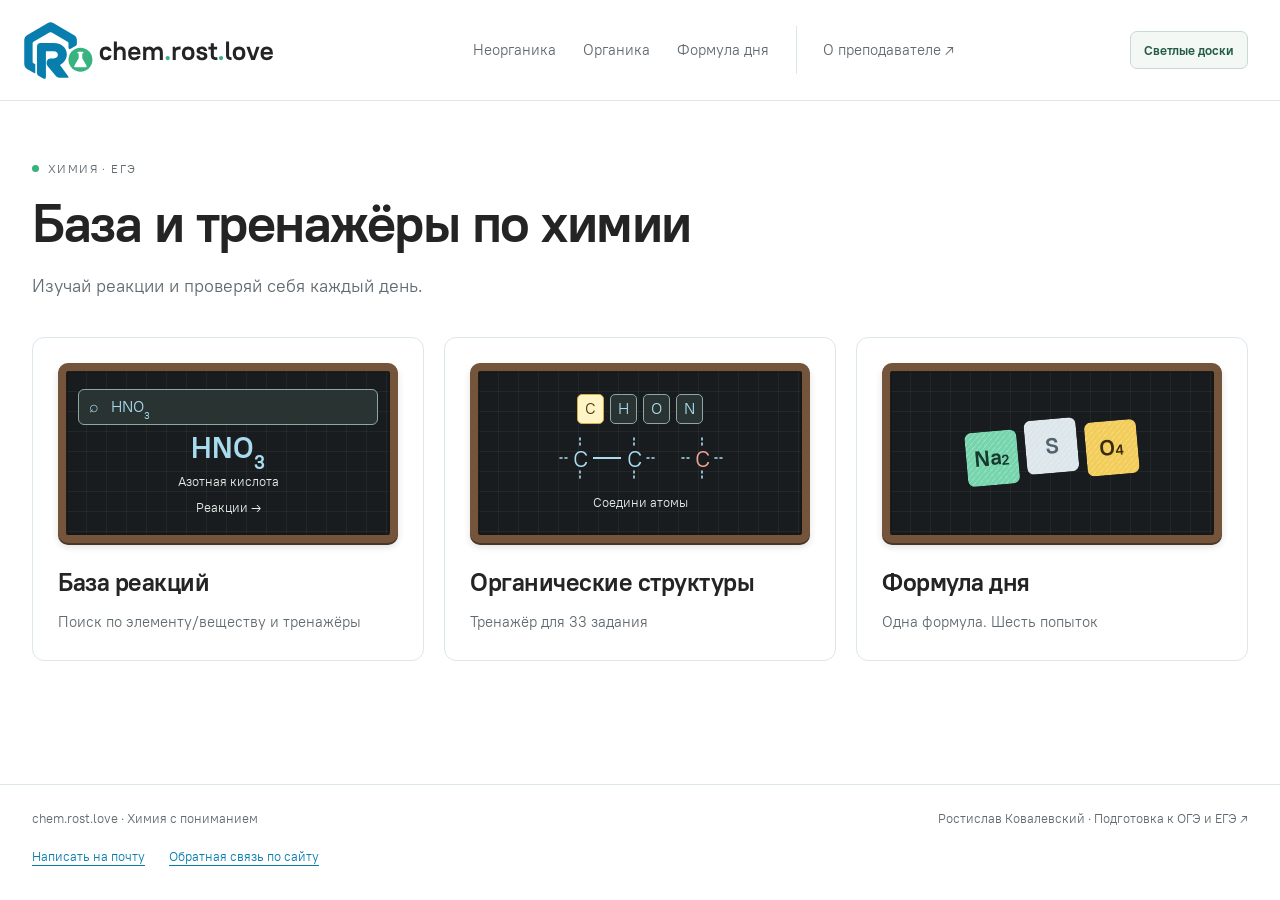
<file: index.html>
<!doctype html>
<html lang="ru">
<head>
  <meta charset="utf-8">
  <meta name="viewport" content="width=device-width, initial-scale=1">
  <meta name="theme-color" content="#087eaf">
  <meta name="description" content="База неорганических реакций, тренажёр органических структур и ежедневная игра «Формула дня». Материалы для подготовки к ЕГЭ по химии от Ростислава Ковалевского.">
  <link rel="canonical" href="https://chem.rost.love/">
  <title>Химия · База реакций и тренажёры · chem.rost.love</title>
  <link rel="icon" href="/logo/chem/favicon.ico" sizes="any">
  <link rel="icon" type="image/png" sizes="32x32" href="/logo/chem/icon-32.png">
  <link rel="icon" type="image/svg+xml" href="/logo/chem/favicon.svg">
  <link rel="apple-touch-icon" sizes="180x180" href="/logo/chem/apple-touch-icon.png">
  <link rel="manifest" href="/logo/chem/site.webmanifest">
  <link rel="stylesheet" href="/home.css?v=20261025-art2">
  <script src="/home.js?v=20261025-home1"></script>
<link rel="stylesheet" href="/header-layout.css?v=20261026-alignment"><link rel="stylesheet" href="/contact-links.css?v=20261031"><link rel="stylesheet" href="/board-theme.css?v=20261107-homeboards2"><script src="/chalk-ui.js?v=20261107-feedback"></script></head>
<body>
  <a class="skip-link" href="#main">К содержимому</a>
  <header class="site-header">
    <div class="header-inner">
      <a class="site-logo" href="/" aria-label="chem.rost.love — главная"><img src="/logo/chem/logo-horizontal.svg" width="585" height="168" alt="chem.rost.love" fetchpriority="high"></a>
      <nav class="home-nav" aria-label="Основная навигация">
        <a href="/inorganic">Неорганика</a><a href="/organic/structures">Органика</a><a href="/fordle">Формула дня</a>
        <a class="teacher-link" href="https://rost.love/">О преподавателе <span aria-hidden="true">↗</span></a>
      </nav>
    </div>
  </header>
  <main class="home-main" id="main" tabindex="-1">
    <div class="home-intro">
      <div class="home-eyebrow">Химия · ЕГЭ</div>
      <h1>База и тренажёры по химии</h1>
      <p>Изучай реакции и проверяй себя каждый день.</p>
    </div>
    <section class="home-grid" aria-label="Материалы и тренажёры">
<a class="material-card" href="/inorganic/" aria-label="База реакций">
<div class="card-art home-tool chalkboard" aria-hidden="true"><div class="mini-search">⌕ &nbsp; HNO<sub>3</sub></div><div class="cuo">HNO<sub>3</sub></div><div class="caption">Азотная кислота</div><div class="caption">Реакции →</div></div>
<h2>База реакций</h2><p class="card-description">Поиск по элементу/веществу и тренажёры</p></a>
<a class="material-card" href="/organic/structures/" aria-label="Органические структуры">
<div class="card-art home-tool chalkboard" aria-hidden="true"><div class="atom-row"><span>C</span><span>H</span><span>O</span><span>N</span></div><svg class="molecule" viewBox="0 0 194 58" aria-hidden="true">
  <path d="M50 29H78" fill="none" stroke="currentColor" stroke-width="2"/>
  <path class="molecule-stubs" d="M24 29H15 M37 16V7 M37 42V51 M104 29H113 M91 16V7 M91 42V51 M146 29H137 M172 29H181 M159 16V7 M159 42V51"
    fill="none" stroke="currentColor" stroke-width="1.6" stroke-dasharray="2 3" stroke-linecap="round"/>
  <g fill="currentColor" text-anchor="middle" dominant-baseline="central" font-size="23">
    <text x="37" y="29">C</text><text x="91" y="29">C</text><text class="molecule-loose" x="159" y="29">C</text>
  </g>
</svg><div class="caption">Соедини атомы</div></div>
<h2>Органические структуры</h2><p class="card-description">Тренажёр для 33 задания</p></a>
<a class="material-card" href="/fordle/" aria-label="Формула дня">
<div class="card-art chalkboard" aria-hidden="true"><div class="wordle-tiles"><span>Na<sub>2</sub></span><span>S</span><span>O<sub>4</sub></span></div></div>
<h2>Формула дня</h2><p class="card-description">Одна формула. Шесть попыток</p></a>
</section>
  </main>
  <footer class="home-footer"><span>chem.rost.love · Химия с пониманием</span><a href="https://rost.love/">Ростислав Ковалевский · Подготовка к ОГЭ и ЕГЭ <span aria-hidden="true">↗</span></a><nav class="footer-contacts" aria-label="Контакты"><a href="mailto:mail@rost.love">Написать на почту</a><a href="mailto:feedback@rost.love">Обратная связь по сайту</a></nav></footer>
</body>
</html>
</file>
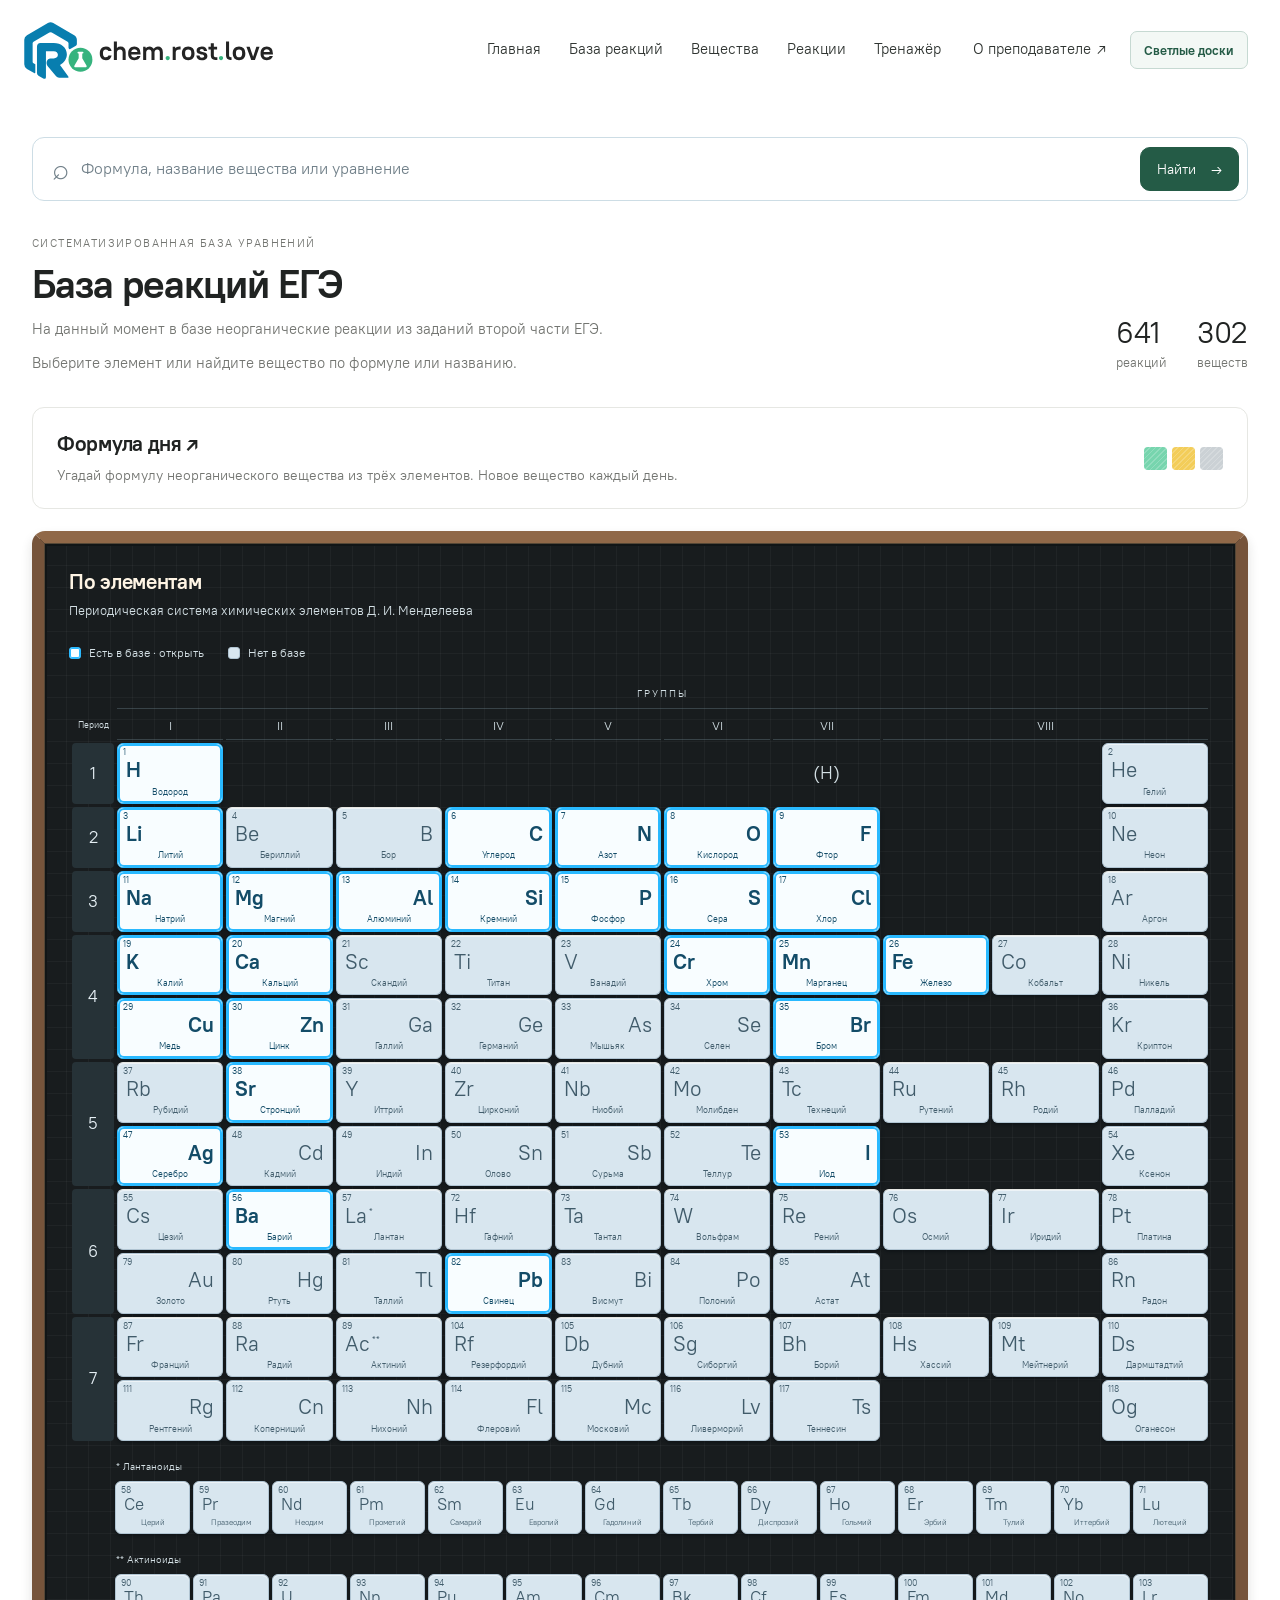
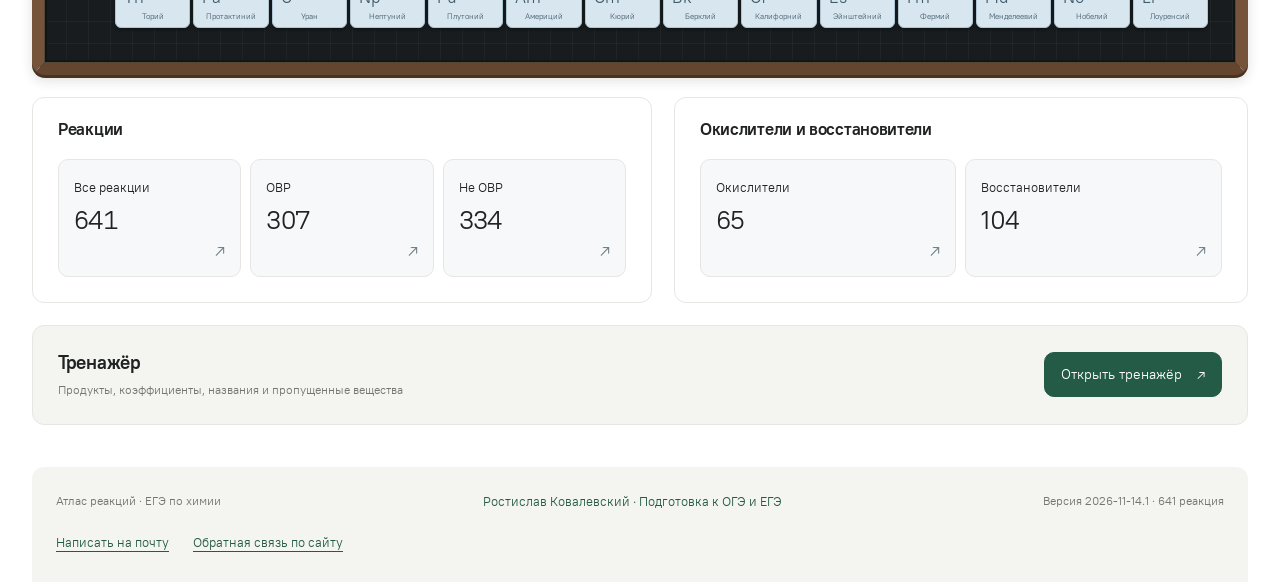
<file: fordle/index.html>
<!doctype html>
<html lang="ru">
<head>
  <meta charset="utf-8">
  <meta name="viewport" content="width=device-width, initial-scale=1">
  <meta name="theme-color" content="#087eaf">
  <meta name="description" content="Угадай формулу неорганического вещества из трёх элементов. Новое вещество каждый день.">
  <link rel="canonical" href="https://chem.rost.love/fordle">
  <title>Формула дня · ЕГЭ по химии</title>
  <link rel="icon" href="/logo/wordle/favicon.ico" sizes="any">
  <link rel="icon" type="image/png" sizes="32x32" href="/logo/wordle/icon-32.png">
  <link rel="icon" type="image/svg+xml" href="/logo/wordle/favicon.svg">
  <link rel="apple-touch-icon" sizes="180x180" href="/logo/wordle/apple-touch-icon.png">
  <link rel="manifest" href="/logo/wordle/site.webmanifest">
  <link rel="stylesheet" href="/logo.css?v=20261025-aligned">
  <link rel="stylesheet" href="/styles.css?v=20261025-inline-alternatives">
  <link rel="stylesheet" href="/trainer.css?v=20261023-trainer2">
  <link rel="stylesheet" href="/rost-theme.css?v=20261024-aligned">
  <script src="/data.js?v=20261114-reserve" defer></script>
  <script src="/periodic.js" defer></script>
  <script src="/trainer-engine.js?v=20261107-approved" defer></script>
  <script src="/trainer.js?v=20261107-approved" defer></script>
  <link rel="stylesheet" href="/wordle.css?v=20261025-mobile-fixes">
  <script src="/wordle-engine.js?v=20261024-1" defer></script>
  <script src="/wordle-data.js?v=20261104-ege-addition" defer></script>
  <script src="/wordle-sharing.js?v=20261025-share1" defer></script>
  <script src="/wordle.js?v=20261107-feedback" defer></script>
  <script src="/app.js?v=20261026-fordle" defer></script>
<link rel="stylesheet" href="/header-layout.css?v=20261026-alignment"><link rel="stylesheet" href="/contact-links.css?v=20261031"><link rel="stylesheet" href="/chalk.css?v=20261107-layout2"><script src="/chalk-ui.js?v=20261107-feedback"></script><link rel="stylesheet" href="/board-theme.css?v=20261107-feedback2"></head>
<body>
  <a class="skip-link" href="#main">К содержимому</a>
  <header class="site-header">
    <div class="header-inner">
      <a class="brand site-logo" href="/" aria-label="chem.rost.love — главная"><img src="/logo/chem/logo-horizontal.svg" width="585" height="168" alt="chem.rost.love" fetchpriority="high"></a>
      <nav class="top-nav" aria-label="Основная навигация"><a href="/">Главная</a><a href="/inorganic/">База реакций</a><a href="/inorganic/#/substances" data-nav="substances">Вещества</a><a href="/inorganic/#/reactions" data-nav="reactions">Реакции</a><a href="/inorganic/#/trainer" data-nav="trainer">Тренажёр</a><a class="teacher-link" href="https://rost.love/">О преподавателе <span aria-hidden="true">↗</span></a></nav>
    </div>
  </header>
  <div class="page-wrap">
    <div class="search-shell" id="search-shell">
      <form id="global-search" role="search"><label class="sr-only" for="query">Поиск по формулам, названиям и уравнениям</label><span class="search-icon" aria-hidden="true">⌕</span><input id="query" placeholder="Формула, название вещества или уравнение" autocomplete="off" aria-controls="search-suggestions"><button type="submit" class="button primary">Найти <span aria-hidden="true">→</span></button></form>
      <div id="search-suggestions" class="suggestions" hidden></div>
    </div>
    <main id="main" tabindex="-1"></main>
    <footer class="site-footer"><span>Атлас реакций · ЕГЭ по химии</span><a class="teacher-credit" href="https://rost.love/">Ростислав Ковалевский · Подготовка к ОГЭ и ЕГЭ</a><span id="dataset-label"></span><nav class="footer-contacts" aria-label="Контакты"><a href="mailto:mail@rost.love">Написать на почту</a><a href="mailto:feedback@rost.love">Обратная связь по сайту</a></nav></footer>
  </div>
  <div id="toast" class="toast" role="status" hidden></div>
</body>
</html>
</file>
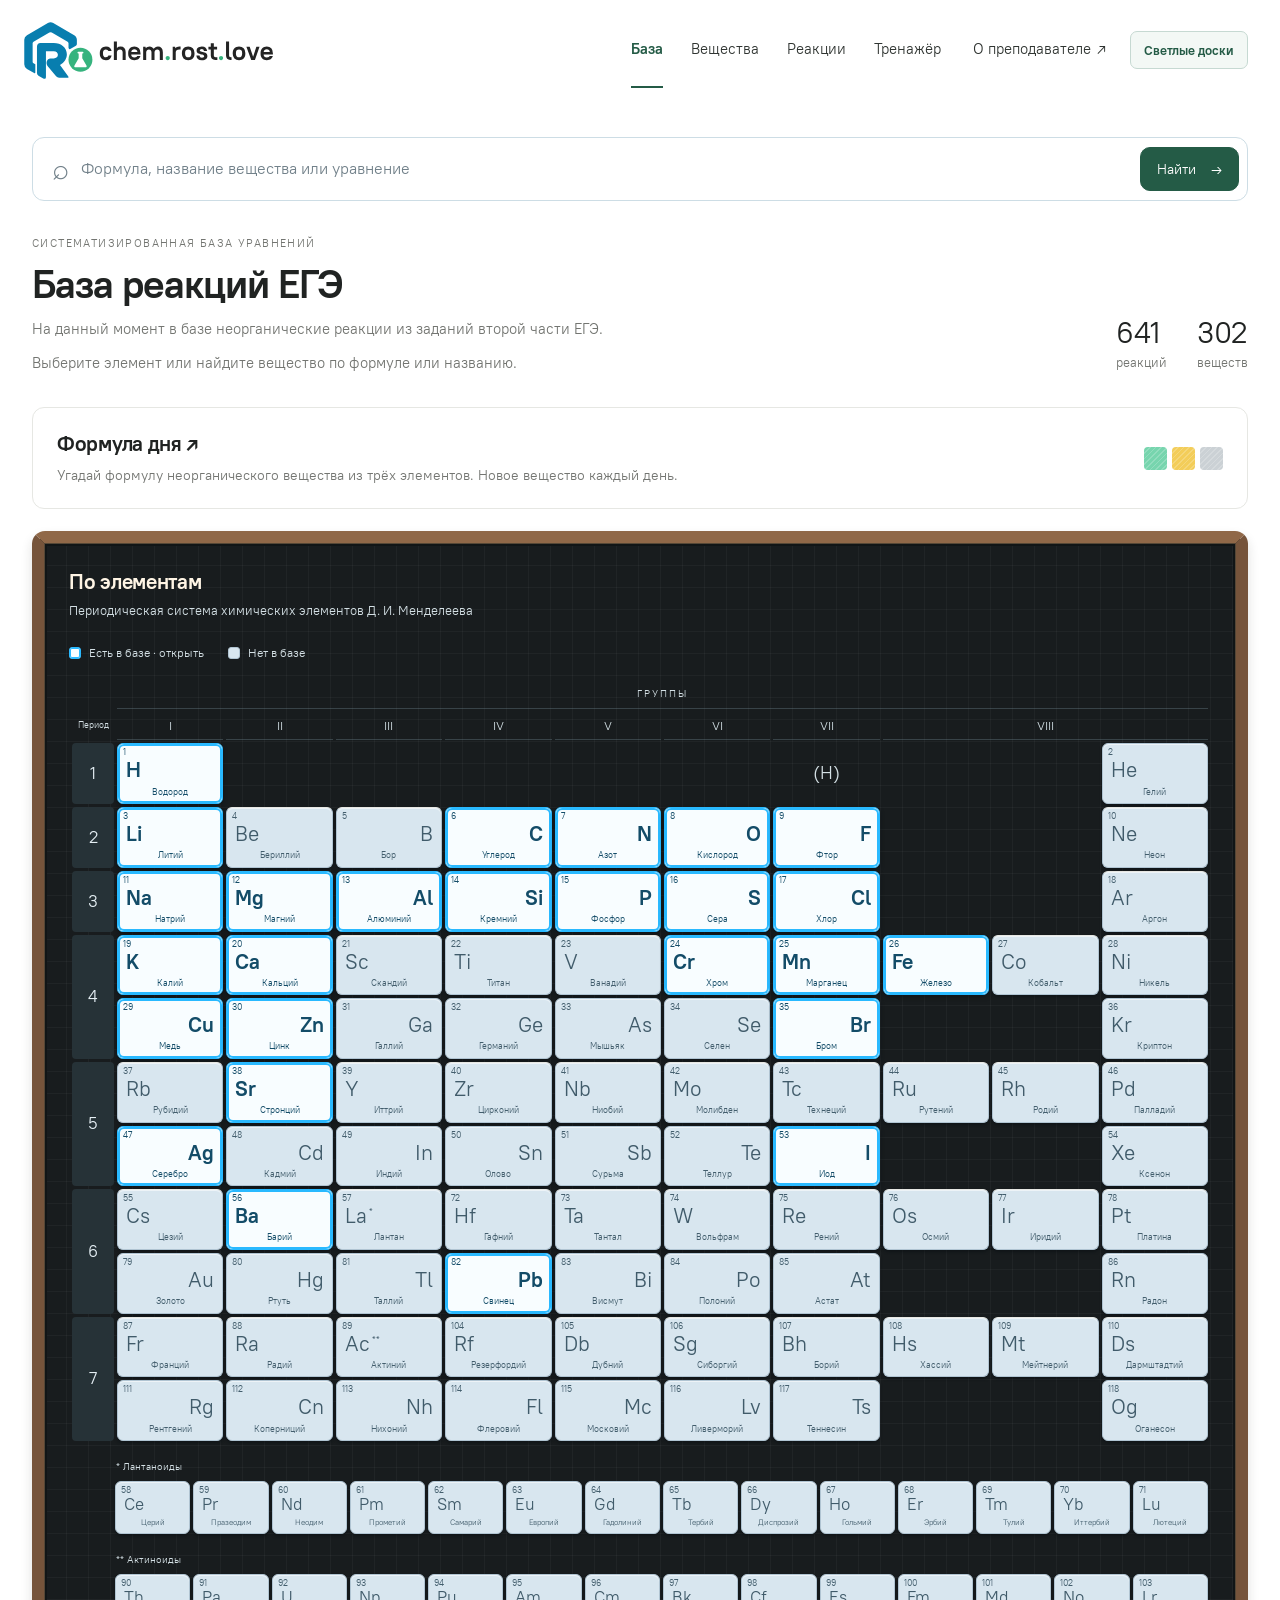
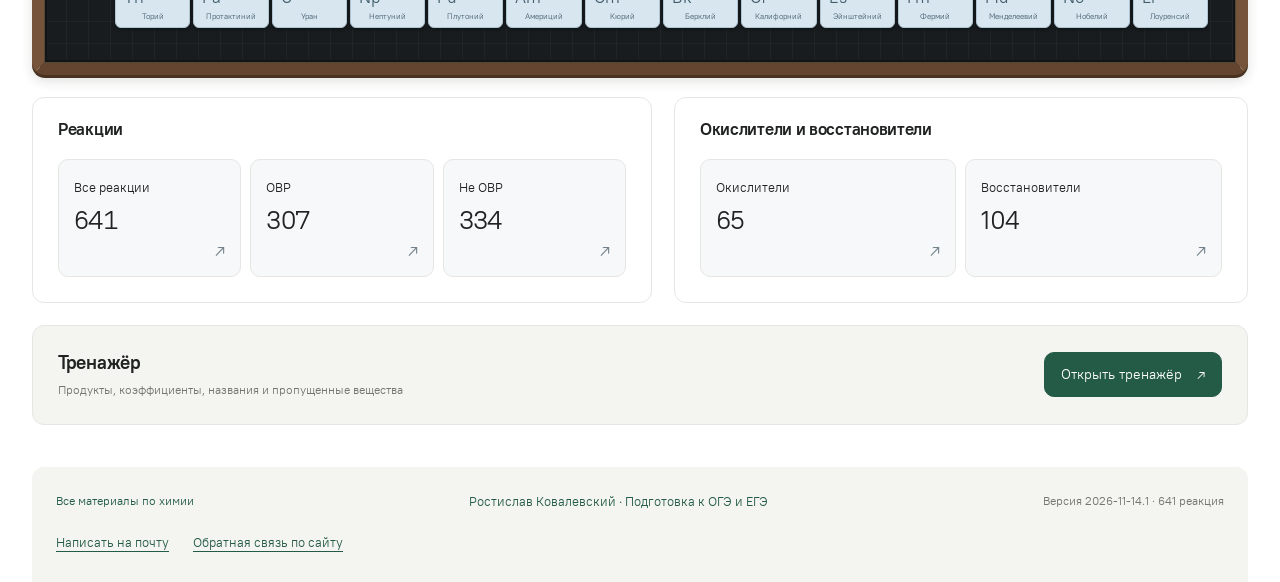
<file: inorganic/index.html>
<!doctype html>
<html lang="ru">
<head>
  <meta charset="utf-8">
  <meta name="viewport" content="width=device-width, initial-scale=1">
  <meta name="theme-color" content="#087eaf">
  <meta name="description" content="База реакций ЕГЭ по химии. Вещества по классам и элементам, степени окисления, ОВР, окислители и восстановители.">
  <link rel="canonical" href="https://chem.rost.love/inorganic">
  <title>Атлас реакций · ЕГЭ по химии</title>
  <link rel="icon" href="/logo/chem/favicon.ico" sizes="any">
  <link rel="icon" type="image/png" sizes="32x32" href="/logo/chem/icon-32.png">
  <link rel="icon" type="image/svg+xml" href="/logo/chem/favicon.svg">
  <link rel="apple-touch-icon" sizes="180x180" href="/logo/chem/apple-touch-icon.png">
  <link rel="manifest" href="/logo/chem/site.webmanifest">
  <link rel="stylesheet" href="/logo.css?v=20261025-aligned">
  <link rel="stylesheet" href="/styles.css?v=20261025-inline-alternatives">
  <link rel="stylesheet" href="/trainer.css?v=20261023-trainer2">
  <link rel="stylesheet" href="/rost-theme.css?v=20261026-alignment">
  <script src="/data.js?v=20261114-reserve" defer></script>
  <script src="/periodic.js" defer></script>
  <script src="/trainer-engine.js?v=20261107-approved" defer></script>
  <script src="/trainer.js?v=20261107-approved" defer></script>
  <link rel="stylesheet" href="/wordle.css?v=20261025-mobile-fixes">
  <script src="/wordle-engine.js?v=20261024-1" defer></script>
  <script src="/wordle-data.js?v=20261104-ege-addition" defer></script>
  <script src="/wordle-sharing.js?v=20261025-share1" defer></script>
  <script src="/wordle.js?v=20261107-feedback" defer></script>
  <script src="/app.js?v=20261026-alignment" defer></script>
<link rel="stylesheet" href="/header-layout.css?v=20261026-alignment"><link rel="stylesheet" href="/contact-links.css?v=20261031"><link rel="stylesheet" href="/chalk.css?v=20261107-layout2"><script src="/chalk-ui.js?v=20261107-feedback"></script><link rel="stylesheet" href="/board-theme.css?v=20261107-feedback2"></head>
<body>
  <a class="skip-link" href="#main">К содержимому</a>
  <header class="site-header">
    <div class="header-inner">
      <a class="brand site-logo" href="/" aria-label="chem.rost.love — главная"><img src="/logo/chem/logo-horizontal.svg" width="585" height="168" alt="chem.rost.love" fetchpriority="high"></a>
      <nav class="top-nav" aria-label="Основная навигация"><a href="/inorganic/#/" data-nav="home">База</a><a href="/inorganic/#/substances" data-nav="substances">Вещества</a><a href="/inorganic/#/reactions" data-nav="reactions">Реакции</a><a href="/inorganic/#/trainer" data-nav="trainer">Тренажёр</a><a class="teacher-link" href="https://rost.love/">О преподавателе <span aria-hidden="true">↗</span></a></nav>
    </div>
  </header>
  <div class="page-wrap">
    <div class="search-shell" id="search-shell">
      <form id="global-search" role="search"><label class="sr-only" for="query">Поиск по формулам, названиям и уравнениям</label><span class="search-icon" aria-hidden="true">⌕</span><input id="query" placeholder="Формула, название вещества или уравнение" autocomplete="off" aria-controls="search-suggestions"><button type="submit" class="button primary">Найти <span aria-hidden="true">→</span></button></form>
      <div id="search-suggestions" class="suggestions" hidden></div>
    </div>
    <main id="main" tabindex="-1"></main>
    <footer class="site-footer"><a href="/">Все материалы по химии</a><a class="teacher-credit" href="https://rost.love/">Ростислав Ковалевский · Подготовка к ОГЭ и ЕГЭ</a><span id="dataset-label"></span><nav class="footer-contacts" aria-label="Контакты"><a href="mailto:mail@rost.love">Написать на почту</a><a href="mailto:feedback@rost.love">Обратная связь по сайту</a></nav></footer>
  </div>
  <div id="toast" class="toast" role="status" hidden></div>
</body>
</html>
</file>
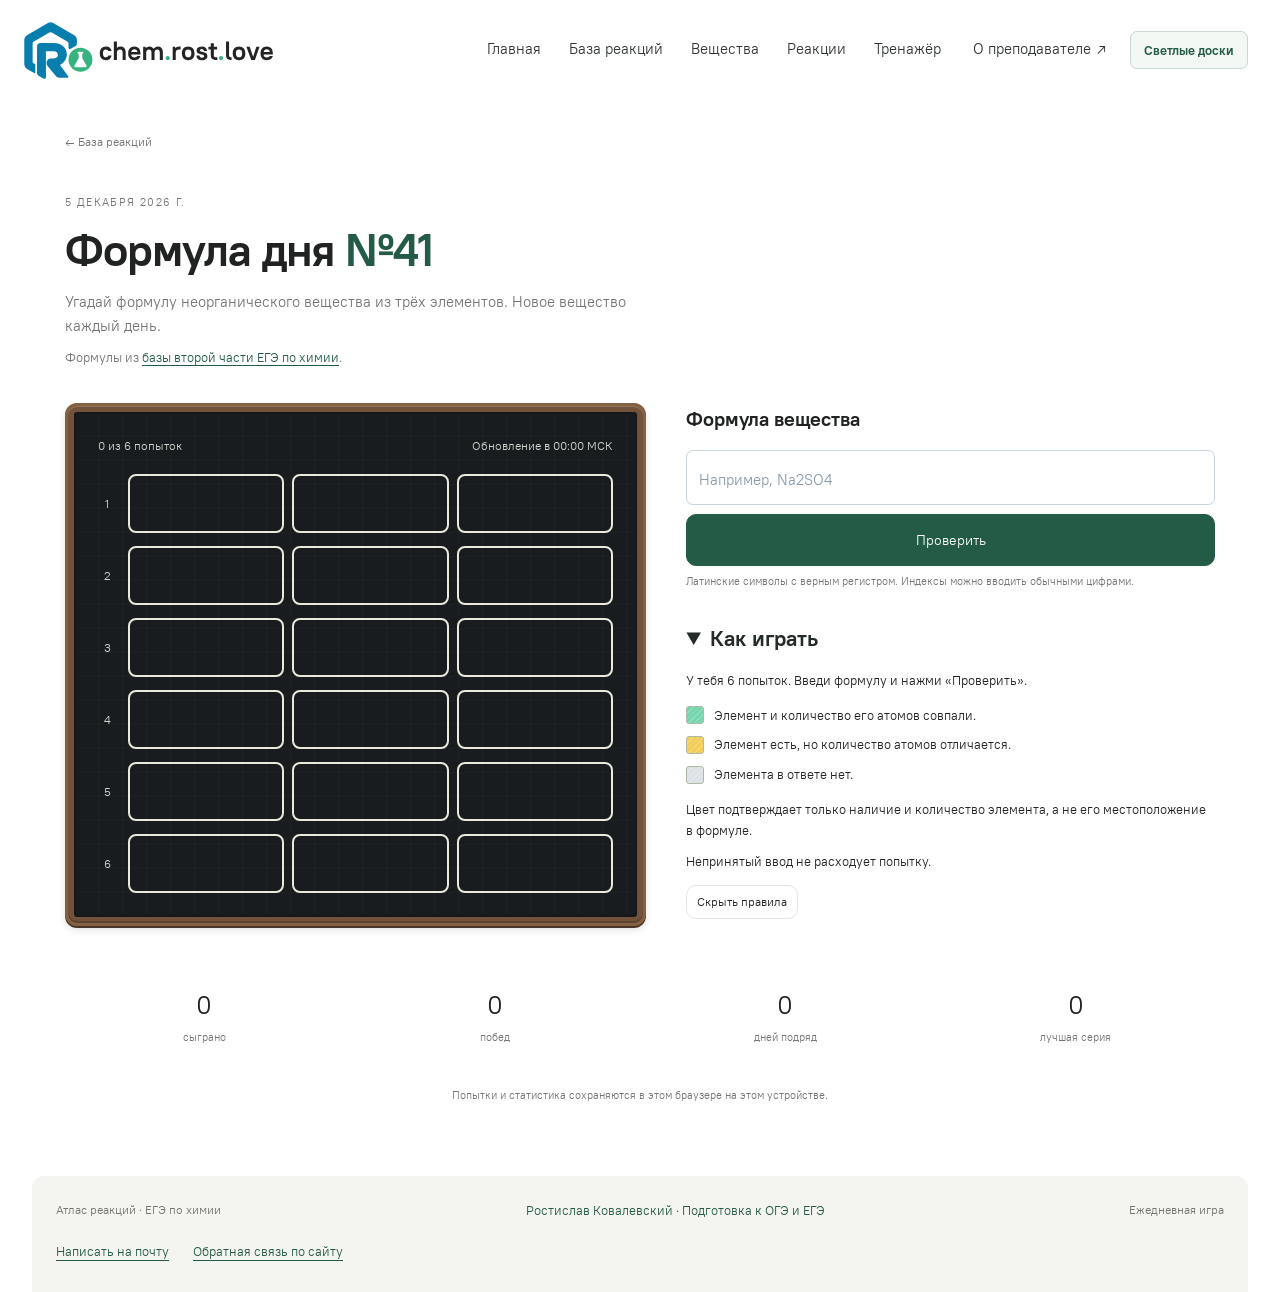
<file: wordle/index.html>
<!doctype html>
<html lang="ru">
<head>
  <meta charset="utf-8">
  <meta name="viewport" content="width=device-width, initial-scale=1">
  <title>Формула дня — новый адрес</title>
  <link rel="canonical" href="https://chem.rost.love/fordle">
  <script src="/wordle-redirect.js"></script>
  <meta http-equiv="refresh" content="0;url=/fordle">
<link rel="stylesheet" href="/chalk.css?v=20261107-layout2"><script src="/chalk-ui.js?v=20261107-feedback"></script><link rel="stylesheet" href="/board-theme.css?v=20261107-feedback2"></head>
<body>
  <p>«Формула дня» переехала. <a href="/fordle">Открыть игру</a>.</p>
</body>
</html>
</file>
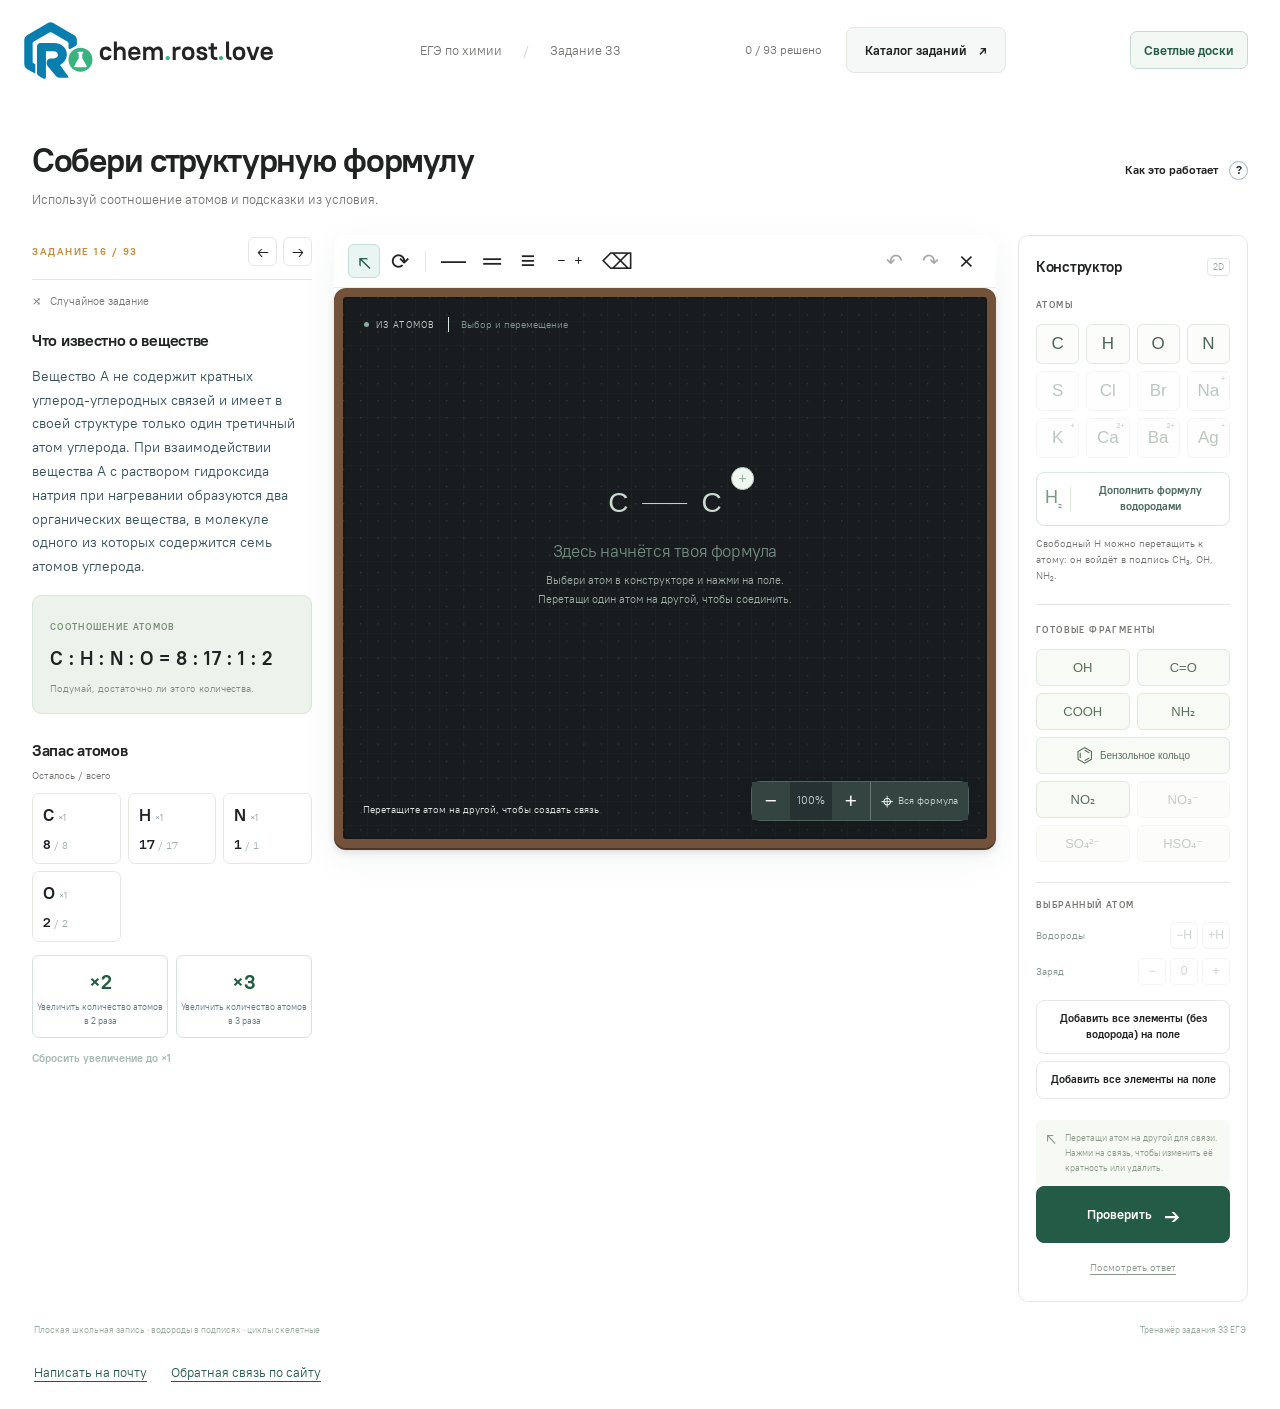
<file: organic/structures/index.html>
<!doctype html>
<html lang="ru"><head><base href="/organic/structures/"><link rel="icon" href="/logo/chem/favicon.svg" type="image/svg+xml"><meta charset="utf-8"><meta name="viewport" content="width=device-width, initial-scale=1"><meta name="theme-color" content="#143b48"><meta name="description" content="Соберите органическую формулу из атомов: учебный тренажёр задания 33 ЕГЭ по химии."><title>Собери структурную формулу · Органическая химия</title><link rel="stylesheet" href="styles.css?v=20261027-rotation"><link rel="stylesheet" href="/organic/structures/logo.css?v=20261025-heading"><link rel="stylesheet" href="/header-layout.css?v=20261026-alignment"><link rel="stylesheet" href="/contact-links.css?v=20261031"><link rel="stylesheet" href="/chalk.css?v=20261107-layout2"><script src="/chalk-ui.js?v=20261107-feedback"></script><link rel="stylesheet" href="/board-theme.css?v=20261107-feedback2"></head>
<body class="structure-trainer">
<header class="topbar"><a class="brand chem-logo" href="/" aria-label="chem.rost.love — главная"><img src="/logo/chem/logo-horizontal.svg" width="585" height="168" alt="chem.rost.love" fetchpriority="high"></a><div class="header-middle">ЕГЭ по химии <span> / </span> Задание 33</div><div class="header-actions"><span id="progress">0 / 81 решено</span><a id="catalog-open" href="catalog.html" class="button quiet">Каталог заданий <span>↗</span></a></div></header>
<main>
<div class="page-heading"><div><h1>Собери структурную формулу</h1><p class="page-subtitle">Используй соотношение атомов и подсказки из условия.</p></div><button id="help-open" class="text-button">Как это работает <span class="question-icon">?</span></button></div>
<div class="workspace">
<aside class="lesson-panel">
 <div class="task-nav"><span id="task-number" class="eyebrow"></span><div><button id="previous" class="icon-button" aria-label="Предыдущее задание">←</button><button id="next" class="icon-button" aria-label="Следующее задание">→</button></div></div>
 <button id="random" class="text-button random-button">⤨ &nbsp; Случайное задание</button>
 <h2>Что известно о веществе</h2><p id="condition" class="condition"></p>
 <div class="ratio-box"><span class="eyebrow">СООТНОШЕНИЕ АТОМОВ</span><div id="ratio"></div><p>Подумай, достаточно ли этого количества.</p></div>
 <section class="budget-section"><div class="section-title"><h2>Запас атомов</h2></div><p class="small muted">Осталось / всего</p><div id="budget" class="budget-grid"></div>
 <div class="multiply-buttons"><button id="multiply-2" class="multiply"><b>×2</b><span>Увеличить количество атомов<br>в 2 раза</span></button><button id="multiply-3" class="multiply"><b>×3</b><span>Увеличить количество атомов<br>в 3 раза</span></button></div><button id="reset-multiplier" class="text-button reset-multiplier">Сбросить увеличение до ×1</button><p id="budget-excess" class="budget-excess" role="status" hidden></p></section>
</aside>
<section class="editor-card" aria-label="Редактор структурной формулы"><div id="completed-banner" class="completed-banner" role="status" hidden><div><strong>Задание решено</strong><button id="retry-task" class="text-button">Попробовать ещё раз</button></div><button id="next-unsolved" class="button primary">Следующее задание →</button></div>
 <div class="editor-toolbar"><div class="toolbar-group"><button data-tool="select" class="tool icon-tool" title="Выбрать и переместить (V)" aria-label="Выбрать и переместить">↖</button><button data-tool="rotate" class="tool icon-tool" title="Повернуть молекулу (R)" aria-label="Повернуть молекулу">⟳</button><span class="toolbar-divider"></span><button data-order="1" class="tool bond-tool active" title="Одинарная связь (1)">—</button><button data-order="2" class="tool bond-tool" title="Двойная связь (2)">═</button><button data-order="3" class="tool bond-tool" title="Тройная связь (3)">≡</button><button data-tool="ionic" class="tool ion-tool" title="Ионное соседство">− &nbsp;+</button><button data-tool="erase" class="tool icon-tool" title="Удалить атом или связь (E)" aria-label="Ластик">⌫</button></div><div class="toolbar-group"><button id="undo" class="tool" aria-label="Отменить" title="Отменить (Ctrl Z)">↶</button><button id="redo" class="tool" aria-label="Повторить" title="Повторить (Ctrl Shift Z)">↷</button><button id="clear" class="tool" aria-label="Очистить поле" title="Очистить поле">⨯</button></div></div>
 <div class="canvas-wrap"><div class="canvas-label"><span class="live-dot"></span> ИЗ АТОМОВ <span id="tool-description">Углерод · одинарная связь</span></div>
 <div id="molecule-rotation" class="molecule-rotation" role="group" aria-label="Поворот всей молекулы" hidden><span>Вся молекула</span><button data-rotate-molecule="-15" aria-label="Повернуть молекулу на 15 градусов против часовой стрелки">↶ 15°</button><button data-rotate-molecule="15" aria-label="Повернуть молекулу на 15 градусов по часовой стрелке">↷ 15°</button></div>
 <div id="placement-cue" class="placement-cue" role="status" aria-live="polite" hidden></div>
 <div id="bond-menu" class="bond-menu" role="group" aria-label="Изменить связь" hidden><span>Кратность связи</span><div class="bond-menu-orders"><button data-bond-order="1" aria-label="Одинарная связь">—</button><button data-bond-order="2" aria-label="Двойная связь">═</button><button data-bond-order="3" aria-label="Тройная связь">≡</button></div><div class="rotation-controls"><span id="rotation-caption">Направление фрагмента</span><div><button data-turn="-1" aria-label="Повернуть фрагмент против часовой стрелки">↶</button><button data-turn="1" aria-label="Повернуть фрагмент по часовой стрелке">↷</button></div><button data-mirror>Отразить фрагмент</button></div><button data-align-molecule class="align-molecule" title="Повернуть всю молекулу, сохранив форму">По горизонтали <span>вся молекула</span></button><button data-delete-bond class="delete-bond">Удалить связь</button></div>
 <svg id="canvas" viewBox="0 0 900 660" tabindex="0" role="application" aria-label="Поле для сборки молекулы. Выберите элемент, затем нажмите на поле."><defs><pattern id="dots" width="24" height="24" patternUnits="userSpaceOnUse"><circle cx="1" cy="1" r=".8" fill="#cddcdf"/></pattern></defs><rect x="-10000" y="-10000" width="20000" height="20000" fill="url(#dots)"/><g id="drawing"></g></svg>
 <div id="empty-state" class="empty-state"><div class="empty-molecule"><span>C</span><i></i><span>C</span><em>+</em></div><h3>Здесь начнётся твоя формула</h3><p>Выбери атом в конструкторе и нажми на поле.<br>Перетащи один атом на другой, чтобы соединить.</p></div>
 <div class="zoom-controls"><button id="zoom-out" aria-label="Уменьшить масштаб">−</button><span id="zoom-label">100%</span><button id="zoom-in" aria-label="Увеличить масштаб">+</button><button id="fit" aria-label="Показать всю формулу" title="Показать всю формулу">⌖ <span>Вся формула</span></button></div>
 <div id="selection-info" class="selection-info">Перетащите атом на другой, чтобы создать связь</div>
 </div>
</section>
<aside class="palette-panel"><div class="palette-title"><h2>Конструктор</h2><span>2D</span></div>
 <section class="atom-builder"><p class="eyebrow palette-caption">АТОМЫ</p><div id="atom-palette" class="atom-palette"></div><div class="hydrogen-tools"><button id="fill-hydrogens" class="button hydrogen-button"><span>H<span class="sub">₂</span></span> Дополнить формулу водородами</button><p class="small muted palette-tip">Свободный H можно перетащить к атому: он войдёт в подпись CH₃, OH, NH₂.</p></div></section>
 <section class="fragment-builder"><p class="eyebrow palette-caption">ГОТОВЫЕ ФРАГМЕНТЫ</p><div id="group-palette" class="group-palette"></div><div class="selected-block"><p class="eyebrow palette-caption selected-caption">ВЫБРАННЫЙ АТОМ</p><div class="selected-controls"><div class="control-row"><span>Водороды</span><div><button id="remove-h" class="mini-button" aria-label="Убрать водород">−H</button><button id="add-h" class="mini-button" aria-label="Добавить водород">+H</button></div></div><div class="control-row"><span>Заряд</span><div><button data-charge="-1" class="mini-button">−</button><button data-charge="0" class="mini-button">0</button><button data-charge="1" class="mini-button">+</button></div></div></div></div></section>
 <div class="bulk-actions"><button id="add-all-heavy" class="button">Добавить все элементы (без водорода) на поле</button><button id="add-all-atoms" class="button">Добавить все элементы на поле</button></div>
 <div class="palette-note"><span>↖</span><p>Перетащи атом на другой для связи. Нажми на связь, чтобы изменить её кратность или удалить.</p></div>
 <div class="palette-submit"><button id="check" class="button primary">Проверить <span>→</span></button><div id="feedback" class="feedback" role="status" aria-live="polite" hidden></div><button id="answer-open" class="text-button answer-button">Посмотреть ответ</button></div>
</aside>
</div>
<footer class="page-footer"><span>Плоская школьная запись · водороды в подписях · циклы скелетные</span><span>Тренажёр задания 33 ЕГЭ</span><nav class="footer-contacts" aria-label="Контакты"><a href="mailto:mail@rost.love">Написать на почту</a><a href="mailto:feedback@rost.love">Обратная связь по сайту</a></nav></footer>
</main>
<dialog id="help-dialog" class="modal"><button class="modal-close icon-button" data-close="help-dialog" aria-label="Закрыть">×</button><p class="eyebrow">ТВОЙ МАЛЕНЬКИЙ ОРГАНИЧЕСКИЙ КОНСТРУКТОР</p><h2>От соотношения к структуре</h2><ol class="help-steps"><li><b>Прочитай условие.</b> В счётчике дано минимальное соотношение. Если нужно, увеличь запас атомов в 2 или 3 раза.</li><li><b>Собери углеродный скелет.</b> Выбери элемент в конструкторе и нажми на подсвеченное поле. Атом появится отдельно. Клик по существующему атому добавит выбранный элемент сразу со связью. Кнопки в конструкторе позволяют выложить сразу весь оставшийся запас.</li><li><b>Добавь связи и группы.</b> Перетащи один атом на другой — появится одинарная связь. Нажми на связь, чтобы выбрать одинарную, двойную, тройную или удалить её. Повторное нажатие инструмента возвращает к выбору и перемещению. Для соли используй − +.</li><li><b>Заполни свободные валентности.</b> Перетащи свободные H к атомам, используй +H или нажми «Дополнить формулу водородами», затем проверь ответ. Присоединённые H записываются в CH₃, OH, NH₂.</li></ol><div class="help-callout">Пунктир показывает свободные места. В меню связи можно повернуть или отразить присоединённый фрагмент. «По горизонтали» поворачивает всю молекулу по выбранной связи. Инструмент ⟳ (R) позволяет вращать молекулу перетаскиванием; Shift при перетаскивании задаёт шаг 15°. Кнопки ↶ 15° / ↷ 15° и клавиши ← / → поворачивают с шагом 15°, Shift + ← / → — с шагом 1°. Сброс ×1 возвращает исходный запас атомов, сохраняя рисунок. В режиме ↖ перетаскивание перемещает весь фрагмент; масштаб меняется двумя пальцами, колесом или кнопками. Ctrl Z — отмена.</div><button class="button primary" data-close="help-dialog">Попробовать →</button></dialog>
<dialog id="answer-dialog" class="modal answer-modal"><button class="modal-close icon-button" data-close="answer-dialog" aria-label="Закрыть">×</button><p class="eyebrow">ОТВЕТ К ЗАДАНИЮ</p><h2>Допустимые структуры</h2><p class="muted">Можно посмотреть ответ и затем попробовать решить задание самостоятельно.</p><div id="answer-content"></div></dialog>
<div id="toast" class="toast" role="status" aria-live="polite" hidden></div>
<script src="data.js?v=20261114-organic1"></script><script type="module" src="app.js?v=20261114-organic1"></script>
</body></html>
</file>
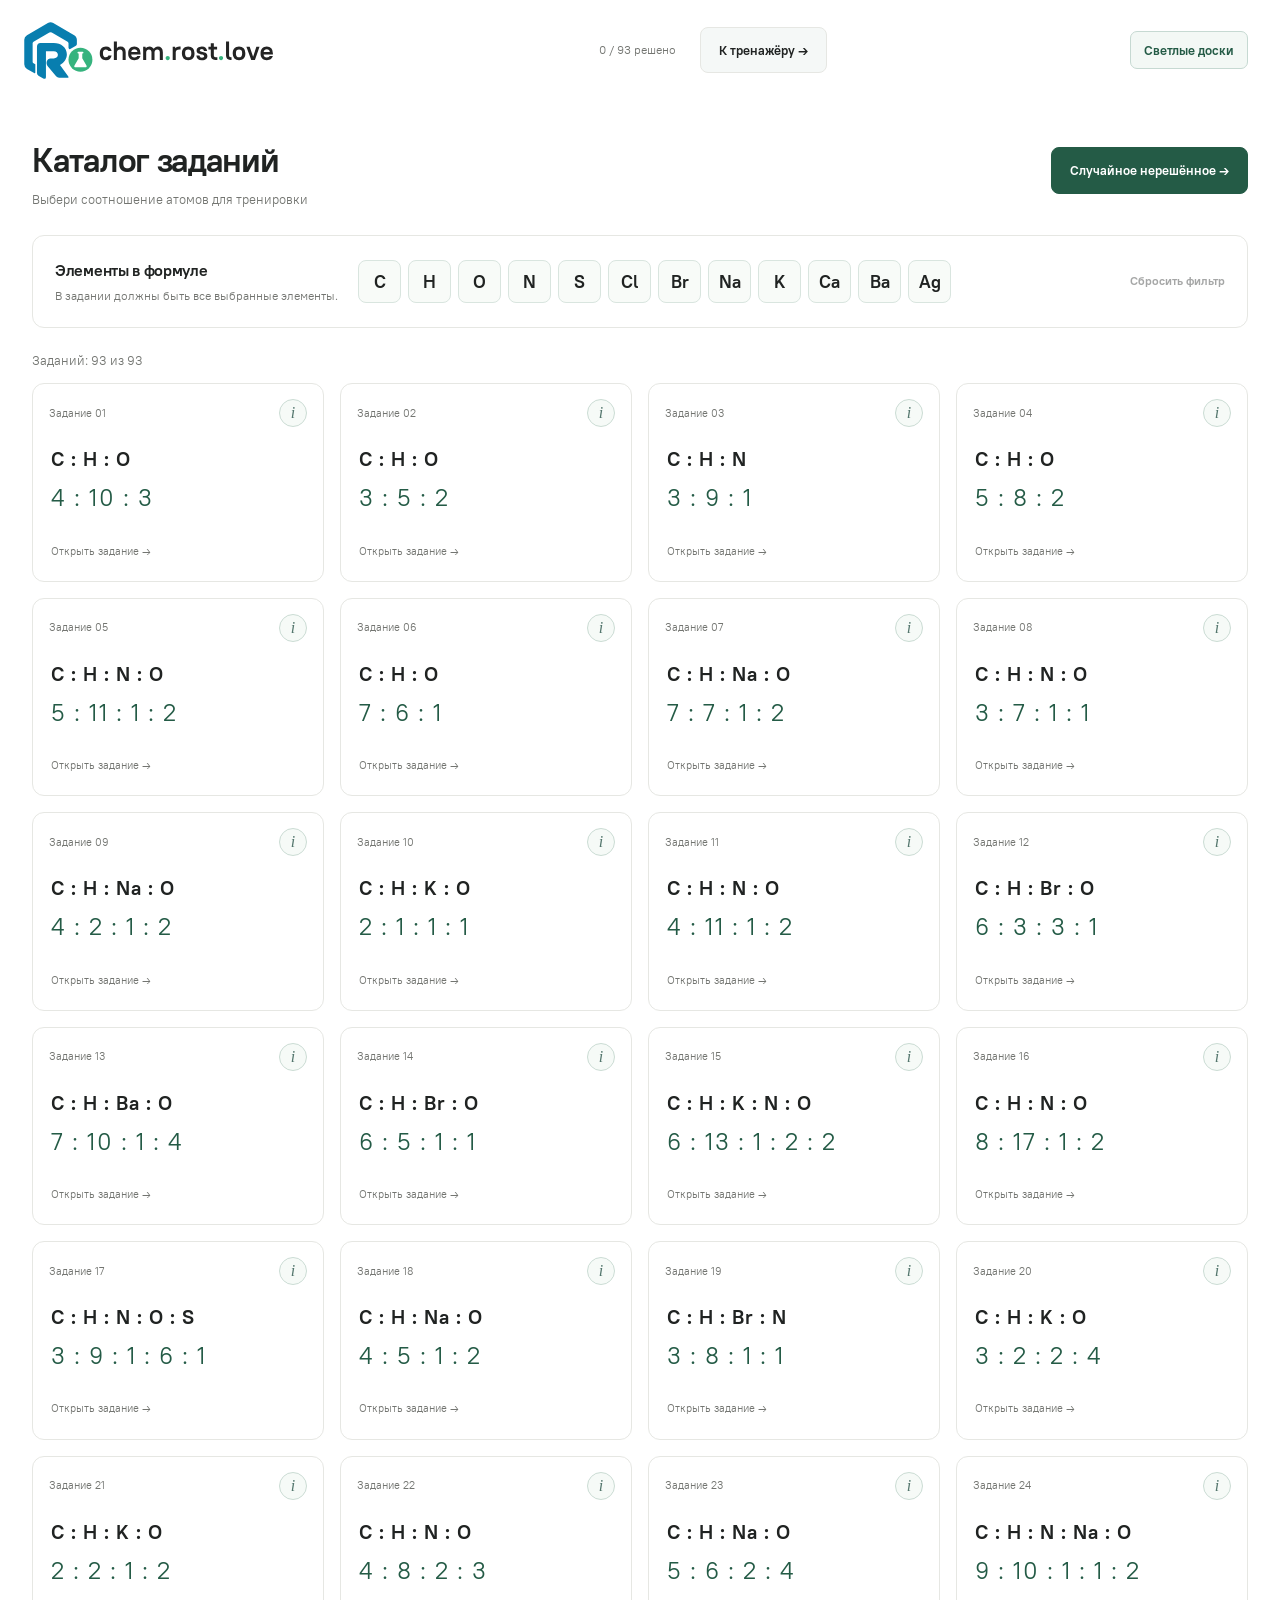
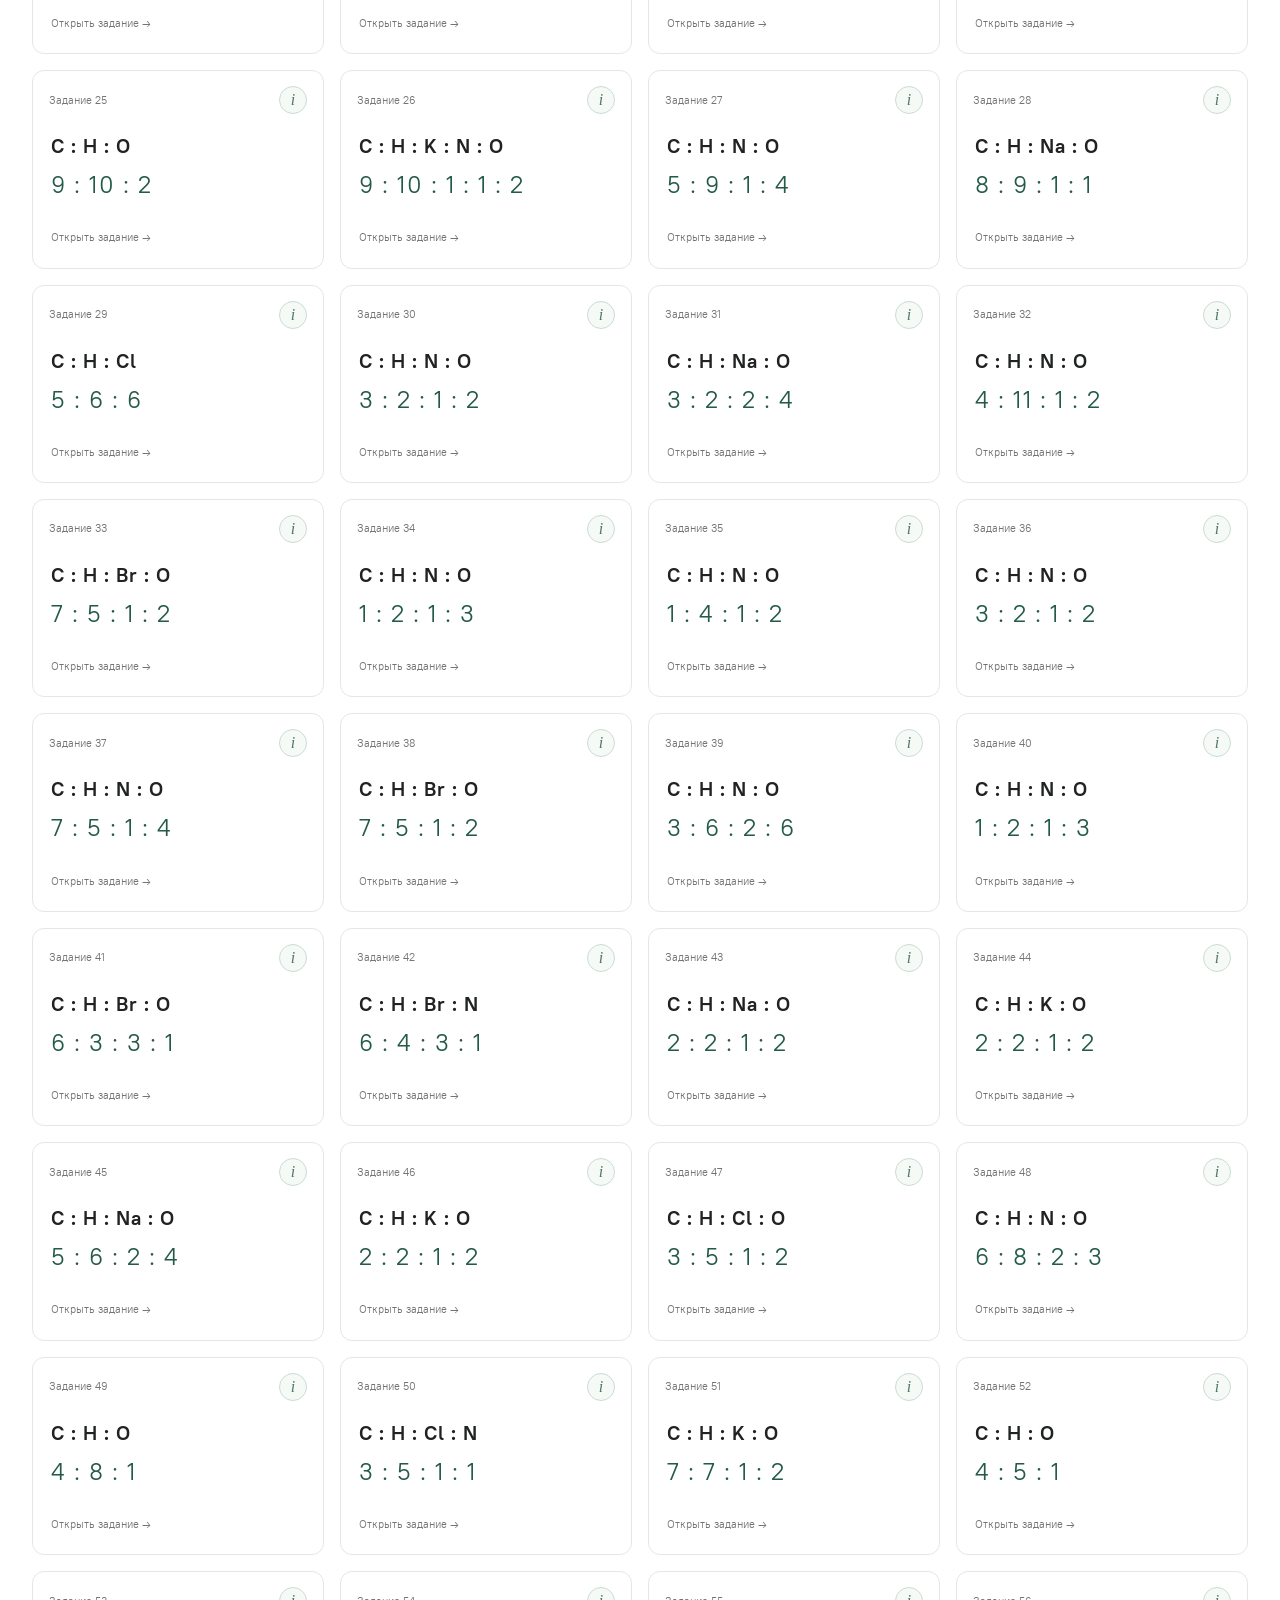
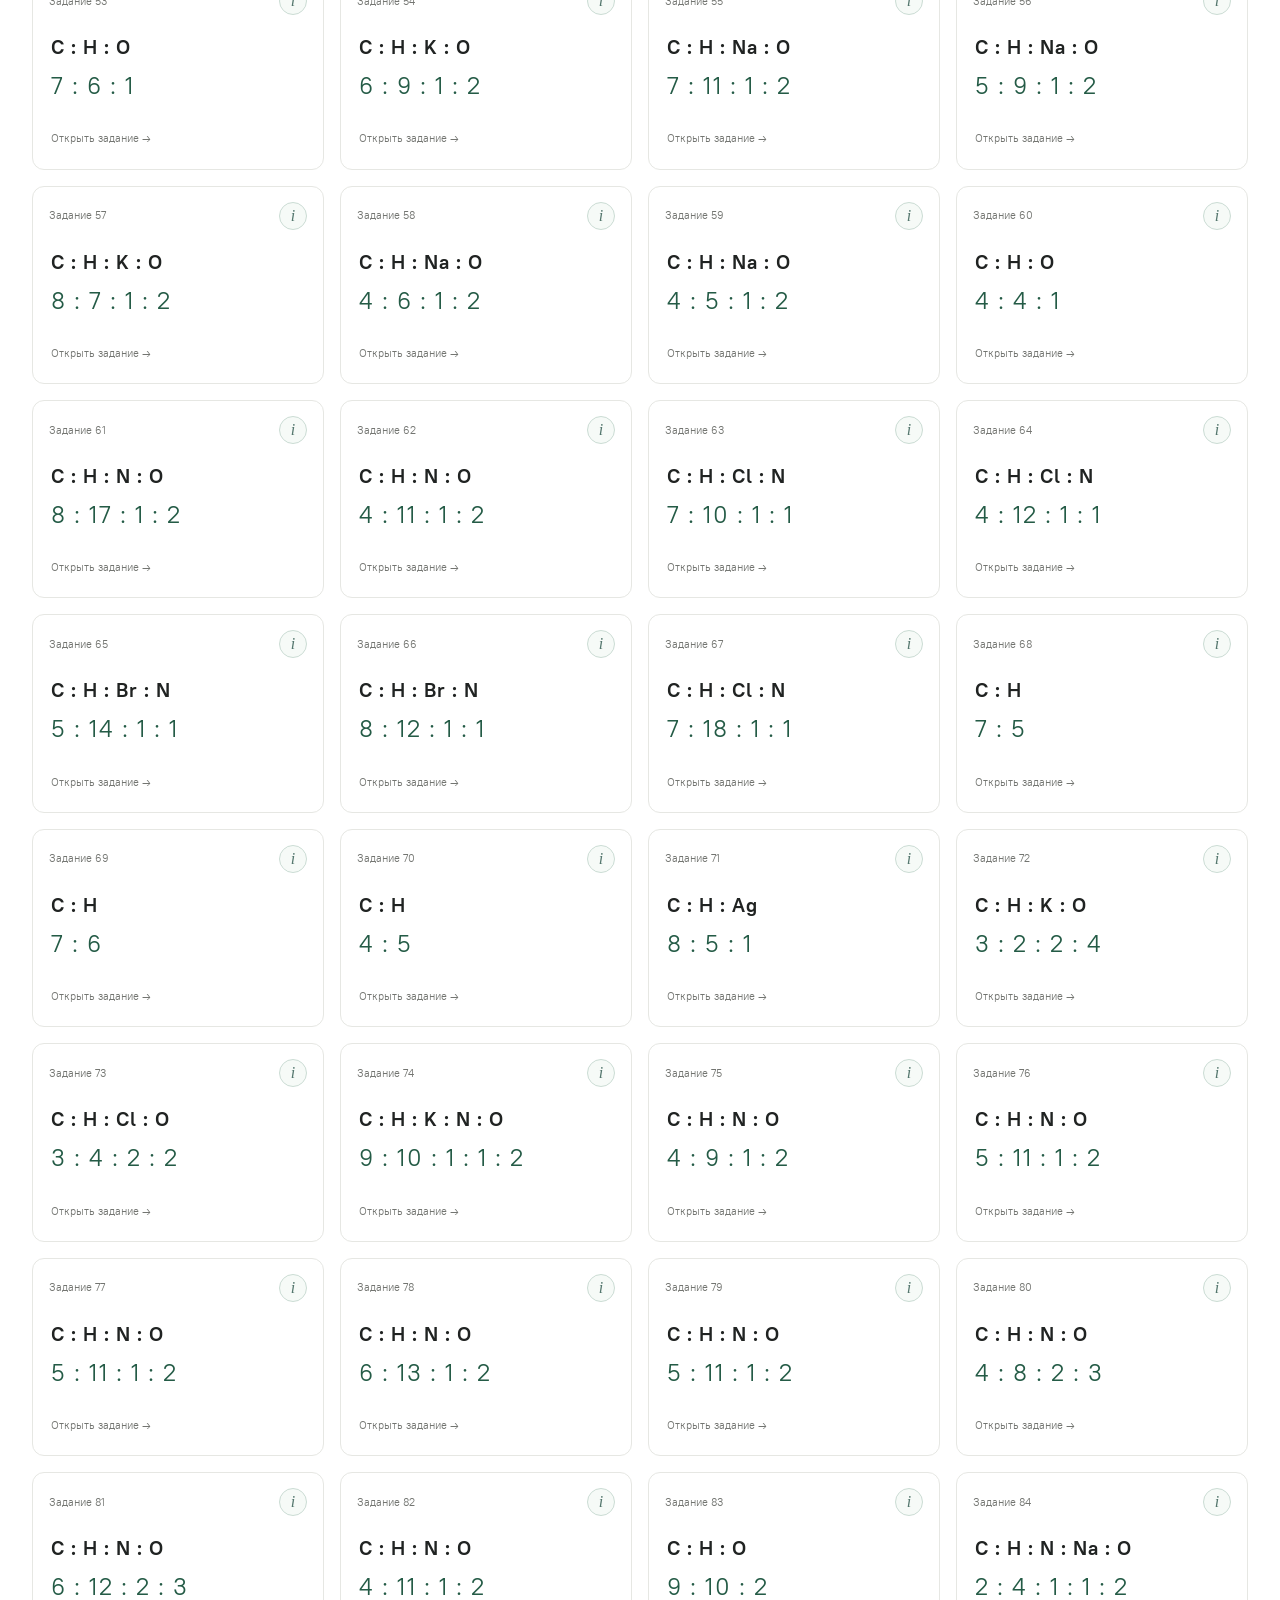
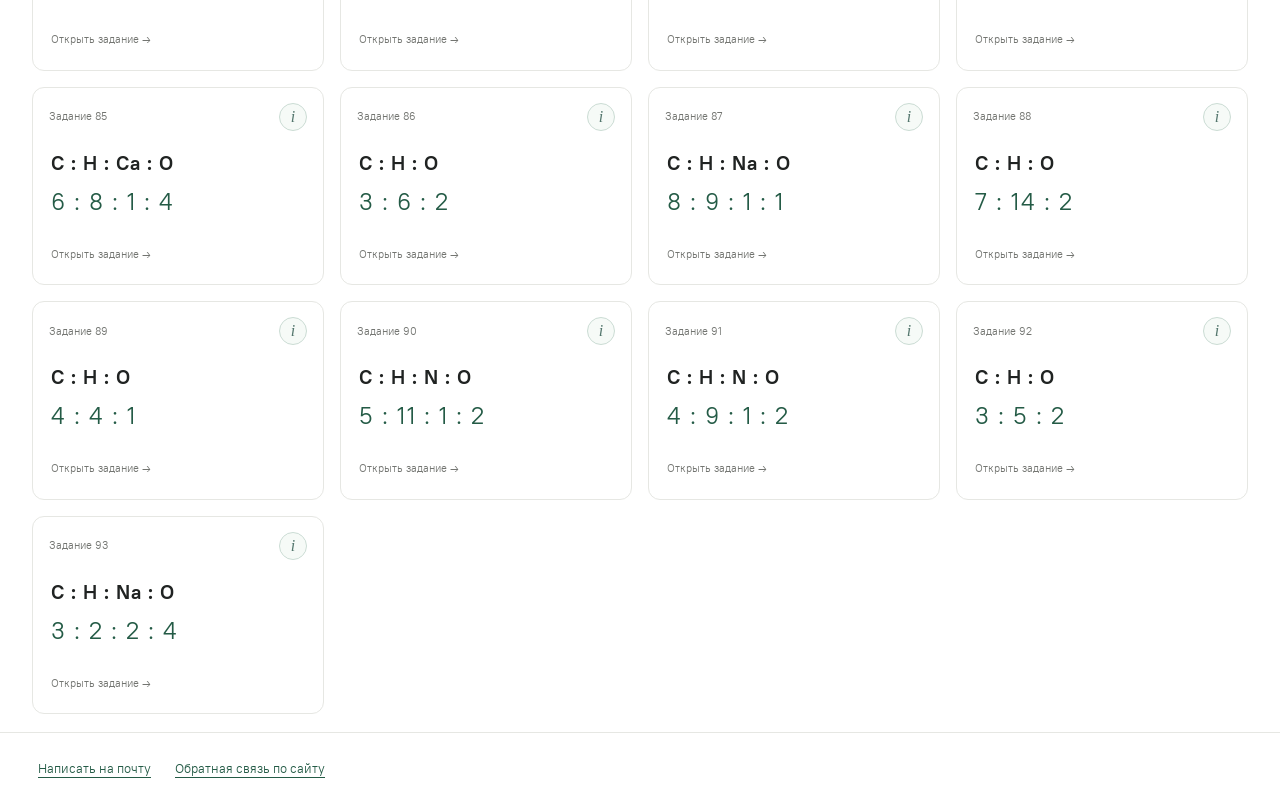
<file: organic/structures/catalog.html>
<!doctype html>
<html lang="ru"><head><base href="/organic/structures/"><link rel="icon" href="/logo/chem/favicon.svg" type="image/svg+xml"><meta charset="utf-8"><meta name="viewport" content="width=device-width, initial-scale=1"><meta name="theme-color" content="#143b48"><title>Каталог заданий · Органическая химия</title><link rel="stylesheet" href="styles.css?v=20261026-alignment"><link rel="stylesheet" href="/organic/structures/logo.css?v=20261025-heading"><link rel="stylesheet" href="/header-layout.css?v=20261026-alignment"><link rel="stylesheet" href="/contact-links.css?v=20261031"><link rel="stylesheet" href="/chalk.css?v=20261107-layout2"><script src="/chalk-ui.js?v=20261107-feedback"></script><link rel="stylesheet" href="/board-theme.css?v=20261107-feedback2"></head><body>
<header class="topbar"><a class="brand chem-logo" href="/" aria-label="chem.rost.love — главная"><img src="/logo/chem/logo-horizontal.svg" width="585" height="168" alt="chem.rost.love" fetchpriority="high"></a><div class="header-actions"><span id="catalog-progress"></span><a href="./" class="button quiet">К тренажёру →</a></div></header>
<main class="catalog-page"><div class="page-heading"><div><h1>Каталог заданий</h1><p class="page-subtitle">Выбери соотношение атомов для тренировки</p></div><button id="catalog-random" class="button primary">Случайное нерешённое →</button></div>
<section class="catalog-filters" aria-label="Фильтр заданий по элементам"><div><h2>Элементы в формуле</h2><p>В задании должны быть все выбранные элементы.</p></div><div id="element-filters" class="element-filters"></div><button id="clear-filters" class="text-button">Сбросить фильтр</button></section>
<p id="catalog-count" class="catalog-count" role="status" aria-live="polite"></p><section id="task-cards" class="task-cards" aria-label="Карточки заданий"></section></main>
<footer class="page-footer catalog-footer"><nav class="footer-contacts" aria-label="Контакты"><a href="mailto:mail@rost.love">Написать на почту</a><a href="mailto:feedback@rost.love">Обратная связь по сайту</a></nav></footer>
<script src="data.js?v=20261114-organic1"></script><script type="module" src="catalog.js?v=20261114-organic1"></script></body></html>
</file>
<file: home.css>
@font-face{font-family:"PT Root UI";src:url("/fonts/pt-root-ui-regular.woff2") format("woff2");font-style:normal;font-weight:400 500;font-display:swap}
@font-face{font-family:"PT Root UI";src:url("/fonts/pt-root-ui-bold.woff2") format("woff2");font-style:normal;font-weight:600 900;font-display:swap}
:root{font-family:"PT Root UI","Segoe UI",Arial,sans-serif;color:#242424;background:#fff;font-synthesis:none;--accent:#087eaf;--muted:#606a70;--line:#dce6eb;--soft:#f3f8fb;line-height:1.6}
*{box-sizing:border-box}body{margin:0;min-height:100svh;display:flex;flex-direction:column}a{color:var(--accent);text-decoration:none;touch-action:manipulation}a:focus-visible{outline:3px solid #67b6d8;outline-offset:5px}h1,h2,p{margin:0}
.skip-link{position:fixed;left:20px;top:-80px;padding:10px 16px;background:#fff;z-index:10}.skip-link:focus{top:10px}
.site-header{border-bottom:1px solid var(--line)}.header-inner,.home-main,.home-footer{width:100%;max-width:1180px;margin:0 auto;padding-left:34px;padding-right:34px}.header-inner{min-height:100px;display:flex;align-items:center;justify-content:space-between;gap:32px}.site-logo{flex:none;line-height:1}.site-logo img{display:block;height:76px;width:auto;max-width:100%}
.home-nav{display:flex;align-items:center;gap:27px;font-size:15px}.home-nav a{color:var(--muted);padding:12px 0}.home-nav a:hover{color:var(--accent)}.home-nav .teacher-link{padding-left:26px;border-left:1px solid var(--line)}
.home-main{flex:1;padding-top:58px;padding-bottom:64px}.home-intro{margin-bottom:36px}.home-eyebrow{display:flex;align-items:center;gap:9px;font-size:12px;letter-spacing:1.4px;text-transform:uppercase;color:var(--muted);margin-bottom:15px}.home-eyebrow::before{content:"";width:7px;height:7px;border-radius:50%;background:#36b37e}
h1{font-size:clamp(36px,4.3vw,52px);line-height:1.12;letter-spacing:-1.5px;font-weight:700;max-width:760px}.home-intro>p{font-size:18px;line-height:1.6;color:var(--muted);max-width:650px;margin-top:19px}
.home-grid{display:grid;grid-template-columns:repeat(3,minmax(0,1fr));gap:20px}.material-card{display:flex;flex-direction:column;min-width:0;border:1px solid var(--line);border-radius:12px;padding:25px;color:#242424;transition:border-color .18s,background-color .18s,transform .18s}.material-card:hover{border-color:#a8cfe0;background:#fbfdfe;transform:translateY(-3px)}
.card-art{height:110px;border-radius:8px;background:var(--soft);display:flex;align-items:center;justify-content:center;overflow:hidden;margin-bottom:24px}.card-art svg{width:100%;height:100%;color:var(--accent)}.card-topic{font-size:11px;letter-spacing:1.2px;text-transform:uppercase;color:var(--muted);margin-bottom:8px}.material-card h2{font-size:25px;line-height:1.2;letter-spacing:-.5px;font-weight:700}.card-description{font-size:15px;line-height:1.65;color:var(--muted);margin-top:13px;margin-bottom:27px}
.card-link{display:flex;align-items:center;justify-content:space-between;gap:16px;padding-top:18px;border-top:1px solid var(--line);margin-top:auto;font-size:15px;color:var(--accent);font-weight:700}.card-arrow{font-size:22px;line-height:1;font-weight:400;transition:transform .18s}.material-card:hover .card-arrow{transform:translateX(4px)}
.wordle-tiles{display:flex;gap:8px;transform:rotate(-5deg)}.wordle-tiles span{display:flex;align-items:center;justify-content:center;width:52px;height:54px;border-radius:7px;background:#36b37e;color:#fff;font-size:22px;font-weight:700}.wordle-tiles span:nth-child(2){background:#dce6eb;color:#53636d;transform:translateY(-7px)}.wordle-tiles span:nth-child(3){background:#e3bc57;color:#493b17}sub{font-size:.65em;align-self:center;position:relative;top:.24em;line-height:0}
.home-footer{padding-top:23px;padding-bottom:27px;display:flex;align-items:center;justify-content:space-between;gap:12px 24px;border-top:1px solid var(--line);font-size:13px;color:var(--muted)}.home-footer a{color:var(--muted)}.home-footer a:hover{text-decoration:underline;color:var(--accent)}
@media(max-width:1000px){.header-inner{flex-wrap:wrap;gap:0 22px;padding-top:10px}.home-nav{width:100%;flex-wrap:wrap;gap:0 24px;padding-bottom:6px}.home-nav a{padding:10px 0;min-height:44px}.home-nav .teacher-link{border:0;padding-left:0}.material-card{padding:21px}.material-card h2{font-size:23px}.home-grid{gap:15px}}
@media(max-width:750px){.header-inner,.home-main,.home-footer{padding-left:20px;padding-right:20px}.header-inner{padding-top:12px}.site-logo img{height:64px}.home-nav{font-size:14px;gap:0 20px}.home-main{padding-top:35px;padding-bottom:38px}.home-intro{margin-bottom:27px}h1{font-size:38px;letter-spacing:-1px}.home-intro>p{font-size:16px;margin-top:16px}.home-grid{grid-template-columns:1fr;gap:16px}.material-card{padding:23px}.card-art{height:100px;margin-bottom:20px}.material-card h2{font-size:26px}.card-description{margin-bottom:22px}.home-footer{flex-direction:column;align-items:flex-start;gap:7px;font-size:12px}}
@media(prefers-reduced-motion:reduce){.material-card,.card-arrow{transition:none}.material-card:hover,.material-card:hover .card-arrow{transform:none}}
</file>
<file: header-layout.css>
/* Shared wide header geometry for rost.love and its chemistry tools. */
:root{--site-gutter:32px}
.home-main,.home-footer,.page-wrap{box-sizing:border-box;width:100%;max-width:1440px;padding-left:var(--site-gutter);padding-right:var(--site-gutter)}
body.structure-trainer>main,body>main.catalog-page{padding-left:var(--site-gutter);padding-right:var(--site-gutter)}
.page_layout .banner-list__item-content .banner-list__item-content-inner{max-width:1440px!important;padding-left:var(--site-gutter)!important;padding-right:var(--site-gutter)!important}
.page_layout main>.layout>.layout__content,.page_layout footer>.layout>.layout__content{box-sizing:border-box;width:100%;max-width:1440px;padding-left:var(--site-gutter)!important;padding-right:var(--site-gutter)!important}
.page_layout .static-text>div[style*="max-width: 1000px"],.page_layout .credentials-grid,.page_layout .credentials-hint,.page_layout #contacts{max-width:none!important}
.page_layout .reaction-promo{box-sizing:border-box;width:100%;max-width:1440px;padding-left:var(--site-gutter);padding-right:var(--site-gutter)}
.page_layout .header{padding-left:0;padding-right:0}
.site-header .header-inner,
.page_layout .header .header__content-inner{
  box-sizing:border-box;width:100%;max-width:1440px!important;margin:0 auto;
  min-height:100px;padding:12px 32px;display:flex;align-items:center;
  justify-content:space-between;gap:24px;
}
.page_layout .header__area-logo{padding:0;order:0;flex:none}
.page_layout .header__area-show-menu{order:1;margin-left:auto;display:flex;align-items:center;gap:24px}
.page_layout .header__contact-link{font-size:15px;line-height:1.6}
.site-header .site-logo img{height:76px;width:auto;transform:translateX(-4.51282051%)}
.page_layout .header__area-logo .site-logo img{height:76px;width:auto;transform:translateX(-6.19718310%)}
body>.topbar{
  box-sizing:border-box;height:auto;min-height:100px;
  padding:12px max(32px,calc((100% - 1440px)/2 + 32px));gap:24px;
}
.topbar .chem-logo{flex:0 1 264.65px;min-width:0}
.topbar .chem-logo img{width:100%;height:auto;max-height:76px;transform:translateX(-4.51282051%)}
@media(max-width:1000px){
  .site-header .header-inner{flex-wrap:wrap;gap:4px 22px;padding-top:12px}
  .site-header .top-nav,.site-header .home-nav{width:100%;flex-wrap:wrap;justify-content:flex-start;gap:0 22px;padding-bottom:6px}
  .site-header .top-nav a,.site-header .home-nav a{min-height:44px;display:inline-flex;align-items:center;padding-top:8px;padding-bottom:8px}
}
@media(max-width:767px){
  :root{--site-gutter:16px}
  .site-header .header-inner,.page_layout .header .header__content-inner{padding:12px var(--site-gutter);min-height:0;gap:4px 22px}
  .site-header .site-logo img,.page_layout .header__area-logo .site-logo img{height:64px}
  .page_layout .header .header__content-inner{flex-wrap:wrap}
  .page_layout .header__area-show-menu{width:100%;margin-left:0;min-height:44px}
  body>.topbar{min-height:88px;padding:12px var(--site-gutter);gap:12px}
  .topbar .chem-logo{flex-basis:222.86px}
  .topbar .chem-logo img{max-height:64px}
}
</file>
<file: contact-links.css>
/* Shared contact links in the footers of the chemistry portal. */
.home-footer{flex-wrap:wrap}
.footer-contacts{display:flex;flex-wrap:wrap;align-items:center;gap:8px 24px;width:100%;font-size:13px;line-height:1.5}
.footer-contacts a{display:inline-flex;align-items:center;min-height:32px;color:var(--accent,var(--teal,#087eaf));text-decoration:underline;text-underline-offset:4px}
.footer-contacts a:hover{text-decoration-thickness:2px}
.footer-contacts a:focus-visible{outline:2px solid currentColor;outline-offset:4px;border-radius:2px}
.page-footer{flex-wrap:wrap}
.catalog-footer{max-width:1800px;margin:0 auto;padding:20px 38px;border-top:1px solid var(--border)}
@media(max-width:750px){.footer-contacts{gap:4px 20px;font-size:12px}.catalog-footer{padding:16px 14px}}
</file>
<file: board-theme.css>
/* Shared controls and the two board palettes. */
.board-theme-toggle{
 flex:none;padding:8px 13px;border:1px solid #c6d9d2;border-radius:7px;
 color:#245b46;background:#f3f8f5;
 font-family:inherit;font-size:13px;font-weight:700;line-height:1.3;cursor:pointer;white-space:nowrap;min-height:38px
}
.board-theme-toggle:hover{background:#e6f1eb}
.board-theme-toggle:focus-visible{outline:2px solid #087eaf;outline-offset:3px}
@media(max-width:1000px){
 .site-header .header-inner,.topbar{flex-wrap:wrap;gap:10px 16px}
 .site-header .header-inner .board-theme-toggle{margin-left:auto;order:2}
 .site-header .top-nav,.site-header .home-nav{order:3}
}
@media(max-width:480px){
 .site-header .site-logo img{height:auto;width:min(51vw,210px)}
 .topbar .chem-logo{flex-basis:min(48vw,200px)}
 .topbar .board-theme-toggle{margin-left:auto}
}
/* Board previews on the chemistry homepage. */
.home-intro h1{max-width:none}
@media(min-width:751px){.home-intro h1{font-size:clamp(33px,4.2vw,54px)}}
.home-grid .card-art.chalkboard{
 --preview-surface:#181c1e;--preview-grid:#b8d6c310;--preview-ink:#a9dbef;--preview-caption:#e3eee8;
 --preview-control:#283332;--preview-outline:#8ca8a1;--preview-loose:#efa196;
 box-sizing:border-box;height:180px;padding:12px;border:8px solid #74543b;border-radius:10px;
 background-color:var(--preview-surface);
 background-image:linear-gradient(var(--preview-grid) 1px,transparent 1px),
  linear-gradient(90deg,var(--preview-grid) 1px,transparent 1px);
 background-size:20px 20px;
 box-shadow:inset 0 0 0 2px #17120e70,0 2px 0 #4b3628,0 4px 7px #18161120
}
[data-board-theme="light"] .home-grid .card-art.chalkboard{
 --preview-surface:#fafbf7;--preview-grid:#597e7417;--preview-ink:#155879;--preview-caption:#314f5b;
 --preview-control:#fff;--preview-outline:#9ebfcf;--preview-loose:#85513b
}
.home-grid .card-art.home-tool{flex-direction:column;gap:5px}
.home-tool .mini-search{
 align-self:stretch;border:1px solid var(--preview-outline);border-radius:6px;
 background:var(--preview-control);padding:4px 10px;color:var(--preview-ink)
}
.home-tool .cuo{font-size:29px;line-height:1.25;color:var(--preview-ink);font-weight:700}
.home-tool .caption{font-size:13px;color:var(--preview-caption)}
.home-tool .atom-row{display:flex;gap:6px}
.home-tool .atom-row span{
 border:1px solid var(--preview-outline);border-radius:5px;padding:1px 7px;
 background:var(--preview-control);color:var(--preview-ink)
}
.home-tool .atom-row span:first-child{color:#4d3a10;background:#fff4c6;border-color:#d1ad49}
.home-grid .card-art svg.molecule{width:min(194px,100%);height:58px;flex:none;color:var(--preview-ink)}
.home-tool .molecule-loose{fill:var(--preview-loose)}
.home-grid .card-description{margin-bottom:0}
@media (min-width:751px) and (max-width:900px){
 .home-grid .wordle-tiles{gap:6px}
 .home-grid .wordle-tiles span{width:42px;height:44px;font-size:19px}
}
/* Keep each pair aligned, including when a task advances to its next stage. */
.trainer-preview{display:flex;min-width:0}
.trainer-preview>.trainer-session{width:100%;min-width:0;margin:0;padding:20px}
.trainer-preview .trainer-session h2{font-size:19px;margin-bottom:10px}
.trainer-preview .trainer-condition-layout{grid-template-columns:minmax(0,1fr);gap:12px}
.trainer-preview .trainer-electronic-row{grid-template-columns:minmax(0,1fr) minmax(70px,95px) auto}
.trainer-preview .trainer-memo-grid{grid-template-columns:repeat(2,minmax(0,1fr))}
.trainer-preview .trainer-memo-card{min-width:0;color:var(--ink);background:var(--soft);border-color:var(--line)}
.trainer-session input::placeholder{color:#bccbc4;opacity:1}
.trainer-session .trainer-field,.trainer-session .trainer-condition-choice,.trainer-session .trainer-instruction{color:var(--ink)}
.trainer-preview .trainer-actions{margin-top:14px}
.trainer-preview .trainer-equation{overflow-wrap:anywhere;color:#9ddcf5}
@media(max-width:560px){
 .trainer-preview>.trainer-session{padding:15px}
 .trainer-preview .trainer-electronic-row{grid-template-columns:minmax(0,1fr) 80px}
 .trainer-preview .trainer-electronic-row button{grid-column:1/-1;justify-self:start}
}
/* One framed periodic board, with bright rims on the available magnets. */
.periodic-panel{
 color:#f7f1e6;background-color:#181c1e;
 background-image:linear-gradient(#ffffff09 1px,transparent 1px),linear-gradient(90deg,#ffffff09 1px,transparent 1px);
 background-size:22px 22px;border:12px solid #76543b;border-top-color:#906848;
 border-bottom-color:#64452f;border-radius:13px;
 box-shadow:inset 0 0 0 1px #c49a6b60,inset 0 0 0 3px #111516,0 3px 0 #493221,0 6px 12px #24201b24
}
.periodic-panel h2{color:#fff5e5}
.periodic-panel :is(.panel-label,.periodic-legend,.periodic-mobile-hint,.pt-detached-title,.pt-hydrogen-note,.periodic-table th){color:#d4e0e5}
.periodic-panel .periodic-table thead th{border-color:#78909b55}
.periodic-panel .periodic-table .pt-period{background:#263237;color:#e5eff4}
.periodic-panel .pt-element{border-radius:6px;border:1px solid #b0c4d2;box-shadow:0 2px 3px #080d1180,inset 0 1px 0 #ffffff8a}
.periodic-panel .pt-inactive{background:#d8e6ef;color:#405b6a}
.periodic-panel .pt-inactive :is(.pt-number,.pt-name){color:#435e6d}
.periodic-panel .pt-active,.periodic-panel .pt-period-start:not(:first-child) .pt-active{
 background:#f8fdff;border-color:#29b9ff;box-shadow:inset 0 0 0 2px #29b9ff,0 2px 4px #090f15a8
}
.periodic-panel .pt-active :is(.pt-cell,.pt-number){color:#134c68}
.periodic-panel .pt-active .pt-symbol{font-weight:700}
.periodic-panel .pt-active:hover,.periodic-panel .is-compact .pt-active:hover{background:#e8f7ff}
.periodic-panel .pt-swatch{background:#d8e6ef;border-color:#b0c4d2}
.periodic-panel .pt-swatch.available{background:#f8fdff;border-color:#29b9ff;box-shadow:inset 0 0 0 1px #29b9ff}
@media(max-width:750px){.periodic-panel{padding:17px 9px 13px;border-width:8px}}
/* Explicit overlay palettes avoid inheriting the board's ink on a white menu. */
.canvas-wrap :is(.bond-menu,.zoom-controls,.molecule-rotation){
 --border:#52645f;--teal:#b6e4d0;--muted:#c6d4ce;--ink:#f5f6f3;
 color:var(--ink);background:#263232;border:1px solid var(--border);box-shadow:0 4px 14px #11191972
}
.canvas-wrap :is(.bond-menu,.zoom-controls,.molecule-rotation) button{color:var(--ink);background:#344441;border-color:#667b74}
.canvas-wrap :is(.zoom-controls #fit span,#zoom-label,.rotation-controls span,.align-molecule span){color:var(--muted)}
.canvas-wrap :is(.bond-menu,.zoom-controls,.molecule-rotation) button:not(:disabled):hover{color:#fff;background:#465c55;border-color:#a6c9ba}
.canvas-wrap .bond-menu-orders button.active,.canvas-wrap .bond-menu-orders button.active:hover{color:#18352a;background:#b6e4d0;border-color:#d3f4e6}
.canvas-wrap :is(.bond-menu,.zoom-controls,.molecule-rotation) button:disabled{opacity:1;color:#aab9b3;background:#2b3736;border-color:#4d605b}
.canvas-wrap .bond-menu .delete-bond,.canvas-wrap .bond-menu .delete-bond:hover{color:#ffb5ad;background:transparent}
.canvas-wrap .selection-info{color:#dce6df}
/* Inversion keeps frames and the meanings of feedback colours. */
[data-board-theme="light"] :is(.chalkboard,.trainer-session,.reaction-card,.canvas-wrap,.wd-board,.periodic-panel){
 --ink:#172923;--muted:#52675f;--accent:#245b46;--soft:#edf3ed;--line:#c8d8cf;--paper:#fafbf7;
 color:var(--ink);background-color:#fafbf7;
 background-image:linear-gradient(#597e7417 1px,transparent 1px),linear-gradient(90deg,#597e7417 1px,transparent 1px);
 box-shadow:inset 0 0 0 2px #4a33251d,0 2px 0 #4b3628,0 4px 7px #18161120
}
[data-board-theme="light"] :is(.chalkboard,.trainer-session,.reaction-card,.wd-board,.periodic-panel) :is(h2,a,.muted,.optional-name,.reaction-formula,.reaction-equation){color:var(--ink)}
[data-board-theme="light"] .trainer-session :is(input,select,.button:not(.primary)){
 color:#172923;border-color:#46665b;background:#ffffffdb
}
[data-board-theme="light"] .trainer-session input::placeholder{color:#586861}
[data-board-theme="light"] .trainer-session .button.primary{color:#fff;background:#245b46}
[data-board-theme="light"] .trainer-session :is(.trainer-operator,.trainer-condition){color:#155879}
[data-board-theme="light"] .trainer-preview .trainer-equation{color:#155879}
[data-board-theme="light"] .wd-board :is(.wd-board-top,.wd-attempt,.wd-punctuation,.wd-token){color:#172923}
[data-board-theme="light"] .wd-board :is(.wd-empty-cells i,.wd-token){border-color:#46665b}
[data-board-theme="light"] .wd-token.wd-absent{background:#e2e6e5}
[data-board-theme="light"] .periodic-panel :is(.panel-label,.periodic-legend,.periodic-mobile-hint,.pt-detached-title,.pt-hydrogen-note,.periodic-table th){color:#364e58}
[data-board-theme="light"] .periodic-panel .periodic-table .pt-period{background:#e9eff0;color:#364e58}
[data-board-theme="light"] .canvas-wrap :is(.canvas-label,.selection-info){color:#344e44}
[data-board-theme="light"] .canvas-wrap .atom-label{fill:#1f383c;stroke:#fafbf7}
[data-board-theme="light"] .canvas-wrap .bond-line{stroke:#26464a}
[data-board-theme="light"] .canvas-wrap .atom-dot{fill:#26464a}
[data-board-theme="light"] .canvas-wrap #dots circle{fill:#cddcdf}
[data-board-theme="light"] .canvas-wrap :is(.bond-menu,.zoom-controls,.molecule-rotation){
 --border:#c0d4cd;--teal:#245b46;--muted:#52675f;--ink:#172923;
 background:#fff;box-shadow:0 4px 14px #29463d25
}
[data-board-theme="light"] .canvas-wrap :is(.bond-menu,.zoom-controls,.molecule-rotation) button{color:var(--ink);background:#f2f7f3;border-color:#a6c0b6}
[data-board-theme="light"] .canvas-wrap :is(.bond-menu,.zoom-controls,.molecule-rotation) button:not(:disabled):hover{color:#18352a;background:#dcefe4}
[data-board-theme="light"] .canvas-wrap .bond-menu-orders button.active{color:#17372b;background:#cfeadd;border-color:#4c8470}
[data-board-theme="light"] .canvas-wrap :is(.bond-menu,.zoom-controls,.molecule-rotation) button:disabled{color:#64756e;background:#edf2ee}
[data-board-theme="light"] .canvas-wrap .bond-menu .delete-bond{color:#943e33;background:transparent}

/* Shared answer colours. Cool green and warm gold remain distinct on slate. */
:root {
 --answer-green:#77d5ae;
 --answer-gold:#f3cd59;
 --answer-red:#ffbbae;
 --answer-chalk:repeating-linear-gradient(135deg, #fff3 0 1px, transparent 1px 4px);
}
[data-board-theme="light"] {
 --answer-green:#b2e5c9;
 --answer-gold:#f8e3a0;
 --answer-red:#ffd8d0;
}
:is(.wd-token,.wd-dot).wd-exact,
.wordle-entry-mark i:first-child,
.wordle-tiles span:first-child,
.trainer-session .trainer-feedback.success,
.trainer-session .trainer-memo-card.is-matched,
.structure-trainer :is(.feedback.success,.completed-banner) {
 background-color:var(--answer-green);
 background-image:var(--answer-chalk);
 color:#16392d;
 border-color:#4a9d7a;
}
:is(.wd-token,.wd-dot).wd-present,
.wordle-entry-mark i:nth-child(2),
.wordle-tiles span:nth-child(3) {
 background-color:var(--answer-gold);
 background-image:var(--answer-chalk);
 color:#392b0b;
 border-color:#bc912d;
}
.trainer-session .trainer-feedback.error,
.structure-trainer .feedback:not(.success) {
 background-color:var(--answer-red);
 background-image:var(--answer-chalk);
 color:#692921;
 border-color:#ca7668;
}
:is(.wd-token,.wd-dot).wd-absent,
.wordle-entry-mark i:nth-child(3),
.wordle-tiles span:nth-child(2){background-image:var(--answer-chalk)}
.trainer-session .trainer-memo-card.is-matched:disabled{opacity:1}
.wd-side #wd-feedback:not(:has(#wd-message:not(:empty),#wd-suggestions:not(:empty))){display:none}

@media(max-width:750px){
 .wd-page .wd-side{display:contents}
 .wd-side #wd-form{order:1}
 .wd-side #wd-feedback{order:2}
 .wd-page .wd-board{order:3;align-self:stretch}
 .wd-side .wd-rules{order:4}
 .wd-page .wd-stats{order:5}
 .wd-page .wd-storage{order:6}
 .wd-side #wd-form label{font-size:17px;margin-bottom:7px}
 .wd-side .wd-input-line{flex-wrap:nowrap}
 .wd-side #wd-input{flex:1 1 0;width:0;min-height:48px}
 .wd-side .wd-input-line .button.primary{width:auto;min-height:48px}
}
</file>
<file: logo.css>
.site-header .site-logo{flex:none;max-width:100%;line-height:1}
.site-header .site-logo img{display:block;height:76px;width:auto;max-width:100%;object-fit:contain}
@media(max-width:1000px){
  .site-header .header-inner{flex-wrap:wrap;gap:8px 22px;padding-top:10px}
  .site-header .top-nav{width:100%;order:3;flex-wrap:wrap;justify-content:flex-start;margin-left:0;height:auto;gap:0 22px;padding-bottom:6px}
  .site-header .top-nav a{min-height:44px;height:auto}
}
@media(max-width:750px){
  .site-header .header-inner{padding-top:12px}
  .site-header .site-logo img{height:64px}
}
@media(max-width:350px){.site-header .site-logo img{height:58px}}
</file>
<file: styles.css>
:root{font-family:Inter,"Segoe UI",Arial,sans-serif;color:#243c33;background:#f4f6f2;font-synthesis:none;--ink:#243c33;--muted:#6b7b72;--line:#dfe5dc;--accent:#245b46;--soft:#eef4ed;--paper:#fff;--warm:#f8f4e8;--amber:#82651d;font-size:15px;line-height:1.55}
*{box-sizing:border-box}body{margin:0}button,input,select{font:inherit}button,a,input,select{touch-action:manipulation}a{color:var(--accent);text-decoration:none}button{cursor:pointer}a:hover{text-decoration:underline}button:focus-visible,a:focus-visible,input:focus-visible,select:focus-visible,summary:focus-visible{outline:3px solid #85bca4;outline-offset:3px}button{color:inherit}h1,h2,h3,p{margin:0}h1,h2,h3,strong{font-weight:600}h1{font-size:36px;letter-spacing:-1.2px;line-height:1.2}h2{font-size:21px;letter-spacing:-.35px;line-height:1.35}h3{font-size:16px;line-height:1.4}sub{font-size:.72em;line-height:0;vertical-align:baseline;position:relative;bottom:-.25em}sup{font-size:.72em;line-height:0}button[hidden],[hidden]{display:none!important}.sr-only{position:absolute;width:1px;height:1px;overflow:hidden;clip-path:inset(50%);white-space:nowrap}.skip-link{position:fixed;top:-70px;left:20px;padding:10px;background:white;z-index:50}.skip-link:focus{top:10px}.passport-main>div:first-child,.page-heading>div{min-width:0}.passport-count{flex-shrink:0}.page-heading h1,.breadcrumb{overflow-wrap:anywhere}
.site-header{background:var(--paper);border-bottom:1px solid var(--line)}.header-inner{max-width:1200px;margin:auto;min-height:88px;padding:0 34px;display:flex;gap:35px;align-items:center}.brand{display:flex;align-items:center;gap:12px;color:var(--ink);font-weight:600;font-size:18px;white-space:nowrap}.brand:hover{text-decoration:none}.brand-mark{height:39px;width:39px;display:grid;place-items:center;background:var(--accent);color:white;border-radius:9px;font-size:24px;font-weight:400}.brand-sub{display:block;font-size:10px;letter-spacing:1.7px;color:var(--muted);margin-top:1px;font-weight:500}.top-nav{display:flex;gap:28px;margin-left:auto;align-self:stretch;align-items:center}.top-nav a{color:var(--muted);height:100%;display:flex;align-items:center;border-bottom:2px solid transparent;font-size:14px}.top-nav a.active{color:var(--accent);border-color:var(--accent);font-weight:600}.prototype-label{font-size:11px;padding:3px 8px;border:1px solid var(--line);border-radius:5px;color:var(--muted)}
.page-wrap{max-width:1200px;margin:auto;padding:30px 34px 0}.search-shell{position:relative;margin-bottom:30px;z-index:5}#global-search{display:flex;align-items:center;gap:12px;background:var(--paper);border:1px solid #d1dcd0;border-radius:10px;padding:7px 8px 7px 19px;box-shadow:0 3px 12px #283e2d04}.search-icon{font-size:29px;line-height:1;color:#7c8e80}#query{width:100%;min-width:0;border:0;background:transparent;padding:9px 0;outline-offset:2px;color:var(--ink)}#query::placeholder{color:#839084}.button{border:1px solid var(--line);border-radius:7px;background:var(--paper);padding:9px 14px;display:inline-flex;align-items:center;justify-content:center;gap:15px;font-size:13px;font-weight:500;min-height:39px;white-space:normal;text-align:center}.button:hover{background:#f0f4ee;text-decoration:none}.button.primary{color:white;background:var(--accent);border-color:var(--accent)}.button.primary:hover{background:#194832}.button.ghost{border:0;background:transparent;padding-left:0;color:var(--accent)}.button.small{padding:6px 10px;min-height:33px;font-size:12px}.button.selected{background:var(--accent);border-color:var(--accent);color:white}.suggestions{position:absolute;top:calc(100% + 5px);left:0;right:0;background:var(--paper);border:1px solid var(--line);box-shadow:0 14px 32px #20362612;border-radius:9px;padding:8px;max-height:400px;overflow:auto}.suggestions a{display:flex;align-items:center;justify-content:space-between;gap:10px;padding:10px 12px;border-radius:5px}.suggestions a:hover{background:var(--soft);text-decoration:none}.suggestions small{font-size:12px;color:var(--muted)}
.intro{display:flex;justify-content:space-between;gap:24px;align-items:end;margin:8px 0 29px}.eyebrow{font-size:10px;letter-spacing:1.8px;text-transform:uppercase;color:var(--muted);font-weight:600;margin-bottom:9px}.intro p,.page-description{color:var(--muted);font-size:14px;margin-top:10px;max-width:660px}.intro-stats{display:flex;gap:30px;padding-bottom:2px}.intro-stats div{font-size:12px;color:var(--muted)}.intro-stats strong{display:block;color:var(--ink);font-size:28px;letter-spacing:-.8px;line-height:1.3}.home-columns{display:grid;grid-template-columns:1.08fr 1fr;gap:22px}.panel{background:var(--paper);border:1px solid var(--line);border-radius:12px;padding:24px}.panel-heading{display:flex;justify-content:space-between;gap:15px;align-items:baseline;margin-bottom:18px}.panel-heading>a{font-size:12px;white-space:nowrap}.panel-label{display:block;color:var(--muted);font-size:12px;margin-top:4px}.class-list{display:grid;gap:2px}.class-row{display:flex;align-items:center;justify-content:space-between;gap:12px;padding:12px 0;border-bottom:1px solid #edf0e9}.class-row:last-child{border-bottom:0}.class-row>a:first-child{color:var(--ink);font-size:14px;display:flex;align-items:center;gap:10px}.class-marker{height:7px;width:7px;display:inline-block;border:1.5px solid #8da88f;flex-shrink:0}.count-link{color:var(--muted);font-size:12px;white-space:nowrap}.count-link .arrow{padding-left:10px;color:#93a58f}.elements-grid{display:grid;grid-template-columns:repeat(7,minmax(0,1fr));gap:6px}.element-tile{border:1px solid var(--line);border-radius:6px;min-height:62px;display:flex;flex-direction:column;align-items:center;justify-content:center;color:var(--ink);position:relative;background:#fafbf8;padding:7px 2px}.element-tile:hover{background:#eaf3e8;border-color:#95b495;text-decoration:none}.element-tile strong{font-size:18px;font-weight:500}.element-tile span{font-size:9px;color:var(--muted);max-width:100%;overflow-wrap:anywhere}.element-tile .atomic{font-size:8px;position:absolute;left:5px;top:3px;color:#97a092}.elements-note{color:var(--muted);font-size:11px;margin-top:15px}.home-lower{display:grid;grid-template-columns:1.08fr 1fr;gap:22px;margin-top:22px}.entry-grid{display:grid;grid-template-columns:repeat(3,minmax(0,1fr));gap:9px}.entry{background:#f6f8f3;border:1px solid var(--line);border-radius:8px;padding:15px 13px;color:var(--ink);min-width:0;transition:background .12s}.entry:hover{background:#eaf2e7;text-decoration:none;border-color:#a3b79d}.entry .entry-label{font-size:12px;display:block}.entry strong{font-size:26px;line-height:1.7;display:block;letter-spacing:-.7px}.entry .entry-arrow{font-size:17px;color:#90a288;display:block;text-align:right;line-height:1}.entry-grid.roles{grid-template-columns:1fr 1fr}.home-lower .panel{padding-top:20px}.home-lower h2{font-size:17px}.home-bottom-note{font-size:11px;color:var(--muted);margin:20px 0 4px}
.breadcrumb{display:flex;flex-wrap:wrap;gap:8px;font-size:12px;color:var(--muted);margin:0 0 21px}.breadcrumb span.separator{color:#a9b6a5}.page-heading{display:flex;justify-content:space-between;align-items:start;gap:20px;margin-bottom:24px}.page-heading h1{font-size:30px}.page-count{font-size:12px;color:var(--muted);white-space:nowrap;margin-top:8px}.back-link{font-size:12px;color:var(--muted);display:inline-flex;align-items:center;gap:6px;margin-bottom:18px}.section-space{margin-top:23px}.section-heading{display:flex;align-items:center;justify-content:space-between;gap:16px;margin-bottom:16px}.section-heading .muted{font-size:12px}.muted{color:var(--muted)}.small{font-size:12px}.empty{padding:40px 20px;border:1px dashed var(--line);border-radius:8px;color:var(--muted);text-align:center;background:#ffffff6b}.filter-bar{display:flex;flex-wrap:wrap;gap:9px;align-items:center;margin-bottom:20px}.filter-bar label{font-size:12px;color:var(--muted)}.filter-bar select{padding:8px 30px 8px 10px;border:1px solid var(--line);border-radius:6px;background:white;color:var(--ink);font-size:12px;max-width:100%}.filter-chip{display:inline-block;vertical-align:middle;padding:5px 10px;background:#e9f0e4;border:1px solid #d9e4d2;border-radius:5px;font-size:12px;color:var(--accent)}.plain-link{font-size:12px}.substance-grid{display:grid;grid-template-columns:repeat(5,minmax(0,1fr));gap:11px}.substance-tile{background:var(--paper);border:1px solid var(--line);border-radius:9px;display:flex;justify-content:space-between;align-items:center;gap:10px;min-height:78px;padding:15px 17px;color:var(--ink);min-width:0}.substance-tile:hover{background:#f0f5ec;border-color:#a6bc9e;text-decoration:none}.substance-tile .formula{font-size:20px;overflow-wrap:anywhere;line-height:1.55}.substance-tile small{color:var(--muted);font-size:10px;display:block;margin-top:4px}.substance-tile .tile-arrow{color:#98a895;font-size:17px}.more-row{display:flex;align-items:center;justify-content:center;gap:15px;margin-top:24px}.more-row span{font-size:12px;color:var(--muted)}
.tree{display:grid;grid-template-columns:repeat(2,minmax(0,1fr));gap:18px;align-items:start}.tree .panel{padding:20px}.tree-children{padding-left:20px;margin-top:8px;border-left:1px solid var(--line)}.tree-item{padding:7px 0;display:flex;justify-content:space-between;gap:12px}.tree-item a:first-child{font-size:14px}.tree-root{font-size:18px;font-weight:600}.tree-count{color:var(--muted);font-size:12px;white-space:nowrap}.element-page-grid{display:grid;grid-template-columns:repeat(9,minmax(0,1fr));gap:11px}.element-page-grid .element-tile{min-height:100px}.element-page-grid .element-tile strong{font-size:27px}.element-page-grid .element-tile span{font-size:11px}.element-page-grid .element-tile .atomic{font-size:10px;left:8px;top:7px}.tabs{display:flex;flex-wrap:wrap;gap:8px;padding-bottom:16px;margin-bottom:20px;border-bottom:1px solid var(--line)}.state-grid{display:flex;flex-wrap:wrap;gap:10px}.oxidation-tile{min-width:112px;padding:18px;background:white;border:1px solid var(--line);border-radius:9px;color:var(--ink)}.oxidation-tile:hover{background:var(--soft);text-decoration:none}.oxidation-tile strong{display:block;font-size:26px;font-weight:500}.oxidation-tile span{font-size:12px;color:var(--muted)}
.passport{background:var(--paper);border:1px solid var(--line);border-radius:12px;padding:25px 29px;margin-bottom:23px;position:relative;overflow:hidden}.passport::after{content:"";position:absolute;right:0;top:0;bottom:0;width:6px;background:#86a477}.passport-main{display:flex;justify-content:space-between;gap:20px;align-items:start}.passport .eyebrow{font-size:10px}.passport h1{font-size:44px;font-weight:500;margin:5px 0 12px;letter-spacing:-1px;overflow-wrap:anywhere}.passport-count{text-align:right;font-size:12px;color:var(--muted);padding-top:13px;white-space:nowrap}.passport-count strong{display:block;color:var(--ink);font-size:32px;line-height:1.4}.class-tags{display:flex;flex-wrap:wrap;gap:6px}.class-tag{font-size:11px;padding:4px 9px;border-radius:4px;background:#f0f4ec;color:#56704e;border:1px solid #e2e9da}.oxidation-line{margin-top:20px;padding-top:17px;border-top:1px solid var(--line);display:flex;flex-wrap:wrap;gap:7px 15px;align-items:center}.oxidation-line .small{margin-right:3px}.state-pair{font-size:12px;background:#f8f9f5;padding:3px 7px;border-radius:4px}.aliases{font-size:12px;color:var(--muted);margin-top:10px}.substance-toolbar{display:flex;align-items:center;justify-content:space-between;gap:16px;margin:0 0 15px}.order-picker{display:flex;flex-wrap:wrap;align-items:center;gap:8px;font-size:11px;color:var(--muted)}.order-picker select{font-size:11px;color:var(--ink);background:transparent;border:0;padding:5px 20px 5px 0;max-width:100%}.selection-panel{background:#edf2e8;border:1px solid #dce6d4;border-radius:10px;padding:17px 20px;margin-bottom:21px}.selector-row{display:flex;align-items:center;flex-wrap:wrap;gap:8px;margin:0 0 11px}.selector-row:last-child{margin-bottom:0}.selector-label{width:105px;color:#6a7d60;font-size:12px;flex-shrink:0}.selector-row .button{background:#f9fbf6;border-color:#d8e1d1;padding:8px 13px;gap:10px}.selector-row .button.selected{background:var(--accent);color:white;border-color:var(--accent)}.selector-row .button span{opacity:.72;font-size:11px}.context-note{background:#f4f5e9;border:1px solid #e3e6cc;border-radius:7px;padding:10px 13px;font-size:12px;color:#67723e;margin-bottom:18px}.connections{display:grid;grid-template-columns:repeat(6,minmax(0,1fr));gap:8px;margin-bottom:15px}.connection{background:white;border:1px solid var(--line);border-radius:8px;padding:12px;text-align:left;min-width:0;overflow-wrap:anywhere}.connection strong{display:block;font-weight:500;font-size:17px;line-height:1.7}.connection span{font-size:10px;color:var(--muted)}.connection[aria-pressed=true]{background:#e6efdf;border-color:#91ad80}.connection:hover{background:#f0f5ec}
.reaction-list{display:grid;gap:12px}.reaction-card{background:var(--paper);border:1px solid var(--line);border-radius:9px;padding:19px 21px;min-width:0}.reaction-top{display:flex;justify-content:space-between;align-items:start;gap:15px;margin-bottom:8px}.tag-row{display:flex;align-items:center;flex-wrap:wrap;gap:6px}.tag{display:inline-flex;align-items:center;font-size:10px;letter-spacing:.2px;padding:3px 7px;border-radius:4px;background:#e9f2e6;color:#4c7040;white-space:nowrap}.tag.neutral{background:#f0f2ed;color:#798373}.tag.alternative{background:#f6f0da;color:#8a742b}.reaction-open{font-size:11px;white-space:nowrap;color:#738c69}.equation{font-size:18px;display:flex;flex-wrap:wrap;align-items:baseline;gap:4px 7px;line-height:2.05;margin:4px 0 8px;overflow-wrap:anywhere}.term{display:inline-flex;align-items:baseline;white-space:nowrap}.formula-link{border-bottom:1px solid #d4dfca;color:#2f624c}.formula-link:hover{text-decoration:none;border-color:var(--accent);background:#f0f5ec}.term.highlight .formula-link{background:#e5eedb;border-color:#adc59a;border-radius:2px}.equation .operator{color:#8a9b81}.reaction-meta{display:flex;flex-wrap:wrap;gap:6px 18px;color:var(--muted);font-size:11px}.reaction-meta a{color:#738c69}.reaction-card details{margin-top:9px}.reaction-card summary{font-size:11px;color:#66805a;cursor:pointer;padding:4px 0;width:fit-content}.reaction-extra{padding:11px 13px;background:#f5f7f1;border-radius:6px;font-size:12px;margin-top:6px;display:grid;gap:8px}.role-links{display:flex;flex-wrap:wrap;gap:7px 18px}.source-link{font-size:11px;display:block;color:#708164}.source-block{padding:13px 0;border-top:1px solid var(--line)}.source-original{font-family:inherit;color:#61705a;font-size:13px;margin-top:7px;white-space:pre-wrap;overflow-wrap:anywhere}.source-block:first-child{border-top:0}.warning-note{font-size:12px;color:var(--amber);background:var(--warm);padding:12px 14px;border-radius:7px;margin:14px 0}.detail-grid{display:grid;grid-template-columns:1.45fr 1fr;gap:20px;align-items:start;margin-top:20px}.detail-grid .panel{padding:21px}.detail-grid h2{font-size:17px;margin-bottom:14px}.changes{display:grid;gap:9px}.change-row{padding:10px 12px;background:#f4f6ef;border-radius:5px;display:flex;justify-content:space-between;gap:13px;flex-wrap:wrap;font-size:13px}.change-row span{font-size:11px;color:var(--muted)}.alternative-list{display:grid;gap:10px}.alternative-list .reaction-card{background:#fcfbf6}.role-table{width:100%;border-collapse:collapse;background:white;border:1px solid var(--line);border-radius:9px}.role-table th{text-align:left;font-weight:500;font-size:11px;letter-spacing:.2px;color:var(--muted);background:#f0f4eb;padding:13px 20px}.role-table td{padding:13px 20px;border-top:1px solid #edf0e8;font-size:14px}.role-table th:last-child,.role-table td:last-child{text-align:right}.role-table .role-formula{font-size:19px}.role-table .role-count{display:inline-flex;align-items:center;gap:18px;font-size:13px}.role-table .role-count span{color:#a0af97}.source-cards{display:grid;grid-template-columns:repeat(2,minmax(0,1fr));gap:15px}.source-card{display:block;color:var(--ink)}.source-card:hover{border-color:#a6bc9e;text-decoration:none}.source-card h2{font-size:17px}.source-card p{font-size:12px;color:var(--muted);margin-top:10px}.source-card .source-card-bottom{display:flex;justify-content:space-between;gap:10px;color:var(--accent);font-size:12px;margin-top:20px}.site-footer{border-top:1px solid var(--line);display:flex;justify-content:space-between;gap:15px;flex-wrap:wrap;margin-top:42px;padding:21px 0 25px;font-size:10px;color:#82907a}.site-footer a{color:#738766}.toast{position:fixed;bottom:24px;left:50%;transform:translateX(-50%);padding:11px 20px;border-radius:8px;background:#254d3b;color:white;box-shadow:0 5px 24px #203e3424;font-size:13px;z-index:50;max-width:90vw;text-align:center}.copy-fallback{font-size:12px;width:100%;padding:10px;border:1px solid var(--line);border-radius:6px;margin-top:10px}
@media(min-width:1000px){body.home .search-shell{margin-top:5px}body.home .intro{margin-top:31px}}
@media(max-width:1000px){.header-inner{padding:0 24px;gap:22px}.page-wrap{padding:25px 24px 0}.top-nav{gap:20px}.prototype-label{display:none}.home-columns,.home-lower{grid-template-columns:1fr 1fr;gap:16px}.panel{padding:20px}.elements-grid{grid-template-columns:repeat(6,minmax(0,1fr))}.substance-grid{grid-template-columns:repeat(4,minmax(0,1fr))}.connections{grid-template-columns:repeat(4,minmax(0,1fr))}.element-page-grid{grid-template-columns:repeat(7,minmax(0,1fr))}h1{font-size:32px}.intro-stats{gap:20px}.intro-stats strong{font-size:25px}}
@media(max-width:750px){.header-inner{flex-wrap:wrap;padding:17px 20px 0;gap:12px;min-height:auto}.brand{font-size:17px}.brand-mark{width:34px;height:34px;font-size:21px}.brand-sub{font-size:9px}.top-nav{width:100%;order:3;gap:26px;margin-left:0;height:42px}.top-nav a{font-size:12px}.page-wrap{padding:20px 20px 0}.search-shell{margin-bottom:24px}.intro{align-items:start;gap:20px}.intro h1{font-size:29px}.intro p{font-size:12px;margin-top:9px}.intro-stats{gap:16px}.intro-stats strong{font-size:23px}.intro-stats div{font-size:10px}.home-columns{grid-template-columns:1fr}.home-lower{grid-template-columns:1fr 1fr;margin-top:16px}.elements-grid{grid-template-columns:repeat(9,minmax(0,1fr))}.home-lower .panel{padding:18px}.entry-grid{gap:6px}.entry{padding:12px 9px}.entry .entry-label{font-size:11px}.entry strong{font-size:22px}.panel-heading{margin-bottom:13px}.substance-grid{grid-template-columns:repeat(3,minmax(0,1fr))}.tree{grid-template-columns:1fr}.detail-grid{grid-template-columns:1fr}.connections{grid-template-columns:repeat(3,minmax(0,1fr))}.passport{padding:20px 23px}.source-cards{grid-template-columns:1fr}.page-heading h1{font-size:26px}.equation{font-size:17px}.selector-label{width:85px}.substance-toolbar{align-items:start;flex-wrap:wrap;gap:9px}}
@media(max-width:500px){.header-inner{padding-left:17px;padding-right:17px}.page-wrap{padding:18px 16px 0}.top-nav{justify-content:space-between;gap:14px}.intro{flex-wrap:wrap;margin-bottom:23px;gap:17px}.intro h1{font-size:30px}.intro-stats{gap:28px}.intro-stats div{display:flex;align-items:baseline;gap:7px;font-size:11px}.intro-stats strong{font-size:23px}.intro p{font-size:13px;max-width:290px}.eyebrow{font-size:9px}.home-lower{grid-template-columns:1fr}.panel{padding:19px}.panel h2{font-size:19px}.elements-grid{grid-template-columns:repeat(6,minmax(0,1fr));gap:6px}.element-tile{min-height:59px}.element-tile span{font-size:8px}.element-tile strong{font-size:19px}.class-row{padding:12px 0}.class-row>a:first-child{font-size:13px}.class-marker{width:6px;height:6px}.home-lower h2{font-size:18px}.entry{padding:14px}.entry .entry-label{font-size:12px}.entry strong{font-size:28px}.entry-grid.roles .entry{display:grid;grid-template-columns:1fr auto;align-items:center}.entry-grid.roles .entry-arrow{grid-column:2}.entry-grid.roles .entry strong{grid-column:2;grid-row:1}.entry-grid.roles .entry .entry-arrow{display:none}.entry-grid.roles{grid-template-columns:1fr}.search-icon{display:none}#global-search{padding-left:12px;gap:8px}#query{font-size:13px}#global-search .button{padding:8px 12px;min-height:39px;font-size:12px;gap:8px}.substance-grid{grid-template-columns:repeat(2,minmax(0,1fr));gap:8px}.substance-tile{min-height:74px;padding:13px 12px}.substance-tile .formula{font-size:20px}.substance-tile .tile-arrow{font-size:14px}.element-page-grid{grid-template-columns:repeat(4,minmax(0,1fr));gap:8px}.element-page-grid .element-tile{min-height:92px}.element-page-grid .element-tile span{font-size:10px}.element-page-grid .element-tile strong{font-size:25px}.breadcrumb{font-size:11px;gap:6px;margin-bottom:18px}.page-heading{flex-wrap:wrap;gap:7px;margin-bottom:20px}.page-heading h1{font-size:25px;letter-spacing:-.7px}.page-count{margin-top:0}.page-description{font-size:12px}.passport{padding:18px 18px 16px}.passport h1{font-size:36px}.passport-count strong{font-size:28px}.passport-count{font-size:10px}.class-tag{font-size:10px}.oxidation-line{gap:7px 9px;margin-top:15px;padding-top:13px}.oxidation-line>.small{width:100%;font-size:11px}.selection-panel{padding:14px 12px}.selector-label{width:100%;font-size:11px;margin-bottom:1px}.selector-row{gap:6px;margin-bottom:15px}.selector-row .button{padding:7px 9px;font-size:11px;gap:6px;min-height:36px}.selector-row .button span{font-size:10px}.order-picker{font-size:10px}.connections{grid-template-columns:repeat(2,minmax(0,1fr));gap:7px}.connection{padding:10px 12px}.connection strong{font-size:17px}.reaction-card{padding:15px 14px}.reaction-open{font-size:10px}.equation{font-size:16px;gap:3px 6px}.tag{font-size:9px}.reaction-meta{font-size:10px;gap:5px 12px}.reaction-extra{font-size:11px;padding:10px}.source-link{font-size:10px}.section-heading{align-items:baseline;gap:10px}.section-heading h2{font-size:18px}.section-heading .button{font-size:11px}.role-table td,.role-table th{padding:12px 13px}.role-table .role-formula{font-size:18px}.role-table .role-count{gap:9px}.role-table th{font-size:10px}.filter-bar{gap:7px}.filter-bar select{max-width:240px}.source-block{padding:12px 0}.detail-grid .panel{padding:17px}.source-original{font-size:12px}.site-footer{font-size:9px;gap:8px;margin-top:30px}.site-footer span:first-child{width:100%}.oxidation-tile{min-width:92px;padding:14px}}
@media(pointer:coarse){input,select{font-size:16px!important}.button{min-height:44px}.selector-row .button{min-height:44px}.formula-link{padding:5px 0}.term{min-height:38px}.top-nav a{min-height:44px}.source-link{padding:6px 0}}
.periodic-panel{padding-bottom:21px}.periodic-legend{display:flex;flex-wrap:wrap;gap:8px 24px;margin:0 0 18px;color:var(--muted);font-size:11px}.periodic-legend>span{display:inline-flex;align-items:center;gap:8px}.pt-swatch{width:12px;height:12px;border-radius:3px;border:1px solid #dfe5da;background:#f3f5f0}.pt-swatch.available{border-color:#97b086;background:#e4eedc}.periodic-scroll{overflow-x:auto;overscroll-behavior-x:contain;padding:1px 0 10px;scrollbar-color:#b5c4ac #f0f3ec;scrollbar-width:thin}.periodic-layout{min-width:850px}.periodic-table,.pt-detached{width:100%;table-layout:fixed;border-collapse:separate;border-spacing:3px}.pt-period-column{width:42px}.periodic-table th{font-size:12px;color:#677b5c;font-weight:500;padding:4px 0}.periodic-table thead th{border-bottom:1px solid #dce5d5}.periodic-table .pt-groups-title{font-size:10px;letter-spacing:2px;text-transform:uppercase;padding:0 0 6px}.periodic-table .pt-period-title{font-size:9px;color:#7c8e72;border:0;vertical-align:bottom;padding-bottom:8px}.periodic-table .pt-period{background:#f1f5ec;border-radius:4px;font-size:17px;color:#718366}.pt-element{padding:0;background:#f4f6f1;border:1px solid #e2e7dc;border-radius:5px;vertical-align:middle}.pt-cell{min-height:56px;position:relative;display:flex;flex-direction:column;align-items:center;justify-content:center;padding:13px 2px 5px;color:inherit}.pt-number{position:absolute;left:5px;top:3px;font-size:9px;line-height:1;color:#99a48f}.pt-symbol{font-size:21px;font-weight:500;line-height:1.2}.pt-symbol sup{font-size:9px;margin-left:2px}.pt-name{font-size:9px;line-height:1.5;margin-top:2px;overflow-wrap:anywhere;text-align:center;max-width:100%}.pt-inactive{color:#9aa48f;background:#f6f7f3;border-color:#e7ebe1}.pt-inactive .pt-number{color:#a6b19c}.pt-active{background:#e6efde;border-color:#a2bb8c}.pt-active .pt-cell{color:#2a563d}.pt-active .pt-number{color:#6d865c}.pt-active:hover{background:#d5e5c7;border-color:#789963}.pt-active a:hover{text-decoration:none}.pt-empty{border:0;background:transparent}.pt-hydrogen-note{text-align:center;color:#a9b59e;font-size:18px}.pt-period-start:not(:first-child) .pt-element{border-top-color:#d3ddc9}.pt-period-start:not(:first-child) .pt-active{border-top-color:#a2bb8c}.pt-detached-title{font-size:10px;color:#8c9b80;margin:15px 0 3px 47px}.pt-detached{padding-left:43px}.pt-detached .pt-cell{min-height:48px;padding-top:12px}.pt-detached .pt-symbol{font-size:17px}.pt-detached .pt-name{font-size:8px}.periodic-mobile-hint{display:none;color:#819474;font-size:11px;margin-bottom:11px}.trainer-panel{margin-top:22px;display:flex;justify-content:space-between;align-items:center;gap:18px;min-height:98px}.trainer-panel h2{font-size:19px}.trainer-link,.trainer-link:hover{background:#f0f3ec;color:#8f9d84;border-color:#e0e6d8;text-decoration:none;cursor:not-allowed}.trainer-link span{color:#acb8a2}
@media(max-width:1000px){.periodic-mobile-hint{display:block}.periodic-panel{padding-bottom:12px}}
@media(max-width:500px){.periodic-panel{padding:18px 12px 10px}.periodic-panel .panel-heading{padding:0 5px}.periodic-panel .panel-label{font-size:11px}.periodic-legend{font-size:10px;gap:8px 16px;padding:0 5px}.periodic-mobile-hint{font-size:10px;padding:0 5px}.trainer-panel{margin-top:16px;gap:14px;min-height:91px}.trainer-panel h2{font-size:18px}.trainer-link{font-size:11px;padding:8px 11px;gap:10px}}
.pt-cell{padding-left:8px;padding-right:8px}.pt-align-left .pt-symbol{align-self:flex-start;text-align:left}.pt-align-right .pt-symbol{align-self:flex-end;text-align:right}
@media(prefers-reduced-motion:reduce){*{transition:none!important;scroll-behavior:auto!important}}
.substance-names{font-size:15px;line-height:1.65;font-weight:400;margin:0 0 18px;max-width:720px;overflow-wrap:anywhere}.trivial-names{margin-top:5px}.optional-name{color:#7a817d;font-weight:400}.name-separator{color:#a2aaa4}.tile-name{display:block;font-size:12px;line-height:1.5;margin-top:5px;overflow-wrap:anywhere}.suggestion-substance{display:flex;align-items:baseline;gap:16px;min-width:0}.suggestion-formula{flex-shrink:0;font-size:17px}.suggestion-name{font-size:13px;overflow-wrap:anywhere}.suggestions a>small{flex-shrink:0}.search-substances{margin:24px 0}.search-substances .substance-grid{grid-template-columns:repeat(3,minmax(0,1fr))}.search-reactions-title{margin-bottom:16px}.student-condition{margin-top:12px;font-size:13px;color:var(--accent)}@media(max-width:600px){.suggestion-substance{display:block}.suggestion-name{display:block;font-size:12px;margin-top:3px}.suggestions a{padding:9px 6px}.suggestions a>small{font-size:10px}.search-substances .substance-grid{grid-template-columns:repeat(2,minmax(0,1fr))}.substance-names{font-size:14px}.substance-tile{padding:12px}.passport-count{white-space:normal;max-width:85px}}
.periodic-stage{position:relative}.periodic-mobile-controls{display:none}.periodic-preview-open{position:absolute;inset:0;width:100%;height:100%;padding:0;border:0;border-radius:6px;background:transparent;cursor:zoom-in}.periodic-preview-open:focus-visible{outline-offset:3px}
@media(max-width:750px){.periodic-mobile-controls{display:flex;align-items:center;justify-content:space-between;gap:12px;margin-bottom:13px}.periodic-mobile-controls .periodic-mobile-hint{display:block;margin:0;padding:0;font-size:11px;max-width:210px;line-height:1.5}.periodic-zoom-toggle{flex-shrink:0;color:var(--accent);font-size:11px;min-height:40px}.is-compact .periodic-scroll{overflow:hidden;padding:0}.is-compact .periodic-layout{min-width:0}.is-compact .periodic-table,.is-compact .pt-detached{border-spacing:1px}.is-compact .pt-period-column{width:17px}.is-compact .periodic-table th{font-size:8px;padding:3px 0}.is-compact .periodic-table .pt-groups-title{font-size:7px;letter-spacing:1px;padding-bottom:3px}.is-compact .periodic-table .pt-period-title{font-size:5px;padding-bottom:5px}.is-compact .periodic-table .pt-period{font-size:10px}.is-compact .pt-element{border-radius:3px}.is-compact .pt-cell{min-height:25px;padding:7px 3px 2px}.is-compact .pt-symbol{font-size:12px;line-height:1.1}.is-compact .pt-symbol sup{font-size:5px;margin-left:0}.is-compact .pt-number{font-size:5px;top:2px;left:3px}.is-compact .pt-name{display:none}.is-compact .pt-hydrogen-note{font-size:10px}.is-compact .pt-detached-title{font-size:7px;margin:8px 0 2px 19px}.is-compact .pt-detached{padding-left:17px}.is-compact .pt-detached .pt-cell{min-height:22px;padding:7px 2px 2px}.is-compact .pt-detached .pt-symbol{font-size:9px}.is-compact .pt-detached .pt-number{left:2px}.is-compact .pt-active:hover{background:#e6efde;border-color:#a2bb8c}}
@media(min-width:751px) and (max-width:1000px){.periodic-mobile-controls{display:block}.periodic-mobile-controls .periodic-mobile-hint{display:block}}

.alternative-toggle{font-family:inherit;cursor:pointer;text-align:left;line-height:1.5;text-decoration:underline;text-decoration-style:dotted;text-underline-offset:3px}
.alternative-toggle:hover{filter:brightness(.96)}.alternative-toggle:focus-visible{outline:2px solid var(--accent);outline-offset:3px}
.alternative-chevron{display:inline-block;transition:transform .15s}.alternative-toggle[aria-expanded="true"] .alternative-chevron{transform:rotate(180deg)}
.inline-alternatives{border-top:1px solid var(--line);margin-top:18px;padding-top:15px;display:grid;gap:12px}.inline-alternatives[hidden]{display:none}
.inline-alternatives-title{color:var(--muted);font-size:12px}.inline-alternatives>.reaction-card{box-shadow:none;background:var(--paper)}
@media(max-width:500px){.inline-alternatives>.reaction-card{padding:12px 10px}.alternative-toggle{max-width:100%}}
</file>
<file: trainer.css>
.trainer-settings{display:grid;gap:20px}
.trainer-settings h2{margin-bottom:18px;font-size:20px}
.trainer-modes{display:grid;grid-template-columns:repeat(3,minmax(0,1fr));gap:12px}
.trainer-mode{display:flex;gap:11px;align-items:flex-start;padding:17px 14px;border:1px solid var(--line);border-radius:8px;background:var(--paper);cursor:pointer;min-width:0}
.trainer-mode:has(input:checked){background:var(--soft);border-color:var(--accent);box-shadow:inset 0 0 0 1px var(--accent)}
.trainer-mode input{accent-color:var(--accent);width:17px;height:17px;flex-shrink:0;margin:3px 0 0}
.trainer-mode span{min-width:0}.trainer-mode strong{display:block;font-size:15px;font-weight:500;line-height:1.4}.trainer-mode small{display:block;font-size:12px;color:var(--muted);line-height:1.55;margin-top:7px}
.trainer-fields{display:grid;grid-template-columns:repeat(2,minmax(0,1fr));gap:18px 24px}
.trainer-field{display:flex;flex-direction:column;gap:8px;font-size:13px;color:var(--ink);min-width:0}
.trainer-field input,.trainer-field select{background:var(--paper);border:1px solid #bdcbbd;border-radius:6px;padding:11px 12px;font:inherit;font-size:15px;color:var(--ink);width:100%;min-width:0;min-height:46px}
.trainer-field input:focus,.trainer-field select:focus,.trainer-coefficient input:focus{outline:2px solid var(--accent);outline-offset:2px}
.trainer-context{align-self:end;background:var(--soft);padding:12px 14px;border-radius:6px;font-size:13px;overflow-wrap:anywhere}
.trainer-start{display:flex;justify-content:space-between;align-items:center;gap:18px;border-top:1px solid var(--line);margin-top:24px;padding-top:21px;font-size:14px}
.trainer-start strong{font-weight:500}.trainer-caption{display:block;font-size:12px;color:var(--muted);margin-top:3px}.trainer-notice{margin-top:16px;font-size:13px;color:var(--muted)}.trainer-settings button:disabled{opacity:.5;cursor:default}
.trainer-entry-actions{display:flex;flex-wrap:wrap;gap:8px}.trainer-session{max-width:960px;margin:0 auto}
.trainer-session-top{display:flex;align-items:center;justify-content:space-between;gap:14px}.trainer-session-top p{font-size:14px;margin:4px 0 0}
.trainer-progress{display:block;width:100%;height:5px;border:0;appearance:none;border-radius:4px;overflow:hidden;background:var(--soft);accent-color:var(--accent);margin:20px 0 30px}
.trainer-progress::-webkit-progress-bar{background:var(--soft)}.trainer-progress::-webkit-progress-value{background:var(--accent)}.trainer-progress::-moz-progress-bar{background:var(--accent)}
.trainer-session h2{font-size:23px;margin-bottom:22px;letter-spacing:-.4px}
.trainer-equation{display:flex;align-items:center;flex-wrap:wrap;gap:12px 13px;font-size:24px;line-height:1.65;margin:18px 0;overflow-wrap:anywhere}
.trainer-term{display:inline-block;max-width:100%;overflow-wrap:anywhere}.trainer-equation.as-names{font-size:18px;gap:9px 12px}.trainer-equation.as-names .trainer-term{max-width:100%}
.trainer-operator{color:#7b8c7d;font-size:20px;flex-shrink:0}
.trainer-blank,.trainer-answer-space{display:inline-flex;align-items:center;justify-content:center;min-width:47px;min-height:44px;border-bottom:2px solid #a2b9a3;color:var(--accent);font-size:24px;background:var(--soft);border-radius:5px 5px 0 0;padding:0 9px}
.trainer-condition{color:var(--accent);font-size:14px;margin:12px 0;overflow-wrap:anywhere}.trainer-input-label{margin-top:25px;max-width:760px}
.trainer-input-label input{font-size:18px;padding:13px 14px;min-height:52px}.trainer-input-preview{font-size:20px;overflow-wrap:anywhere;min-height:12px;margin-top:9px;color:var(--muted)}
.trainer-instruction{font-size:13px;color:var(--muted);margin:9px 0;max-width:760px}.trainer-name-question{font-size:28px;line-height:1.45;margin:18px 0 22px;overflow-wrap:anywhere}
.trainer-coefficient{display:inline-flex;align-items:center;gap:7px;max-width:100%}.trainer-coefficient input{width:62px;padding:7px 4px;border:1px solid #b1c5b1;border-radius:6px;color:var(--accent);background:#f5f8f1;font:inherit;font-size:20px;text-align:center;min-height:46px}.trainer-coefficient input::placeholder{color:#95a894}
.trainer-feedback{font-size:14px;line-height:1.6;overflow-wrap:anywhere}.trainer-feedback:empty{display:none}.trainer-feedback.success,.trainer-feedback.error{margin-top:22px;padding:13px 15px;border-radius:6px}.trainer-feedback.success{background:#edf5e9;color:#28563b}.trainer-feedback.error{background:#fbf2ea;color:#89491d}
.trainer-answer{margin-top:25px;border-top:1px solid var(--line);padding-top:21px}.trainer-answer h3{font-size:14px;font-weight:500;color:var(--muted)}.trainer-answer .trainer-equation{margin-top:12px}.trainer-answer-names{font-size:16px;line-height:1.8;margin-bottom:15px}.trainer-answer .plain-link{font-size:13px}
.trainer-actions{display:flex;align-items:center;flex-wrap:wrap;gap:10px;margin-top:27px}
.trainer-summary{max-width:660px;margin:0 auto;padding:32px}.trainer-summary h2{font-size:28px;margin:9px 0 12px}.trainer-summary p{font-size:15px;color:var(--muted)}.trainer-summary dl{margin:25px 0;max-width:350px}.trainer-summary dl>div{display:flex;justify-content:space-between;gap:20px;padding:12px 0;border-bottom:1px solid var(--line);font-size:15px}.trainer-summary dd{font-size:18px;font-weight:500;margin:0}
.trainer-panel p{margin-top:5px}.trainer-panel .primary{white-space:nowrap}
.trainer-role-rows{display:grid;gap:12px;margin-top:25px}.trainer-role-row{display:grid;grid-template-columns:minmax(90px,1fr) minmax(0,2fr);gap:18px;align-items:center;padding:12px 0;border-bottom:1px solid var(--line)}.trainer-role-formula{font-size:21px;overflow-wrap:anywhere}.trainer-role-row select,.trainer-condition-choice select{min-width:0;width:100%;font:inherit;font-size:14px;padding:11px;border:1px solid #bdcbbd;border-radius:6px;background:var(--paper);color:var(--ink);min-height:44px}.trainer-role-answer{display:grid;gap:9px;margin-top:16px;font-size:15px}
.trainer-electronic-rows{display:grid;gap:16px;margin:25px 0 18px}.trainer-electronic-row{display:grid;grid-template-columns:minmax(0,1fr) 90px auto;gap:12px;align-items:end}.trainer-electronic-row .trainer-field input{font-size:16px}.trainer-electronic-row .button{margin-bottom:1px}.trainer-electronic-answer{margin:24px 0}.trainer-electronic-answer h3{margin-bottom:12px;font-size:15px;font-weight:500}.trainer-electronic-answer>div{display:flex;justify-content:space-between;gap:15px;flex-wrap:wrap;padding:9px 0;font-size:17px;border-bottom:1px solid var(--line);overflow-wrap:anywhere}.trainer-electronic-answer>div>span:last-child{color:var(--accent);white-space:nowrap}
.trainer-condition-layout{display:grid;grid-template-columns:minmax(0,.85fr) minmax(0,1.4fr);gap:24px;margin-top:25px}.trainer-condition-choices{display:grid;gap:16px;align-content:start}.trainer-condition-choice{display:grid;gap:11px;background:var(--soft);border-radius:7px;padding:15px;font-size:15px;overflow-wrap:anywhere}.trainer-condition-equations{display:grid;gap:18px;align-content:start}.trainer-condition-equations>div{padding-bottom:15px;border-bottom:1px solid var(--line)}.trainer-condition-equations strong{font-size:13px;font-weight:500;color:var(--muted)}.trainer-condition-equations .trainer-equation{font-size:19px;gap:7px 8px;margin:10px 0 0}
.trainer-memo-grid{display:grid;grid-template-columns:repeat(4,minmax(0,1fr));gap:12px;margin-top:24px}.trainer-memo-card{min-width:0;min-height:105px;border:1px solid #c4d2bd;border-radius:9px;background:var(--soft);color:var(--accent);font:inherit;font-size:17px;padding:14px 11px;overflow-wrap:anywhere;cursor:pointer;line-height:1.5}.trainer-memo-card>span{font-size:28px}.trainer-memo-card.is-open{background:var(--paper);border-color:var(--accent);color:var(--ink)}.trainer-memo-card.is-matched{background:#edf5e9;border-color:#83a37b;color:#2c5936;cursor:default}.trainer-memo-card:focus-visible{outline:2px solid var(--accent);outline-offset:3px}.trainer-memo-card:disabled{opacity:1}
@media(max-width:750px){.trainer-condition-layout{grid-template-columns:1fr}.trainer-electronic-row{grid-template-columns:minmax(0,1fr) 78px}.trainer-electronic-row .button{grid-column:1/-1;justify-self:start}.trainer-memo-grid{grid-template-columns:repeat(3,minmax(0,1fr))}}
@media(max-width:500px){.trainer-role-row{grid-template-columns:1fr;gap:10px}.trainer-role-row select{font-size:16px}.trainer-memo-grid{grid-template-columns:repeat(2,minmax(0,1fr));gap:9px}.trainer-memo-card{min-height:100px;font-size:16px;padding:11px 9px}.trainer-electronic-row{grid-template-columns:minmax(0,1fr) auto;gap:10px}.trainer-electronic-row .trainer-field{font-size:12px}.trainer-electronic-row .trainer-field:first-child{grid-column:1/-1}.trainer-electronic-row .trainer-field:nth-child(2){max-width:100px}.trainer-electronic-row .button{grid-column:auto;justify-self:end}.trainer-electronic-row .trainer-field input{padding:10px 8px}.trainer-electronic-answer>div{font-size:15px}.trainer-condition-choice{font-size:14px}.trainer-condition-equations .trainer-equation{font-size:17px}}
@media(max-width:1000px){.trainer-modes{grid-template-columns:repeat(2,minmax(0,1fr))}.top-nav{gap:19px}.trainer-equation{font-size:22px}}
@media(max-width:600px){.trainer-settings{gap:15px}.trainer-modes{grid-template-columns:1fr}.trainer-mode{padding:14px}.trainer-mode small{margin-top:4px}.trainer-mode strong{font-size:15px}.trainer-fields{grid-template-columns:1fr;gap:17px}.trainer-start{align-items:stretch;flex-direction:column}.trainer-start .button{justify-content:center}.trainer-session{padding:20px 16px}.trainer-session h2{font-size:21px}.trainer-session-top{align-items:flex-start}.trainer-session-top .eyebrow{font-size:9px;letter-spacing:1px}.trainer-progress{margin:19px 0 24px}.trainer-equation{font-size:21px;gap:10px 9px}.trainer-equation.as-names{font-size:16px;gap:8px}.trainer-name-question{font-size:24px}.trainer-coefficient{gap:5px}.trainer-coefficient input{width:53px;font-size:18px}.trainer-actions{gap:9px}.trainer-actions .button{flex:1 1 auto;justify-content:center}.trainer-feedback{font-size:13px}.trainer-summary{padding:24px 20px}.trainer-summary h2{font-size:25px}.trainer-panel{align-items:flex-start;flex-wrap:wrap}.trainer-entry-actions{width:100%}.section-heading:has(.trainer-entry-actions){flex-wrap:wrap}.top-nav{gap:12px}}
</file>
<file: rost-theme.css>
/* Local visual theme for rost.love. Content, routes and chemistry stay in the original files. */
@font-face{font-family:"PT Root UI";src:url("fonts/pt-root-ui-regular.woff2") format("woff2");font-style:normal;font-weight:400 500;font-display:swap}
@font-face{font-family:"PT Root UI";src:url("fonts/pt-root-ui-bold.woff2") format("woff2");font-style:normal;font-weight:600 900;font-display:swap}

:root{
  font-family:"PT Root UI","Segoe UI",Arial,sans-serif;
  color:#242424;background:#fff;
  --ink:#242424;--muted:#606a70;--line:#dce6eb;
  --accent:#087eaf;--soft:#f3f8fb;--paper:#fff;
  --warm:#fff8e8;--amber:#806018;
  --brand-hover:#06678f;--brand-tint:#e7f3f9;--brand-border:#a8cfe0;
  --quiet:#f6f8f9;--secondary:#72818a;--focus:#67b6d8;
  font-size:16px;line-height:1.6;
}
body{background:var(--paper)}
button:focus-visible,a:focus-visible,input:focus-visible,select:focus-visible,summary:focus-visible{outline-color:var(--focus)}
h1,h2,h3,strong{font-weight:700}
h1{font-size:40px;letter-spacing:-1px;line-height:1.15}
h2{letter-spacing:-.3px}
.header-inner,.page-wrap{max-width:1180px}
.header-inner{min-height:100px;gap:30px}
.site-header{border-bottom-color:var(--line)}
.brand{font-size:21px;letter-spacing:-.4px;font-weight:700;gap:13px}
.brand-mark{width:40px;height:40px;border-radius:12px;font-weight:400}
.brand-sub{font-size:11px;letter-spacing:.8px;font-weight:400;margin-top:4px}
.top-nav{gap:28px}
.top-nav a{font-size:15px;color:var(--muted)}
.top-nav a.active{font-weight:700}
.prototype-label{font-size:12px;border-color:var(--line);border-radius:7px;background:var(--quiet)}
.page-wrap{padding-top:32px}
#global-search{border-color:#cddde5;border-radius:12px;box-shadow:none;padding:7px 8px 7px 19px}
.search-icon,#query::placeholder{color:var(--secondary)}
#query{font-size:16px;padding:11px 0}
.button{border-radius:10px;font-size:14px;min-height:42px;padding:10px 16px}
.button:hover{background:var(--soft)}
.button.primary:hover{background:var(--brand-hover)}
.button.selected:hover{background:var(--brand-hover);color:var(--paper)}
.button.ghost:hover{background:transparent;color:var(--brand-hover)}
.suggestions{border-radius:12px;box-shadow:0 12px 28px #18374712}
.suggestions a{border-radius:7px}
.intro{margin-bottom:32px}
.eyebrow{color:var(--muted);font-weight:500;letter-spacing:1.4px;font-size:11px}
.intro p,.page-description{font-size:15px}
.intro-stats strong{font-size:30px;letter-spacing:-.5px;font-weight:500}
.intro-stats div{font-size:13px}
.panel{border-color:var(--line);border-radius:12px;padding:25px}
.panel-label{font-size:13px}
.class-row{border-bottom-color:var(--line)}
.class-row>a:first-child{font-size:15px}
.class-marker{border-color:var(--brand-border)}
.count-link .arrow,.entry .entry-arrow,.substance-tile .tile-arrow,.role-table .role-count span{color:var(--secondary)}
.element-tile{background:var(--quiet);border-radius:8px}
.element-tile:hover{background:var(--brand-tint);border-color:var(--brand-border)}
.element-tile .atomic{color:var(--secondary)}
.entry{background:var(--quiet);border-radius:10px;padding:17px 15px}
.entry:hover{background:var(--brand-tint);border-color:var(--brand-border)}
.entry .entry-label{font-size:13px}
.entry strong{font-weight:500}
.entry-grid:not(.roles) .entry{display:flex;flex-direction:column}
.entry-grid:not(.roles) .entry strong{margin-top:auto;font-variant-numeric:tabular-nums}
.breadcrumb span.separator{color:var(--secondary)}
.page-heading h1{font-size:34px}
.filter-chip{background:var(--brand-tint);border-color:var(--brand-border)}
.substance-tile{border-radius:12px;min-height:86px}
.substance-tile:hover{background:var(--soft);border-color:var(--brand-border)}
.oxidation-tile{border-radius:12px}
.passport{border-radius:12px;padding:28px 30px}
.passport::after{width:4px;background:var(--accent)}
.passport h1{font-size:46px}
.class-tag{background:var(--soft);color:#42677b;border-color:var(--line);font-size:12px}
.state-pair{background:var(--quiet);font-size:13px}
.selection-panel{background:var(--soft);border-color:var(--line);border-radius:12px;padding:19px 21px}
.selector-label{color:var(--muted)}
.selector-row .button{background:var(--paper);border-color:var(--line)}
.selector-row .button.selected{background:var(--accent);border-color:var(--accent)}
.selector-row .button.selected:hover{background:var(--brand-hover)}
.context-note{background:var(--warm);border-color:#ead8ac;color:var(--amber)}
.connection{border-radius:10px}
.connection[aria-pressed=true]{background:var(--brand-tint);border-color:var(--brand-border)}
.connection:hover{background:var(--soft)}
.reaction-card{border-radius:12px;padding:21px 23px}
.tag{background:var(--brand-tint);color:#23617e;font-size:11px}
.tag.neutral{background:var(--quiet);color:var(--muted)}
.tag.alternative{background:var(--warm);color:var(--amber)}
.reaction-open,.reaction-meta a,.reaction-card summary,.source-link{color:#497287}
.formula-link{color:var(--accent);border-color:var(--brand-border)}
.formula-link:hover{background:var(--soft)}
.term.highlight .formula-link{background:var(--brand-tint);border-color:var(--brand-border)}
.equation .operator{color:var(--secondary)}
.reaction-extra,.change-row{background:var(--soft)}
.source-original{color:var(--muted)}
.alternative-list .reaction-card{background:#fffdf7}
.role-table{border-radius:12px}
.role-table th{background:var(--soft)}
.role-table td{border-top-color:var(--line)}
.source-card:hover{border-color:var(--brand-border)}
.site-footer{background:var(--soft);color:var(--muted);border-top:0;border-radius:12px 12px 0 0;padding:24px;margin-top:42px;font-size:12px}
.site-footer a{color:var(--accent)}
.toast{background:#214e64;box-shadow:0 5px 24px #18374724}
.optional-name{color:#727b80}
.name-separator{color:var(--secondary)}

/* The complete table and its compact/expanded behavior are retained. */
.periodic-panel{padding:25px 25px 22px}
.periodic-legend{font-size:12px;margin-bottom:20px}
.pt-swatch{background:var(--quiet);border-color:var(--line)}
.pt-swatch.available{background:var(--brand-tint);border-color:var(--brand-border)}
.periodic-scroll{scrollbar-color:#b0cedd var(--soft)}
.periodic-table th{color:#5c7380}
.periodic-table thead th{border-bottom-color:var(--line)}
.periodic-table .pt-period-title{color:var(--secondary)}
.periodic-table .pt-period{background:var(--soft);color:var(--muted)}
.pt-element{background:var(--quiet);border-color:var(--line);border-radius:6px}
.pt-number{color:var(--secondary)}
.pt-inactive{background:#f7f9fa;color:#7a858c;border-color:#e5ebee}
.pt-inactive .pt-number{color:#88949b}
.pt-active{background:var(--brand-tint);border-color:var(--brand-border)}
.pt-active .pt-cell{color:#24576f}
.pt-active .pt-number{color:#597d90}
.pt-active:hover{background:#d1eaf5;border-color:#75b4d0}
.pt-empty{background:transparent;border:0}
.pt-hydrogen-note{color:#8d9ba3}
.pt-period-start:not(:first-child) .pt-element{border-top-color:var(--line)}
.pt-period-start:not(:first-child) .pt-active{border-top-color:var(--brand-border)}
.pt-detached-title,.periodic-mobile-hint{color:var(--secondary)}
.trainer-link,.trainer-link:hover{background:var(--quiet);color:var(--secondary);border-color:var(--line)}
.trainer-link span{color:var(--secondary)}
.trainer-panel{background:var(--soft);border-color:var(--line);padding:24px 25px}

/* Blue is reserved for interaction; correct/incorrect answers retain semantic colors. */
.trainer-mode{border-radius:12px;padding:19px 16px}
.trainer-mode:has(input:checked){background:var(--soft);box-shadow:inset 0 0 0 1px var(--accent)}
.trainer-mode strong{font-size:16px}
.trainer-mode small{font-size:13px}
.trainer-field input,.trainer-field select,.trainer-role-row select,.trainer-condition-choice select{border-color:#c5d7e1;border-radius:9px}
.trainer-context,.trainer-condition-choice{border-radius:10px}
.trainer-operator{color:var(--secondary)}
.trainer-blank,.trainer-answer-space{border-bottom-color:var(--brand-border)}
.trainer-coefficient input{background:var(--soft);border-color:var(--brand-border);border-radius:8px}
.trainer-coefficient input::placeholder{color:var(--secondary)}
.trainer-memo-card{border-color:var(--brand-border);border-radius:12px}
.trainer-memo-card.is-matched{background:#edf5e9;border-color:#83a37b;color:#2c5936}

@media(min-width:1001px){body.home .intro{margin-top:34px}.periodic-panel .panel-heading{margin-bottom:22px}}
@media(max-width:1000px){.header-inner{gap:22px}.top-nav{gap:19px}.top-nav a{font-size:14px}h1{font-size:34px}.panel{padding:22px}}
@media(max-width:750px){
  .header-inner{min-height:auto;padding:20px 20px 0;gap:14px}
  .brand{font-size:20px}.brand-mark{width:37px;height:37px}.brand-sub{font-size:10px}
  .top-nav{height:46px;gap:26px}.top-nav a{font-size:14px}
  .page-wrap{padding-top:23px}.intro h1{font-size:32px}.intro p{font-size:14px}
  .page-heading h1{font-size:29px}.panel{padding:21px}.periodic-panel{padding:22px 20px 15px}
  .passport{padding:23px}.passport h1{font-size:42px}.reaction-card{padding:19px}
  .is-compact .pt-active:hover{background:var(--brand-tint);border-color:var(--brand-border)}
}
@media(max-width:500px){
  .header-inner{padding-left:17px;padding-right:17px}.brand{font-size:19px}
  .top-nav{gap:12px}.top-nav a{font-size:13px}.page-wrap{padding:20px 16px 0}
  #query{font-size:16px}#global-search .button{font-size:13px;min-height:42px;padding:8px 13px}
  .intro h1{font-size:32px}.intro p{font-size:14px;max-width:100%}.eyebrow{font-size:10px;letter-spacing:1.1px}
  .intro-stats strong{font-size:25px}.intro-stats div{font-size:12px}
  .panel,.home-lower .panel{padding:19px}.periodic-panel{padding:19px 12px 12px}
  .periodic-legend{font-size:11px;gap:8px 15px}.periodic-mobile-hint{font-size:11px}
  .home-lower h2{font-size:19px}.entry .entry-label{font-size:13px}
  .passport{padding:20px 18px}.passport h1{font-size:38px}.class-tag{font-size:11px}
  .selection-panel{padding:16px 12px}.selector-label{font-size:12px}.selector-row .button{font-size:12px;min-height:40px}
  .reaction-card{padding:17px 15px}.tag{font-size:10px}.reaction-meta{font-size:11px}.reaction-open{font-size:11px}
  .site-footer{font-size:11px;padding:20px 17px}.trainer-panel{padding:20px}
}

/* Links between the reaction atlas and the teacher's main site. */
.top-nav .teacher-link{gap:6px;margin-left:4px}
.site-footer .teacher-credit{color:var(--accent);text-underline-offset:4px;font-size:13px}
@media(max-width:750px){
  .top-nav{flex-wrap:wrap;height:auto;justify-content:flex-start;gap:0 22px;padding-bottom:6px}
  .top-nav a{min-height:44px;height:auto}
  .top-nav .teacher-link{margin-left:0}
  .site-footer .teacher-credit{width:100%;font-size:12px}
}

/* Keep each substance row aligned even when its names have different lengths. */
.tree{grid-template-columns:minmax(0,1fr);gap:12px}
.tree>.panel{padding:0}
.tree>.panel>.tree-item{padding:17px 22px}
.tree-accordion>summary{display:flex;align-items:center;gap:16px;padding:17px 22px;list-style:none;cursor:pointer;font-weight:600;font-size:16px}
.tree-accordion>summary::-webkit-details-marker{display:none}
.tree-accordion>summary .tree-count{margin-left:auto;font-weight:400}
.tree-accordion>summary::after{content:'⌄';width:18px;text-align:center;color:var(--accent);transition:transform .15s}
.tree-accordion[open]>summary::after{transform:rotate(180deg)}
.tree-accordion>summary:focus-visible{outline:3px solid var(--focus);outline-offset:3px;border-radius:10px}
.tree-content{padding:0 22px 18px}
.tree-all-link{display:inline-flex;align-items:center;min-height:36px;font-size:14px}
.tree-content>.tree-children{margin-top:4px}
.substance-grid{grid-template-columns:repeat(auto-fit,minmax(min(100%,205px),1fr))}
.substance-tile{display:grid;grid-template-columns:minmax(0,1fr) auto;align-items:stretch}
.substance-tile>div{display:flex;flex-direction:column;min-width:0}
.substance-tile .formula{display:block;white-space:nowrap;overflow-wrap:normal;line-height:1.55}
.substance-tile .tile-name{min-height:3em}
.substance-tile small{margin-top:auto;padding-top:4px}
.substance-tile .tile-arrow{align-self:center}
@media(max-width:500px){
  .substance-grid,.search-substances .substance-grid{grid-template-columns:minmax(0,1fr)}
  .substance-tile .tile-name{min-height:0}
}
</file>
<file: wordle.css>
.wordle-entry{display:flex;align-items:center;justify-content:space-between;gap:24px;margin:0 0 22px;padding:22px 24px;color:var(--ink)}.wordle-entry:hover{text-decoration:none;border-color:var(--accent)}.wordle-entry:hover h2{text-decoration:underline;text-underline-offset:3px}.wordle-entry p{color:var(--muted);font-size:14px;margin-top:5px}.wordle-entry-mark{display:flex;gap:5px;flex-shrink:0}.wordle-entry-mark i{width:23px;height:23px;border-radius:4px;background:#237b52}.wordle-entry-mark i:nth-child(2){background:#b88c20}.wordle-entry-mark i:nth-child(3){background:#cbd1d5}
.wd-page{max-width:700px;margin:0 auto}.wd-heading{margin-bottom:22px}.wd-heading h1{font-size:34px;line-height:1.25;letter-spacing:-1px}.wd-heading h1 span{white-space:nowrap;color:var(--accent)}.wd-heading p{margin-top:12px;color:var(--muted);font-size:15px;max-width:610px}.wd-heading .wd-source{font-size:13px;margin-top:9px}.wd-source a{text-decoration:underline;text-underline-offset:3px}.wd-test{padding:12px 16px;border:1px solid #dce8ed;background:#eff7fa;border-radius:8px;font-size:13px;margin-bottom:18px;color:#426577}.wd-rules{margin-bottom:20px;border:1px solid var(--line);border-radius:10px;background:var(--paper);padding:14px 18px}.wd-rules summary{cursor:pointer;color:var(--accent);font-size:14px;font-weight:600}.wd-rules>div{padding-top:14px;font-size:13px}.wd-rules p+p{margin-top:10px}.wd-rules ul{padding:0;list-style:none;margin:14px 0;display:grid;gap:9px}.wd-rules li{display:flex;gap:10px;align-items:center}.wd-rules button{margin-top:14px}.wd-dot{display:inline-block;width:18px;height:18px;border-radius:3px;flex-shrink:0}.wd-exact{background:#237b52;color:#fff}.wd-present{background:#b88c20;color:#fff}.wd-absent{background:#dce1e5;color:#42505c}.wd-board{padding:22px 26px}.wd-board-top{display:flex;justify-content:space-between;gap:14px;color:var(--muted);font-size:12px;margin-bottom:17px}.wd-rows{padding:0;list-style:none;margin:22px 0 0;display:grid;gap:9px}.wd-row{display:flex;align-items:center;gap:16px;min-height:51px}.wd-attempt{width:18px;text-align:center;font-size:12px;color:var(--muted);flex-shrink:0}.wd-formula{font-size:25px;display:flex;align-items:center;flex-wrap:wrap;gap:4px;line-height:1.7;letter-spacing:.3px}.wd-token{display:inline-block;min-width:45px;text-align:center;padding:2px 9px;border-radius:6px}.wd-empty-cells{display:flex;gap:6px}.wd-empty-cells i{width:48px;height:46px;border:1px solid #dbe3e8;background:#f8fafb;border-radius:6px}#wd-form label{display:block;font-size:13px;margin-bottom:7px;font-weight:600}.wd-input-line{display:flex;gap:9px}#wd-input{width:100%;min-width:0;border:1px solid #c5d4df;border-radius:7px;background:white;color:var(--ink);padding:10px 12px;font-size:20px;letter-spacing:.5px}#wd-input::placeholder{font-size:15px;letter-spacing:0;color:#8a9ba8}.wd-hint{font-size:11px;color:var(--muted);margin-top:7px}.wd-result{border-top:1px solid var(--line);padding-top:18px}.wd-result h2{font-size:21px}.wd-answer{display:inline-block;font-size:36px;margin:8px 0;color:var(--accent)}.wd-answer span{font-size:21px}.wd-result p{font-size:13px;color:var(--muted)}.wd-result .wd-next{margin-top:12px}.wd-share{display:flex;gap:8px;flex-wrap:wrap;margin-top:18px}#wd-message{font-size:13px;margin-top:13px;color:var(--ink)}#wd-message:empty{display:none}#wd-suggestions{display:flex;gap:7px;flex-wrap:wrap;margin-top:9px}#wd-suggestions:empty{display:none}#wd-copy-fallback{width:100%;margin-top:14px;border:1px solid var(--line);border-radius:6px;padding:10px;font-size:15px;resize:vertical}.wd-stats{display:grid;grid-template-columns:repeat(4,1fr);gap:12px;text-align:center;margin:23px 0 13px}.wd-stats strong{display:block;font-size:26px;line-height:1.4;font-weight:500}.wd-stats span{font-size:11px;color:var(--muted)}.wd-storage{font-size:11px;text-align:center;color:var(--muted);margin-bottom:30px}
@media(max-width:600px){.wordle-entry{padding:18px;gap:12px}.wordle-entry h2{font-size:19px}.wordle-entry p{font-size:12px}.wordle-entry-mark i{width:15px;height:15px}.wd-heading h1{font-size:27px;letter-spacing:-.6px}.wd-heading p{font-size:14px}.wd-board{padding:18px 15px}.wd-board-top{font-size:10px}.wd-row{gap:10px}.wd-formula{font-size:23px}.wd-token{min-width:41px;padding:2px 7px}.wd-input-line{gap:7px}.wd-input-line .button{padding:9px 11px;flex-shrink:0}.wd-stats{gap:7px}.wd-stats span{font-size:10px}.wd-rules{padding:12px 14px}}
.wd-share-dialog{width:min(420px,calc(100% - 32px));padding:25px;border:1px solid var(--line);border-radius:14px;background:var(--paper);color:var(--ink);box-shadow:0 16px 65px #152d3b35}.wd-share-dialog::backdrop{background:#122e4766}.wd-share-dialog h2{font-size:22px;padding-right:28px}.wd-share-dialog p{font-size:14px;color:var(--muted);margin-top:15px}.wd-share-options{display:flex;flex-wrap:wrap;gap:10px;margin-top:20px}.wd-share-options .button{flex:1;min-height:44px}.wd-share-dialog .wd-share-note{font-size:12px}.wd-share-close{position:absolute;top:10px;right:10px;width:36px;height:36px;border:0;border-radius:7px;background:transparent;font-size:26px;color:var(--muted)}.wd-share-close:hover{background:var(--soft)}
</file>
<file: chalk.css>
@font-face{font-family:Root;src:url('/fonts/pt-root-ui-regular.woff2')}@font-face{font-family:Root;src:url('/fonts/pt-root-ui-bold.woff2');font-weight:700}
:root{--ink:#202322;--muted:#737571;--accent:#245b46;--soft:#f4f5f1;--paper:#fff;--line:#e6e7e3;--teal:#245b46;--border:#e6e7e3;background:#fff;color:var(--ink);font-family:Root,'Segoe UI',sans-serif}
body,.structure-trainer{background:#fff;color:var(--ink);font-family:Root,'Segoe UI',sans-serif}
h1,h2,h3{color:var(--ink)}.site-header,.topbar{border-bottom:0;background:white}.header-inner{max-width:1400px;min-height:100px}.site-logo,.chem-logo{font-size:27px;font-weight:700;letter-spacing:-1px;color:#171918;white-space:nowrap}.home-nav a,.top-nav a{color:#303532}.home-nav .teacher-link{border:0}.page-wrap{max-width:1330px}.home-main{max-width:1400px;padding-top:65px;padding-bottom:100px}.home-intro{margin-bottom:100px}.home-intro h1{font-size:clamp(38px,4.8vw,66px);max-width:950px}.home-intro>p{font-size:22px;max-width:900px}.home-eyebrow{display:none}.home-grid{gap:30px}.material-card{border:0;padding:0;border-radius:0;background:none!important;color:var(--ink)}.material-card:hover{transform:none}.material-card h2{font-size:26px;margin-top:22px}.material-card .card-description{font-size:17px;margin:10px 0 0;line-height:1.5}.card-link,.card-topic{display:none}
.chalkboard,.trainer-session,.reaction-card,.canvas-wrap,.wd-board{--ink:#f3f1e9;--muted:#c2c5bd;--accent:#a5d6be;--soft:#2d3330;--line:#ffffff30;--paper:#1b1f20;color:var(--ink);background-color:#181c1e;background-image:linear-gradient(#ffffff06 1px,transparent 1px),linear-gradient(90deg,#ffffff06 1px,transparent 1px);background-size:24px 24px;border:9px solid #72523a;border-image:none;border-radius:12px;box-shadow:inset 0 0 0 2px #151718,0 2px 0 #4b3628,0 4px 7px #18161120;position:relative}
.chalkboard::before,.trainer-session::before,.reaction-card::before,.canvas-wrap::before,.wd-board::before{content:'';position:absolute;inset:-9px;pointer-events:none;border:3px solid #b0885b45;border-radius:12px;box-shadow:inset 0 1px #e6c8a848,inset 0 -2px #33251d55;background:repeating-linear-gradient(2deg,transparent 0 4px,#c2a0790c 5px,transparent 6px);z-index:1}
.chalkboard h2,.trainer-session h2,.reaction-card h2,.wd-board h2{color:#f3f1e9}.chalkboard a,.reaction-card a{color:#acdbd4}
.home-board{height:248px;display:flex;flex-direction:column;align-items:center;justify-content:center;gap:16px;padding:18px}.home-board .mini-search{width:85%;padding:7px 14px;border:2px solid #eee;border-radius:9px;text-align:left;font-size:21px}.home-board .cuo{font-size:48px;color:#9ed5ed;line-height:1.1}.home-board .caption{font-size:18px}.atom-row{display:flex;gap:12px}.atom-row span{border:2px solid #eee;border-radius:6px;padding:1px 12px;font-size:25px}.atom-row span:first-child{background:#eac64f75}.molecule{font-size:40px;letter-spacing:7px}.molecule span{color:#efa196;margin-left:28px}.preview-tiles{display:flex;gap:10px}.preview-tiles span{border:2px solid #e8e9df;border-radius:8px;padding:8px 14px;font-size:33px;background:#b5bbb945}.preview-tiles span:nth-child(2){background:repeating-linear-gradient(135deg,#daba5070 0 2px,#daba5050 2px 4px)}.preview-tiles span:nth-child(3){background:repeating-linear-gradient(135deg,#85b47380 0 2px,#85b47350 2px 4px)}.home-board small{align-self:flex-start}.preview-input{display:flex;gap:12px;font-size:15px;width:100%}.preview-input span{border:2px solid #eee;border-radius:6px;padding:5px 12px}.preview-input span:first-child{flex:1}
.reaction-card{padding:25px}.reaction-card .muted,.reaction-card .optional-name{color:#bcc4bf}.reaction-card .reaction-formula,.reaction-card .reaction-equation{color:#f4f2e8}.trainer-session .trainer-operator{color:#9ed5ed}.trainer-session input,.trainer-session select{background:#222829;color:#fff;border-color:#a3b5ac}.trainer-session .button{background:#ffffff12;color:#eee;border-color:#ffffff70}.trainer-session .button.primary{background:#47735a;color:#fff}.trainer-session .trainer-feedback.success{background:#d0efbb;color:#1a4929}.trainer-session .trainer-feedback.error{background:#ffe0b6;color:#793b17}.trainer-session .trainer-condition{color:#eed47b}
.chalk-catalog{display:grid;grid-template-columns:repeat(2,minmax(0,1fr));gap:48px 40px;margin:35px 0 55px}.chalk-card{min-width:0}.chalk-card>h2{font-size:25px;margin-bottom:16px}.sample-board{padding:20px;min-height:205px;display:flex;flex-direction:column;justify-content:space-between;gap:15px}.sample-board p{font-size:18px}.sample-equation{font-size:30px;line-height:1.7;overflow-wrap:anywhere}.sample-board input,.sample-board button{font:inherit;color:#f3f1e9;border:2px solid #e6e9df;border-radius:6px;background:transparent;padding:8px 12px;min-width:0;min-height:44px}.sample-board input{width:100%}.sample-board button:hover{background:#ffffff16}.sample-controls{display:flex;gap:10px}.sample-controls input{flex:1;width:0}.sample-controls button{flex-shrink:0}.sample-options{display:flex;gap:12px}.sample-options button{flex:1}.sample-board .sample-status{font-size:14px;min-height:23px;color:#eee}.sample-board .sample-status[data-ok=true]{color:#bdeaa0}.sample-board .sample-status[data-ok=false]{color:#ffd794}.sample-start{display:inline-block;color:#245b46;margin-top:13px;font-size:17px}.chalk-other{display:flex;flex-wrap:wrap;gap:12px}.chalk-other a{border:1px solid #d8ded7;border-radius:7px;padding:10px 15px}.sample-blank{display:inline-block;width:70px;height:35px;background:#daba5060;border:2px solid #e5c969;vertical-align:middle;border-radius:5px}
.wd-page{max-width:1150px;display:grid;grid-template-columns:minmax(0,1.1fr) minmax(0,1fr);gap:25px 40px}.wd-heading{grid-column:1/-1;margin-bottom:10px}.wd-heading h1{font-size:46px}.wd-board{grid-column:1;grid-row:2;margin:0;padding:24px}.wd-side{grid-column:2;grid-row:2;display:flex;flex-direction:column;gap:30px}.wd-side #wd-form label{font-size:20px;margin-bottom:15px}.wd-side .wd-input-line{flex-wrap:wrap}.wd-side #wd-input{flex-basis:100%;min-height:55px}.wd-side .button.primary{width:100%;min-height:52px}.wd-side .wd-rules{border:0;padding:0}.wd-side .wd-rules summary{font-size:22px;color:#252b27}.wd-board-top,.wd-attempt{color:#d2d5cf}.wd-rows{margin:0;gap:12px}.wd-row{gap:12px;min-height:60px}.wd-empty-cells,.wd-formula{display:grid;grid-template-columns:repeat(3,minmax(0,1fr));width:100%;gap:8px}.wd-empty-cells i,.wd-token{width:100%;height:59px;min-width:0;border:2px solid #e9e9dc;border-radius:8px;background-color:transparent}.wd-token{display:flex;align-items:center;justify-content:center;font-size:30px;padding:4px}.wd-token.wd-exact{background:#729e5075;color:white}.wd-token.wd-present{background:#d1ae437d;color:white}.wd-token.wd-absent{background:#9da5a45e;color:white}.wd-token{background-image:repeating-linear-gradient(135deg,transparent 0 3px,#ffffff0d 3px 4px)}.wd-stats,.wd-storage,.wd-test{grid-column:1/-1}.wd-test{grid-row:2}.wd-page:has(.wd-test) .wd-board,.wd-page:has(.wd-test) .wd-side{grid-row:3}
.structure-trainer .canvas-wrap{background-color:#181c1e;border-width:9px}.canvas-label,.selection-info{color:#c6d2c9}.canvas-wrap #canvas{background:transparent}.canvas-wrap .atom-label{fill:#f4f1e6;paint-order:stroke;stroke:#181c1e;stroke-width:5px}.canvas-wrap .bond-line{stroke:#f4f1e6}.canvas-wrap .atom-dot{fill:#f4f1e6}.canvas-wrap #dots circle{fill:#56605d}.canvas-wrap.awaiting-placement{background-color:#1a2825}.structure-trainer .editor-card{background:white;border:0;overflow:visible}.structure-trainer .task-panel,.structure-trainer .palette-panel{background:#fff}.canvas-wrap .zoom-controls button{background:#252c2a;color:white}.structure-trainer .placement-cue{background:#d4e8ce;color:#234e36}
@media(max-width:1000px){.home-grid{gap:20px}.home-board{padding:13px;height:230px}.home-intro{margin-bottom:60px}.material-card h2{font-size:23px}.header-inner{gap:20px}.home-nav{font-size:14px}.wd-page{gap:25px}}
@media(max-width:750px){.site-logo,.chem-logo{font-size:23px}.home-main{padding-top:40px}.home-intro{margin-bottom:40px}.home-intro>p{font-size:18px}.home-grid{gap:35px}.home-board{height:240px}.material-card h2{margin-top:18px}.chalk-catalog{grid-template-columns:1fr;gap:32px}.sample-equation{font-size:25px}.wd-page{display:flex;flex-direction:column}.wd-heading h1{font-size:35px}.wd-side{order:2}.wd-board{order:1}.wd-stats{order:3}.wd-storage{order:4}.wd-row{min-height:55px}.wd-empty-cells i,.wd-token{height:55px}.wd-board{padding:18px 12px}.reaction-card{padding:18px 12px}.periodic-panel{padding:20px 10px}.chalkboard,.trainer-session,.reaction-card,.canvas-wrap,.wd-board{border-width:7px}.chalkboard::before,.trainer-session::before,.reaction-card::before,.canvas-wrap::before,.wd-board::before{inset:-7px}.sample-controls button{padding:7px}.sample-board{padding:15px}.wd-side .wd-rules{margin-top:0}.structure-trainer .canvas-wrap{border-width:7px}}
@media(prefers-reduced-motion:reduce){*{scroll-behavior:auto!important}}

.site-header .site-logo,.topbar .chem-logo{width:auto!important;min-width:0!important}.site-header .header-inner{justify-content:space-between}.wd-side #wd-feedback{color:#343b36}.wd-side .wd-rules .wd-dot{border:1px solid #adb9a4}
.wd-page>a{grid-column:1/-1;grid-row:1}.wd-page .wd-heading{grid-row:2}.wd-page .wd-board,.wd-page .wd-side{grid-row:3}.wd-page:has(.wd-test) .wd-test{grid-row:3}.wd-page:has(.wd-test) .wd-board,.wd-page:has(.wd-test) .wd-side{grid-row:4}.chalkboard::before,.trainer-session::before,.reaction-card::before,.canvas-wrap::before,.wd-board::before{background:none}.sample-start{color:#245b46!important}

/* A shared title/board/link track keeps each desktop pair aligned. */
.chalk-card{display:grid;grid-template-rows:auto 1fr auto;gap:16px;align-content:stretch}
.chalk-card>h2{margin:0;min-height:2.7em;overflow-wrap:anywhere}
.sample-board{min-height:275px;display:grid;grid-template-rows:1fr auto;gap:14px}
.sample-content{min-width:0;display:flex;flex-direction:column;justify-content:space-between;gap:16px}
.sample-content p{margin:0}.sample-start{margin:0;align-self:start}
.sample-board .sample-status{min-height:48px;margin:0;line-height:1.5;overflow-wrap:anywhere}
.sample-options{flex-wrap:wrap}.sample-options button{flex:1 1 90px}
.sample-content .sample-equation{font-size:clamp(22px,2.3vw,29px)}
.sample-memo{display:grid;grid-template-columns:repeat(2,minmax(0,1fr));gap:10px}
.sample-memo button{min-height:48px}.sample-memo .is-matched{background:#4b7145}
@supports(grid-template-rows:subgrid){
 .chalk-catalog{row-gap:16px}
 .chalk-card{grid-row:span 3;grid-template-rows:subgrid;margin-bottom:28px}
 .chalk-card>h2{min-height:0}
}
/* Formula punctuation belongs to an element group, never to a grid track. */
.wd-formula{grid-template-columns:repeat(var(--wd-columns,3),minmax(0,1fr));overflow:visible}
.wd-piece{display:flex;align-items:center;min-width:0;white-space:nowrap;gap:2px}
.wd-piece .wd-token{flex:1;min-width:0;font-size:clamp(20px,2.4vw,30px)}
.wd-punctuation{flex:none;color:#f3f1e9;font-size:22px;white-space:nowrap}
.wd-row{align-items:center}.wd-board{min-width:0;align-self:start}
.wd-rows{margin-top:18px}.wd-board-top{flex-wrap:wrap}
.wd-result .wd-share{margin-bottom:20px}
.wd-answer{max-width:100%;overflow-wrap:anywhere}
.sample-content form,.sample-content input{min-width:0}
@media(max-width:750px){
 .chalk-card{grid-row:auto;grid-template-rows:auto auto auto;margin-bottom:10px}
 .chalk-card>h2{min-height:0}.sample-board{min-height:255px}
 .chalk-catalog{row-gap:28px}.sample-options button{flex-basis:75px}
 .wd-piece .wd-token{font-size:24px;padding:2px}.wd-punctuation{font-size:18px}
}
.sample-board{grid-template-columns:minmax(0,1fr);justify-content:stretch}.sample-content{width:100%}.sample-controls{width:100%}
</file>
<file: organic/structures/styles.css>
:root{--ink:#173d49;--muted:#74858a;--teal:#147e83;--teal-light:#e9f5f2;--border:#dfe8e7;--paper:#f4f7f5;--gold:#c38b38;--danger:#b34e43}*{box-sizing:border-box}body{margin:0;background:var(--paper);font:15px/1.55 "Segoe UI",Arial,sans-serif;color:var(--ink)}button,input{font:inherit}button{cursor:pointer;color:inherit}button:disabled{cursor:default;opacity:.4}button:focus-visible,a:focus-visible,summary:focus-visible,input:focus-visible,svg:focus-visible{outline:3px solid #c2a765;outline-offset:3px}button{transition:background .15s,box-shadow .15s,transform .15s}button:active:not(:disabled){transform:translateY(1px)}a{color:inherit;text-decoration:none}.topbar{height:88px;background:#fff;border-bottom:1px solid var(--border);display:flex;align-items:center;justify-content:space-between;padding:0 42px;gap:24px}.brand{display:flex;gap:12px;align-items:center;font-size:25px;font-weight:650;letter-spacing:-.8px;line-height:1.1}.brand small{display:block;font-size:10px;letter-spacing:1.6px;font-weight:500;margin-top:7px;text-transform:uppercase;color:var(--muted)}.brand-mark{background:var(--ink);color:#fff;display:grid;place-content:center;width:44px;height:48px;clip-path:polygon(50% 0,96% 25%,96% 75%,50% 100%,4% 75%,4% 25%);font-size:25px}.brand-mark span{font-size:11px;position:absolute;margin:21px 0 0 29px}.header-middle{font-size:13px;color:var(--muted)}.header-middle span{padding:0 18px;color:#c8d3d2}.header-actions{display:flex;gap:24px;align-items:center}.header-actions>span{font-size:12px;color:var(--muted)}.button{border:1px solid var(--border);border-radius:8px;padding:12px 18px;background:white;font-size:13px;font-weight:600;display:inline-flex;gap:12px;align-items:center;justify-content:center;white-space:normal}.button:hover{background:#f1f7f5}.button.primary{background:var(--teal);color:#fff;border-color:var(--teal)}.button.primary:hover{background:#116c70}.button.primary span{font-size:20px}.button.quiet{background:#f5f8f7}.text-button{background:none;border:0;font-size:12px;padding:4px 0;font-weight:600}.text-button:hover{color:var(--teal)}main{max-width:1800px;margin:auto;padding:32px 38px 18px}.page-heading{display:flex;align-items:center;justify-content:space-between;margin-bottom:26px}.eyebrow{font-size:10px;letter-spacing:1.5px;color:var(--muted);font-weight:650;margin:0}.page-heading .eyebrow{color:var(--teal)}h1{font-size:34px;letter-spacing:-1.3px;line-height:1.2;margin:8px 0}h2{font-size:16px;font-weight:650;letter-spacing:-.3px;margin:0 0 12px}.page-subtitle{color:var(--muted);font-size:13px;margin:0}.question-icon{border:1px solid #a2b3b5;border-radius:50%;width:19px;height:19px;display:inline-grid;place-content:center;margin-left:8px;font-size:12px}.workspace{display:grid;grid-template-columns:280px minmax(420px,1fr) 230px;gap:22px;align-items:start}.lesson-panel{padding:2px 0}.task-nav{display:flex;align-items:center;justify-content:space-between;border-bottom:1px solid var(--border);padding-bottom:13px;margin-bottom:20px}.task-nav .eyebrow{color:var(--gold)}.icon-button{border:1px solid var(--border);border-radius:6px;background:white;width:29px;height:29px;padding:0;display:inline-grid;place-content:center}.task-nav>div{display:flex;gap:6px}.condition{font-size:14px;line-height:1.7;margin:0 0 16px;color:#344f57;overflow-wrap:anywhere}.source-details{font-size:11px;color:var(--muted);margin-bottom:22px}.source-details summary{cursor:pointer;font-size:11px;text-decoration:underline;text-underline-offset:4px}.source-details>div{padding-top:12px}.source-details pre{font:11px/1.6 inherit;white-space:pre-wrap}.ratio-box{padding:17px;border:1px solid #d7e5dd;background:#edf3ec;border-radius:9px;margin-bottom:24px}.ratio-box .eyebrow{color:#758d70;font-size:9px;letter-spacing:1.3px}#ratio{font-size:19px;font-weight:600;letter-spacing:.5px;margin-top:8px}.ratio-box p{font-size:10px;color:#7e8c7c;margin:7px 0 0}.section-title{display:flex;align-items:center;justify-content:space-between}.section-title h2{margin:0}.section-title>span{background:#e5eeea;border:1px solid #d9e3df;font:11px monospace;border-radius:5px;padding:2px 7px}.small{font-size:10px}.muted{color:var(--muted)}.budget-section>.small{margin:5px 0 10px}.budget-grid{display:grid;grid-template-columns:repeat(3,1fr);gap:7px}.budget-atom{background:#fff;border:1px solid var(--border);border-radius:7px;padding:8px 10px;display:flex;align-items:center;justify-content:space-between;gap:5px}.budget-atom .element{font-size:17px;font-weight:600}.budget-atom .amount{font-size:13px;font-weight:650}.budget-atom .total{font-size:10px;color:#a0afaf}.budget-atom.empty{background:#eef2ef;color:#91a09b}.multiply-buttons{display:grid;grid-template-columns:1fr 1fr;gap:8px;margin:13px 0 7px}.multiply{background:#fff;border:1px solid #d6e1de;border-radius:7px;display:flex;align-items:center;justify-content:center;flex-direction:column;padding:10px 4px;gap:3px}.multiply:hover{background:var(--teal-light);border-color:#a8c9c4}.multiply b{font-size:20px;font-weight:550;color:var(--teal)}.multiply span{font-size:9px;line-height:1.5;color:#617c80}.random-button{border-top:1px solid var(--border);margin-top:18px;padding-top:17px;font-weight:500;color:var(--muted)}.editor-card{background:#fff;border:1px solid #d8e3df;border-radius:12px;overflow:hidden;box-shadow:0 10px 35px #193d4210;min-width:0}.editor-toolbar{display:flex;justify-content:space-between;align-items:center;height:60px;padding:8px 14px;border-bottom:1px solid #e9eeeb;gap:10px}.toolbar-group{display:flex;gap:4px;align-items:center}.tool{height:34px;min-width:32px;background:transparent;border:1px solid transparent;border-radius:6px;display:inline-grid;place-content:center;font-size:20px;padding:0 5px}.tool:hover{background:#f0f5f2}.tool.active{background:var(--teal-light);border-color:#c4dfd7;color:var(--teal)}.bond-tool{font-size:25px;line-height:1;font-family:Arial,sans-serif;font-weight:400}.ion-tool{font-size:15px;white-space:nowrap;min-width:44px}.icon-tool{font-size:22px}.toolbar-divider{height:20px;width:1px;background:var(--border);margin:0 5px}.canvas-wrap{position:relative;height:560px;overflow:hidden;background:#fcfdfb}.canvas-label{position:absolute;top:20px;left:21px;font-size:9px;letter-spacing:1.3px;color:#94a6a4;z-index:1;pointer-events:none;display:flex;align-items:center;gap:7px}.canvas-label>span:last-child{border-left:1px solid #dbe5df;margin-left:5px;padding-left:12px;letter-spacing:0;font-size:10px;color:#80978e}.live-dot{width:5px;height:5px;border-radius:50%;background:#87ae9a}#canvas{width:100%;height:100%;display:block;touch-action:none;user-select:none;cursor:crosshair}.atom-hit{cursor:pointer}.bond-hit{cursor:pointer}.atom-highlight{fill:#dff2eb;stroke:#92c4b5;stroke-width:1.5}.atom-dot{stroke:#c1cfca;stroke-width:1.6;stroke-dasharray:3.5 5}.atom-label{fill:#1f383c;font:23px Arial,sans-serif;paint-order:stroke;stroke:#fcfdfb;stroke-width:4px;stroke-linejoin:round}.atom-label tspan{stroke-width:3px}.bond-line{stroke:#26464a;stroke-width:2.1;stroke-linecap:round}.aromatic-circle{stroke:#26464a;stroke-width:1.9;fill:none}.empty-state{position:absolute;top:46%;left:50%;transform:translate(-50%,-50%);text-align:center;width:95%;pointer-events:none;color:#a1b0a9}.empty-state h3{font-weight:500;font-size:17px;letter-spacing:-.4px;margin:14px 0 6px;color:#748d82}.empty-state p{font-size:11px;line-height:1.8;margin:0;color:#a0b0a6}.empty-molecule{height:42px;display:flex;justify-content:center;align-items:center;gap:14px;font:28px Arial;color:#cad9ce;position:relative}.empty-molecule i{display:inline-block;width:45px;height:1px;background:#c7d8cb}.empty-molecule em{font-style:normal;position:absolute;font-size:14px;margin:0 0 50px 155px;color:#8eafa1;border:1px solid #b9d1c3;background:#f0f7ef;width:23px;height:23px;border-radius:50%;line-height:21px}.zoom-controls{position:absolute;bottom:18px;right:18px;display:flex;align-items:center;background:#fff;border:1px solid var(--border);border-radius:6px;box-shadow:0 2px 6px #12392d04}.zoom-controls button{border:0;background:transparent;width:29px;height:29px;font-size:19px;color:#6c8980}.zoom-controls span{font-size:9px;min-width:38px;text-align:center;color:var(--muted)}.zoom-controls button:last-child{border-left:1px solid var(--border);font-size:22px}.selection-info{position:absolute;bottom:22px;left:20px;color:#9aaa9f;font-size:10px;pointer-events:none;max-width:55%;line-height:1.5}.editor-footer{border-top:1px solid var(--border);padding:17px 18px;display:flex;justify-content:space-between;gap:10px;align-items:center}.hydrogen-button{font-size:11px;border-color:#dce6de;padding:11px 12px;color:#4c6b5e}.hydrogen-button>span{font:20px Arial;border-right:1px solid #d9e6da;padding-right:10px;color:#7a9884;white-space:nowrap}.sub{font-size:11px;vertical-align:sub}.editor-footer>.primary{min-width:130px;font-size:13px}.feedback{padding:14px 18px;font-size:12px;background:#fff5e8;color:#936334;border-top:1px solid #f0dfc2}.feedback.success{background:#e9f6ee;color:#2d7052;border-color:#c9e3d0}.feedback .text-button{margin-left:15px;text-decoration:underline}.palette-panel{background:#fff;border:1px solid var(--border);border-radius:10px;padding:19px 17px}.palette-title{display:flex;align-items:center;justify-content:space-between;margin-bottom:20px}.palette-title h2{margin:0;font-size:15px}.palette-title>span{font-size:9px;color:#90a09a;border:1px solid #e1e8e4;border-radius:4px;padding:1px 5px}.palette-caption{font-size:9px;letter-spacing:1.4px;margin-bottom:10px}.atom-palette{display:grid;grid-template-columns:repeat(4,1fr);gap:7px}.atom-button{position:relative;border:1px solid #e1e8e2;border-radius:6px;background:#fcfdfb;height:40px;font:17px Arial;color:#4a6556}.atom-button.active{background:var(--teal);border-color:var(--teal);color:#fff}.atom-button:hover:not(.active):not(:disabled){background:var(--teal-light)}.atom-button.unavailable{opacity:.36}.atom-button small{font:7px Arial;position:absolute;right:4px;top:3px}.palette-tip{margin:12px 0 0;font-size:9px;line-height:1.7}.palette-separator{border-top:1px solid #e7ece7;margin:20px 0 17px}.group-palette{display:grid;grid-template-columns:1fr 1fr;gap:7px}.group-button{border:1px solid #e1e7df;background:#f8faf5;border-radius:6px;height:37px;font:13px Arial;color:#5b705b}.group-button[data-group="benzene"]{grid-column:span 2;font:10px "Segoe UI",Arial;display:flex;gap:7px;justify-content:center;align-items:center}.group-button.active{background:#e0efdf;border-color:#93b99a;color:#356a45}.group-button:disabled{opacity:.35}.group-button:hover:not(:disabled){border-color:#94b9a0}.selected-controls .control-row{display:flex;justify-content:space-between;align-items:center;font-size:10px;color:#82938a;margin:9px 0}.control-row>div{display:flex;gap:4px}.mini-button{border:1px solid var(--border);border-radius:5px;background:#fff;min-width:28px;height:27px;font:12px Arial;padding:2px 5px}.mini-button:hover{background:var(--teal-light)}.palette-note{display:flex;gap:9px;margin-top:21px;padding:10px;background:#f7f9f4;border-radius:6px;font-size:9px;color:#8b9d89}.palette-note>span{font-size:17px;line-height:1}.palette-note p{margin:0;line-height:1.7}.answer-button{font-size:10px;font-weight:500;color:#88988b;display:block;margin:17px auto 0;text-decoration:underline;text-underline-offset:3px}.page-footer{display:flex;justify-content:space-between;gap:20px;color:#9aaba0;font-size:9px;padding:21px 2px 2px}.modal{border:1px solid #dce5dc;border-radius:16px;box-shadow:0 20px 100px #163f4530;padding:35px;max-width:600px;width:calc(100% - 30px);color:var(--ink);max-height:88vh}.modal::backdrop{background:#173c4960;backdrop-filter:blur(4px)}.modal-close{position:absolute;right:16px;top:15px;font-size:21px}.modal h2{font-size:27px;letter-spacing:-.8px;margin:10px 0 18px}.help-steps{padding-left:22px;font-size:13px;line-height:1.8}.help-steps li{padding-left:6px;margin:13px 0}.help-steps b{color:#247b77}.help-callout{font-size:11px;background:#f0f6ee;border-radius:7px;padding:14px;margin:22px 0;color:#758b75}.modal>.primary{float:right}.catalog-modal{max-width:760px}.search-input{width:100%;padding:12px 15px;border:1px solid var(--border);border-radius:7px;margin-bottom:16px;color:var(--ink);font-size:13px}.task-list{display:grid;gap:8px;max-height:54vh;overflow:auto;padding-right:5px}.task-choice{background:#fcfdfb;border:1px solid var(--border);border-radius:8px;text-align:left;padding:14px 16px;display:grid;grid-template-columns:28px 1fr 20px;gap:12px;align-items:center}.task-choice:hover{border-color:#92bca8;background:#f4faf3}.task-choice.current{border-color:var(--teal)}.task-choice .number{font:11px monospace;color:#8ba090}.task-choice .task-excerpt{font-size:12px;display:-webkit-box;-webkit-line-clamp:2;-webkit-box-orient:vertical;overflow:hidden;color:#4d6757}.task-choice small{font-size:9px;display:block;color:#92a498;margin-bottom:5px}.task-choice .done{color:#2b9070}.answer-variant{border-top:1px solid var(--border);padding-top:18px;margin-top:20px}.answer-variant h3{font-size:16px;margin:0 0 8px}.answer-variant img{width:100%;height:240px;object-fit:contain}.answer-variant .answer-formula{font-size:21px;font-weight:600;margin:10px 0}.answer-variant .button{margin-top:12px;font-size:11px}.toast{position:fixed;bottom:25px;left:50%;transform:translateX(-50%);background:#173f48;color:#fff;border-radius:8px;box-shadow:0 5px 25px #12343c30;padding:12px 20px;font-size:13px;z-index:20;max-width:90%;text-align:center}.toast[hidden],.feedback[hidden],.empty-state[hidden]{display:none}sup,sub{font-size:.65em}details summary{cursor:pointer}@media(min-width:1600px){.canvas-wrap{height:650px}.workspace{grid-template-columns:300px minmax(500px,1fr) 250px;gap:28px}.lesson-panel .condition{font-size:15px}.palette-panel{padding:23px}.atom-button{height:44px}}@media(max-width:1250px){main{padding:25px 22px}.topbar{padding:0 25px}.workspace{grid-template-columns:235px minmax(350px,1fr) 195px;gap:14px}.palette-panel{padding:16px 12px}.editor-toolbar{padding:8px}.tool{min-width:27px;padding:0 3px}.canvas-wrap{height:550px}.editor-footer{padding:12px;flex-wrap:wrap}.hydrogen-button{font-size:10px}.editor-footer>.primary{flex:1}.canvas-label>span:last-child{display:none}.atom-palette{gap:5px}.group-palette{gap:5px}.header-middle{display:none}}@media(max-width:1000px){.workspace{grid-template-columns:240px minmax(0,1fr)}.palette-panel{grid-column:2;grid-row:2;display:grid;grid-template-columns:1fr 1fr;gap:10px 20px;align-items:start}.palette-title{grid-column:1/-1;margin:0}.palette-panel .palette-separator{display:none}.atom-palette{grid-column:1;grid-row:3}.palette-panel .palette-caption{grid-column:1;grid-row:2;margin:0}.group-palette{grid-column:2;grid-row:3}.palette-panel .palette-caption:nth-of-type(3){grid-column:2}.palette-tip{grid-column:1;margin:0}.selected-controls{grid-column:2}.palette-note{display:none}.palette-panel .palette-caption:nth-of-type(5){display:none}.answer-button{grid-column:1/-1}.lesson-panel{grid-row:1/3}.canvas-wrap{height:510px}.page-footer{font-size:8px}}@media(max-width:700px){.topbar{height:72px;padding:0 17px}.brand{font-size:22px;gap:9px}.brand-mark{width:35px;height:39px;font-size:21px}.brand-mark span{margin:18px 0 0 24px}.brand small{font-size:8px;letter-spacing:1px}.header-actions{gap:10px}.header-actions>span{display:none}.header-actions .button{font-size:11px;padding:9px 11px}.page-heading{align-items:start;margin-bottom:22px}.page-heading .eyebrow{font-size:8px;letter-spacing:1px}h1{font-size:29px}.page-heading>.text-button{font-size:0;margin-top:8px}.page-subtitle{font-size:11px}.question-icon{font-size:12px;margin:0}main{padding:24px 14px 12px}.workspace{display:flex;flex-direction:column;gap:15px}.lesson-panel{width:100%;display:grid;grid-template-columns:1fr 1fr;gap:0 14px;padding:0}.task-nav{grid-column:1/-1;margin-bottom:14px;padding-bottom:9px}.lesson-panel>h2{grid-column:1/-1;font-size:14px;margin-bottom:7px}.condition{grid-column:1/-1;font-size:13px;margin-bottom:10px}.source-details{grid-column:1/-1;margin-bottom:15px}.ratio-box{padding:12px;margin:0;align-self:start}#ratio{font-size:16px}.ratio-box .eyebrow{font-size:8px;letter-spacing:1px}.ratio-box p{font-size:9px}.budget-section{grid-column:2;grid-row:5/7}.section-title h2{font-size:12px}.budget-grid{gap:4px}.budget-atom{padding:5px 6px}.budget-atom .element{font-size:14px}.budget-atom .amount{font-size:11px}.budget-atom .total{font-size:8px}.multiply-buttons{gap:5px;margin-top:7px}.multiply{flex-direction:row;gap:5px;padding:7px 3px}.multiply b{font-size:16px}.multiply span{font-size:6.5px}.budget-section>.small{font-size:8px;margin:4px 0 6px}.random-button{grid-column:1;grid-row:6;margin:10px 0 0;padding:8px 0;font-size:10px;align-self:start}.editor-card{width:100%}.canvas-wrap{height:420px}.editor-toolbar{height:53px;padding:8px 9px}.tool{min-width:27px;height:30px}.toolbar-divider{margin:0 2px}.toolbar-group{gap:2px}.ion-tool{min-width:35px;font-size:13px}.editor-footer{padding:10px;gap:8px;flex-wrap:nowrap}.hydrogen-button{padding:9px 8px;font-size:9px;gap:7px;flex:1}.hydrogen-button>span{font-size:17px;padding-right:7px}.editor-footer>.primary{min-width:105px;font-size:11px;flex:0;padding:9px 11px}.selection-info{font-size:8px;left:13px}.canvas-label{left:14px;top:15px;font-size:8px}.zoom-controls{right:12px;bottom:14px}.palette-panel{display:grid;width:100%;padding:17px;grid-template-columns:1fr 1fr;gap:8px 18px}.palette-panel .palette-caption{font-size:8px}.palette-title h2{font-size:14px}.atom-button{height:35px;font-size:16px}.group-button{height:31px;font-size:12px}.group-button[data-group="benzene"]{font-size:9px}.palette-tip{font-size:8px}.selected-controls .control-row{font-size:9px}.page-footer{display:block;line-height:2}.page-footer span{display:block}.modal{padding:30px 22px;max-height:90vh}.modal h2{font-size:23px}.help-steps{font-size:12px}.modal .eyebrow{font-size:8px}.task-choice{padding:11px 9px;gap:6px;grid-template-columns:23px 1fr 15px}.task-choice .task-excerpt{font-size:11px}.answer-variant img{height:200px}}@media(prefers-reduced-motion:reduce){*{transition:none!important;scroll-behavior:auto!important}}

@media(max-width:700px){.ratio-box{grid-column:1/-1;margin-bottom:13px}.budget-section{grid-column:1/-1;grid-row:auto}.budget-grid{grid-template-columns:repeat(3,1fr);gap:7px}.budget-atom{padding:8px 10px}.budget-atom .element{font-size:17px}.budget-atom .amount{font-size:13px}.budget-atom .total{font-size:10px}.multiply-buttons{gap:9px;margin-top:10px}.multiply{padding:9px 7px;gap:9px}.multiply b{font-size:22px}.multiply span{font-size:10px;text-align:left;line-height:1.4}.random-button{grid-row:auto;grid-column:1/-1;margin:8px 0 0}.budget-section>.small{font-size:9px}}

@media(max-width:1000px){.palette-panel .selected-caption{display:none}}

.bulk-actions{display:grid;gap:7px;margin:15px 0}.bulk-actions .button{width:100%;font-size:11px;line-height:1.45;padding:10px}.canvas-wrap.awaiting-placement{box-shadow:inset 0 0 0 3px #269a91;background-color:#f0faf6}.canvas-wrap.awaiting-placement #canvas{cursor:crosshair}.placement-cue{position:absolute;z-index:3;top:45px;left:15px;right:15px;max-width:max-content;background:#e0f3ec;color:#116c68;border:1px solid #a2d3c5;border-radius:8px;padding:8px 12px;font-size:12px;font-weight:600;pointer-events:none;box-shadow:0 4px 16px #24685512}.placement-cue[hidden],.bond-menu[hidden]{display:none}.drop-highlight{fill:#d6f4e5;stroke:#238f72;stroke-width:2;stroke-dasharray:5 3}.bond-menu{position:absolute;z-index:5;width:190px;padding:12px;background:#fff;border:1px solid #bad4cb;border-radius:10px;box-shadow:0 8px 28px #173d4933}.bond-menu>span{display:block;font-size:11px;color:var(--muted);margin-bottom:8px}.bond-menu-orders{display:flex;gap:5px}.bond-menu-orders button{background:#f5f8f6;border:1px solid var(--border);border-radius:6px;flex:1;height:39px;font:24px Arial}.bond-menu-orders button.active{background:var(--teal-light);border-color:var(--teal);color:var(--teal)}.delete-bond{width:100%;border:0;border-top:1px solid var(--border);background:#fff;color:var(--danger);padding:10px 0 0;margin-top:10px;font-size:12px}.delete-bond:hover{color:#86352d}.atom-hit{cursor:grab}.atom-hit:active{cursor:grabbing}.bond-hit{cursor:pointer}@media(max-width:1000px){.bulk-actions{grid-column:1/-1;grid-row:5;margin:0;grid-template-columns:1fr 1fr}.palette-tip{grid-row:4}.selected-controls{grid-row:4}.placement-cue{font-size:10px;right:12px;left:12px;max-width:calc(100% - 24px)}}

.reset-multiplier{color:var(--teal);font-size:11px;margin:0 0 8px}.budget-atom.overdrawn{background:#fff0eb;border-color:#d7a292;color:#a33f32}.budget-atom.overdrawn .amount{font-size:10px}.budget-excess{font-size:11px;color:#9a4637;line-height:1.5;margin:4px 0 10px}.budget-excess[hidden]{display:none}.rotation-controls{border-top:1px solid var(--border);padding-top:9px;margin-top:10px}.rotation-controls>span{display:block;font-size:10px;color:var(--muted);line-height:1.5;margin-bottom:6px}.rotation-controls>div{display:flex;gap:6px}.rotation-controls button{border:1px solid var(--border);border-radius:5px;background:#f4f8f5;padding:5px;flex:1;font-size:20px}.rotation-controls>button{width:100%;font-size:11px;margin-top:6px}.rotation-controls button:hover{background:var(--teal-light)}

.brand-title{font-size:22px;font-weight:650;letter-spacing:-.6px;line-height:1.2}.completed-banner{display:flex;justify-content:space-between;align-items:center;gap:15px;padding:18px 20px;background:#e6f4ea;border-bottom:1px solid #c7dece}.completed-banner[hidden]{display:none}.completed-banner strong{display:block;font-size:18px;color:#236743}.completed-banner .text-button{display:block;text-decoration:underline;text-underline-offset:3px;color:#28795a;margin-top:4px}.completed-banner .button{font-size:11px;padding:9px 12px}.is-locked #canvas{cursor:default}.is-locked .atom-hit,.is-locked .bond-hit{cursor:default}.is-locked .atom-dot{opacity:0}.zoom-controls{border-color:#b9d4cd;box-shadow:0 3px 12px #12392d16;border-radius:9px}.zoom-controls button{width:38px;height:38px;color:#246b66;font-size:23px}.zoom-controls button:hover{background:#e9f5f0}.zoom-controls button:last-child{display:flex;align-items:center;gap:5px;width:auto;padding:0 10px}.zoom-controls button:last-child span{font-size:10px;min-width:0;color:#246b66}.zoom-controls>span{font-size:11px;min-width:42px}#canvas{overscroll-behavior:contain}.catalog-page{max-width:1400px}.catalog-filters{background:white;border:1px solid var(--border);border-radius:12px;padding:22px;display:flex;align-items:center;gap:20px;flex-wrap:wrap}.catalog-filters h2{margin:0 0 4px}.catalog-filters p{font-size:12px;color:var(--muted);margin:0}.element-filters{display:flex;gap:7px;flex-wrap:wrap;flex:1;min-width:220px}.element-filter{min-width:43px;height:43px;border:1px solid #d9e5df;background:#f8fbf8;border-radius:8px;font-size:18px;font-weight:600}.element-filter.active{color:#fff;background:var(--teal);border-color:var(--teal)}.catalog-count{font-size:13px;color:var(--muted);margin:22px 0 13px}.task-cards{display:grid;grid-template-columns:repeat(4,minmax(0,1fr));gap:16px}.task-card{border:1px solid var(--border);border-radius:12px;background:#fff;overflow:hidden;transition:border-color .15s,box-shadow .15s}.task-card:hover{border-color:#94b9ab;box-shadow:0 7px 22px #143b480d}.task-card-top{display:flex;justify-content:space-between;align-items:center;padding:15px 16px 0;color:var(--muted);font-size:11px}.info-button{display:grid;place-content:center;border:1px solid #cbdcd4;border-radius:50%;background:#f6faf7;width:28px;height:28px;font:italic 16px Georgia;color:#53766d}.info-button[aria-expanded=true]{background:var(--teal);color:white;border-color:var(--teal)}.task-card-link{display:block;padding:16px 18px 20px}.card-elements{font-size:20px;font-weight:650;letter-spacing:1px;overflow-wrap:anywhere}.card-ratio{font-size:24px;letter-spacing:1.5px;font-weight:500;color:var(--teal);margin:5px 0 21px}.card-status{font-size:11px;color:var(--muted)}.is-completed{background:#f2f8f1;border-color:#cee0cd}.is-completed .card-status{color:#3b8656}.card-condition{border-top:1px solid var(--border);font-size:12px;line-height:1.7;margin:0;padding:14px 18px;background:#f7faf6;overflow-wrap:anywhere}.card-condition[hidden]{display:none}.catalog-empty{grid-column:1/-1;text-align:center;color:var(--muted);padding:50px 15px}.catalog-page .page-heading{gap:20px}.catalog-page .page-heading .button{white-space:normal}
@media(max-width:1100px){.task-cards{grid-template-columns:repeat(3,minmax(0,1fr))}.catalog-filters>div:first-child{width:100%}}
@media(max-width:700px){.brand-title{font-size:15px;letter-spacing:-.35px;max-width:145px}.page-heading h1{font-size:26px;max-width:280px}.header-actions .button{padding:9px}.completed-banner{padding:13px;gap:10px}.completed-banner strong{font-size:15px}.completed-banner .text-button{font-size:10px}.completed-banner .button{max-width:140px;font-size:10px;padding:8px}.zoom-controls{bottom:12px;right:12px}.zoom-controls button{width:40px;height:40px}.zoom-controls button:last-child span{font-size:9px}.selection-info{bottom:64px;right:12px;line-height:1.5}.task-cards{grid-template-columns:repeat(2,minmax(0,1fr));gap:10px}.catalog-filters{padding:16px;gap:13px}.element-filters{min-width:0;flex-basis:100%;gap:6px}.element-filter{min-width:38px;height:39px;font-size:16px}.catalog-page .page-heading{align-items:flex-start;flex-wrap:wrap}.catalog-page .page-heading .button{font-size:12px}.task-card-top{padding:11px 11px 0;font-size:10px}.task-card-link{padding:15px 12px}.card-elements{font-size:15px;letter-spacing:.3px}.card-ratio{font-size:19px;letter-spacing:.5px;margin-bottom:16px}.card-status{font-size:10px}.info-button{width:26px;height:26px}.card-condition{font-size:11px;padding:11px 12px}.catalog-page h1{font-size:28px}}

.molecule-rotation{position:absolute;z-index:3;top:44px;left:14px;display:flex;align-items:center;gap:7px;padding:7px 9px;background:#fff;border:1px solid #b9d4cd;border-radius:8px;box-shadow:0 3px 12px #12392d16;font-size:11px}.molecule-rotation[hidden]{display:none}.molecule-rotation>span{color:var(--muted);margin-right:3px}.molecule-rotation button,.align-molecule{border:1px solid var(--border);border-radius:5px;background:#f4f8f5;color:var(--ink);padding:7px;font-size:12px;min-height:34px}.molecule-rotation button:hover,.align-molecule:hover{background:var(--teal-light)}.align-molecule{width:100%;margin-top:10px}.align-molecule span{display:block;font-size:10px;color:var(--muted);margin-top:2px}.rotating-molecule #canvas,.rotating-molecule .atom-hit{cursor:crosshair}.rotating-molecule .selection-info{right:14px;bottom:64px;line-height:1.5}.editor-toolbar{height:auto;min-height:53px;flex-wrap:wrap;gap:4px}.toolbar-group{flex-wrap:wrap}@media(max-width:400px){.editor-toolbar .tool{min-width:25px}.molecule-rotation{font-size:10px;gap:5px}}

/* Compact controls for the published organic trainer. */
/* Reserve a separate, unbroken line for remaining / total atom counts. */
.budget-atom{flex-direction:column;align-items:flex-start;gap:4px;min-width:0}
.budget-atom>span:last-child{display:block;white-space:nowrap;font-variant-numeric:tabular-nums;line-height:1.5}
.budget-atom .total{white-space:nowrap}
.budget-atom.overdrawn>span:last-child{white-space:normal;overflow-wrap:anywhere}
.budget-element{display:inline-flex;align-items:baseline;gap:4px;white-space:nowrap}.budget-factor{font-size:9px;font-weight:400;line-height:1;color:#82968e;letter-spacing:0;user-select:none}.lesson-panel>.random-button{display:block;width:fit-content;border:0;margin:-7px 0 18px;padding:0;font-size:11px;text-align:left;color:var(--muted)}.atom-builder,.fragment-builder{min-width:0}.atom-builder>.palette-caption,.fragment-builder>.palette-caption{margin:0 0 12px}.hydrogen-tools{margin-top:14px}.hydrogen-tools .hydrogen-button{width:100%;padding:10px 8px;font-size:11px;line-height:1.45;gap:8px}.hydrogen-tools .hydrogen-button>span{font-size:18px;padding-right:8px}.hydrogen-tools .palette-tip{font-size:10px;line-height:1.6;margin:10px 0 0}.fragment-builder{margin-top:20px;padding-top:18px;border-top:1px solid var(--border)}.selected-block{margin-top:20px;padding-top:15px;border-top:1px solid var(--border)}.palette-submit{display:grid;gap:10px}.palette-submit>#check{width:100%;min-height:44px}.palette-submit .answer-button{margin:0;padding:7px 0}.palette-submit .feedback{margin:0;padding:10px;font-size:11px;border:1px solid #ead5cd;border-radius:7px}.palette-submit .feedback[hidden]{display:none}
@media(max-width:1000px){.palette-panel{display:grid;grid-template-columns:1fr 1fr;gap:14px 20px}.palette-title{grid-column:1/-1;grid-row:1}.palette-panel .atom-builder{grid-column:1;grid-row:2}.palette-panel .fragment-builder{grid-column:2;grid-row:2;margin:0;padding:0;border:0}.palette-panel .atom-builder>.palette-caption,.palette-panel .fragment-builder>.palette-caption{margin:0 0 12px}.palette-panel .atom-palette,.palette-panel .group-palette{display:grid}.palette-panel .bulk-actions{grid-column:1/-1;grid-row:3;margin:0}.palette-submit{grid-column:1/-1;grid-row:4}.palette-panel .selected-controls{display:block}.hydrogen-tools .hydrogen-button{font-size:11px}.hydrogen-tools .palette-tip{font-size:9px}.palette-panel .selected-block{margin-top:14px;padding-top:10px}.palette-panel .palette-submit .answer-button{grid-column:auto}.lesson-panel>.random-button{grid-column:1/-1;grid-row:auto;margin:-3px 0 14px;font-size:10px}}
</file>
<file: organic/structures/logo.css>
.topbar .chem-logo{flex-shrink:0;max-width:100%}
.topbar .chem-logo img{display:block;width:240px;max-width:100%;height:auto}
@media(max-width:700px){
  .topbar{height:auto;min-height:72px;flex-wrap:nowrap;padding:8px 17px;gap:12px}
  .topbar .chem-logo{flex:0 1 200px;min-width:0}
  .topbar .chem-logo img{width:200px}
  .topbar .header-actions{flex:0 0 auto;margin-left:auto;flex-wrap:nowrap;gap:8px}
  .topbar .header-actions .button{white-space:nowrap}
  .structure-trainer .page-heading{gap:12px}
  .structure-trainer .page-heading>div{flex:1;min-width:0}
  .structure-trainer .page-heading h1{font-size:clamp(16px,5.1vw,23px);line-height:1.25;letter-spacing:-.45px;max-width:none;white-space:nowrap;margin-bottom:10px}
  .structure-trainer .page-subtitle{font-size:15px;line-height:1.5}
  .structure-trainer #help-open{flex-shrink:0;margin-top:0}
}
</file>
